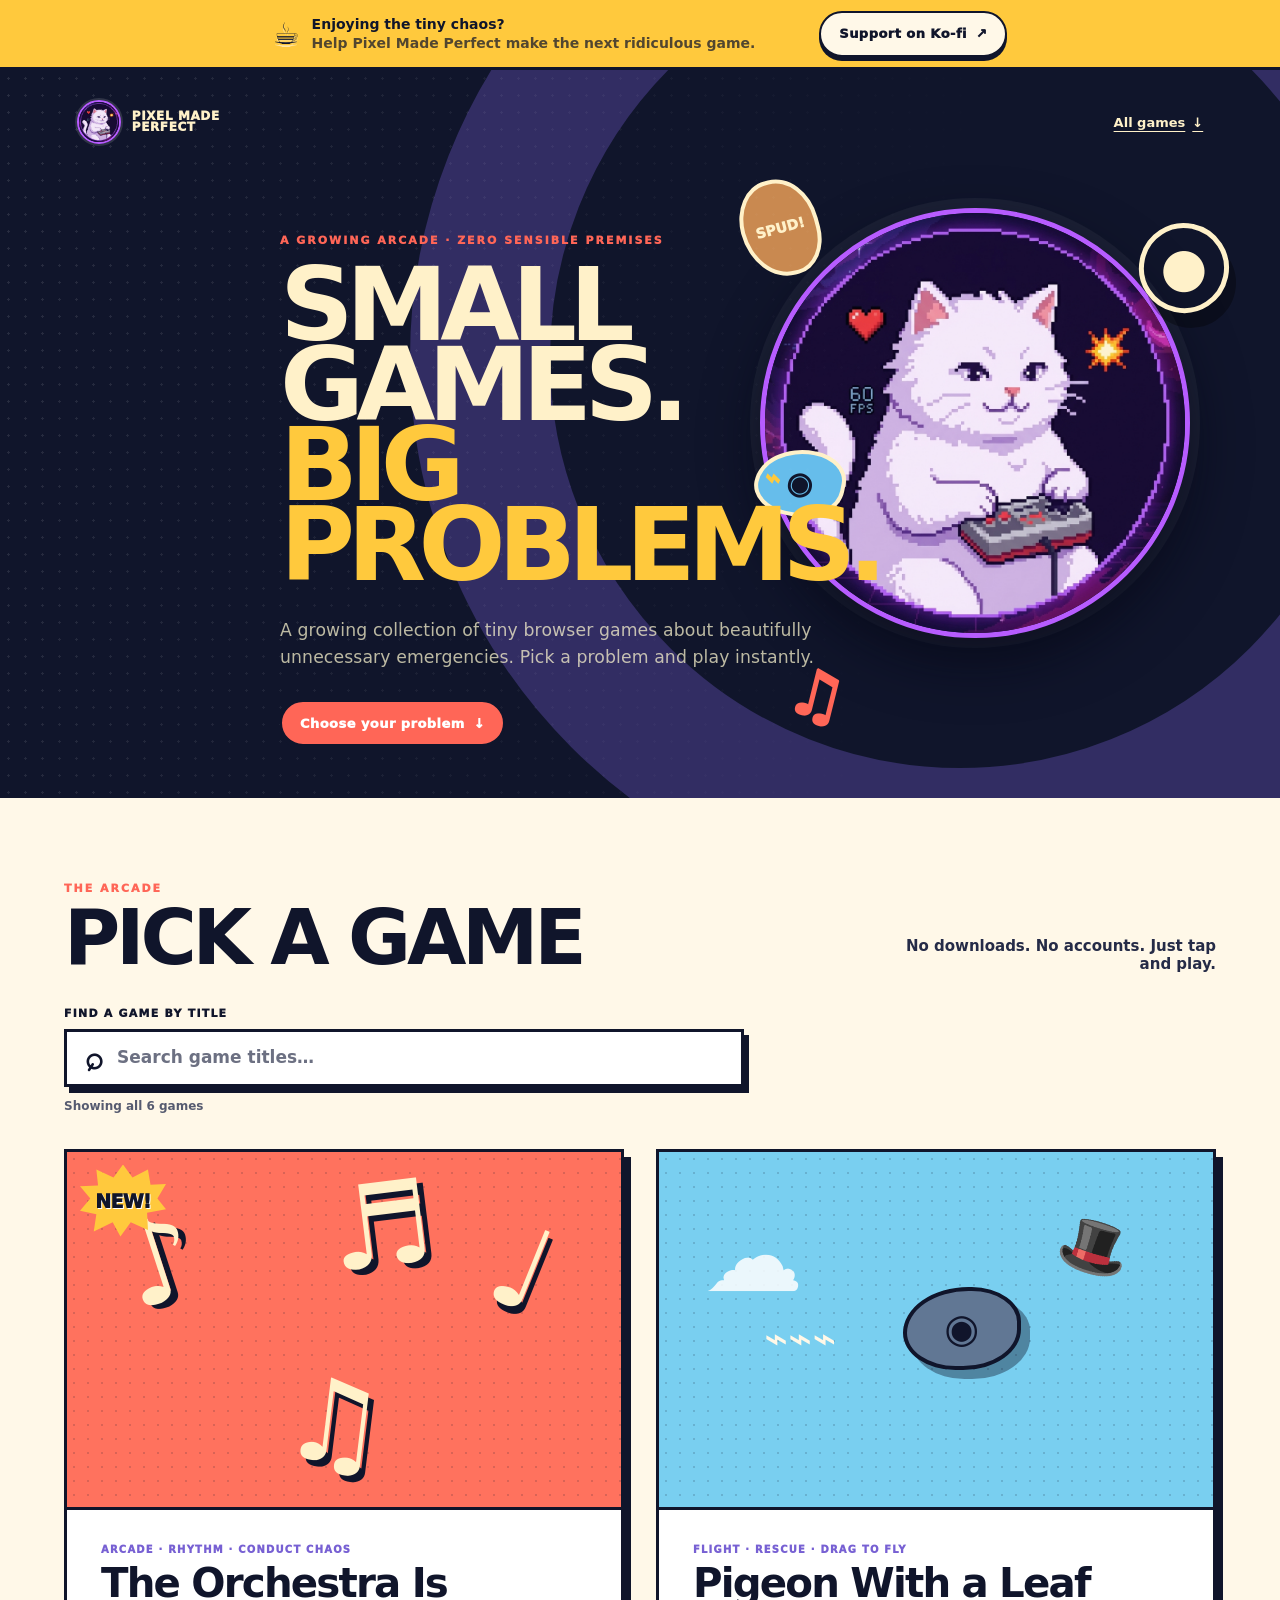
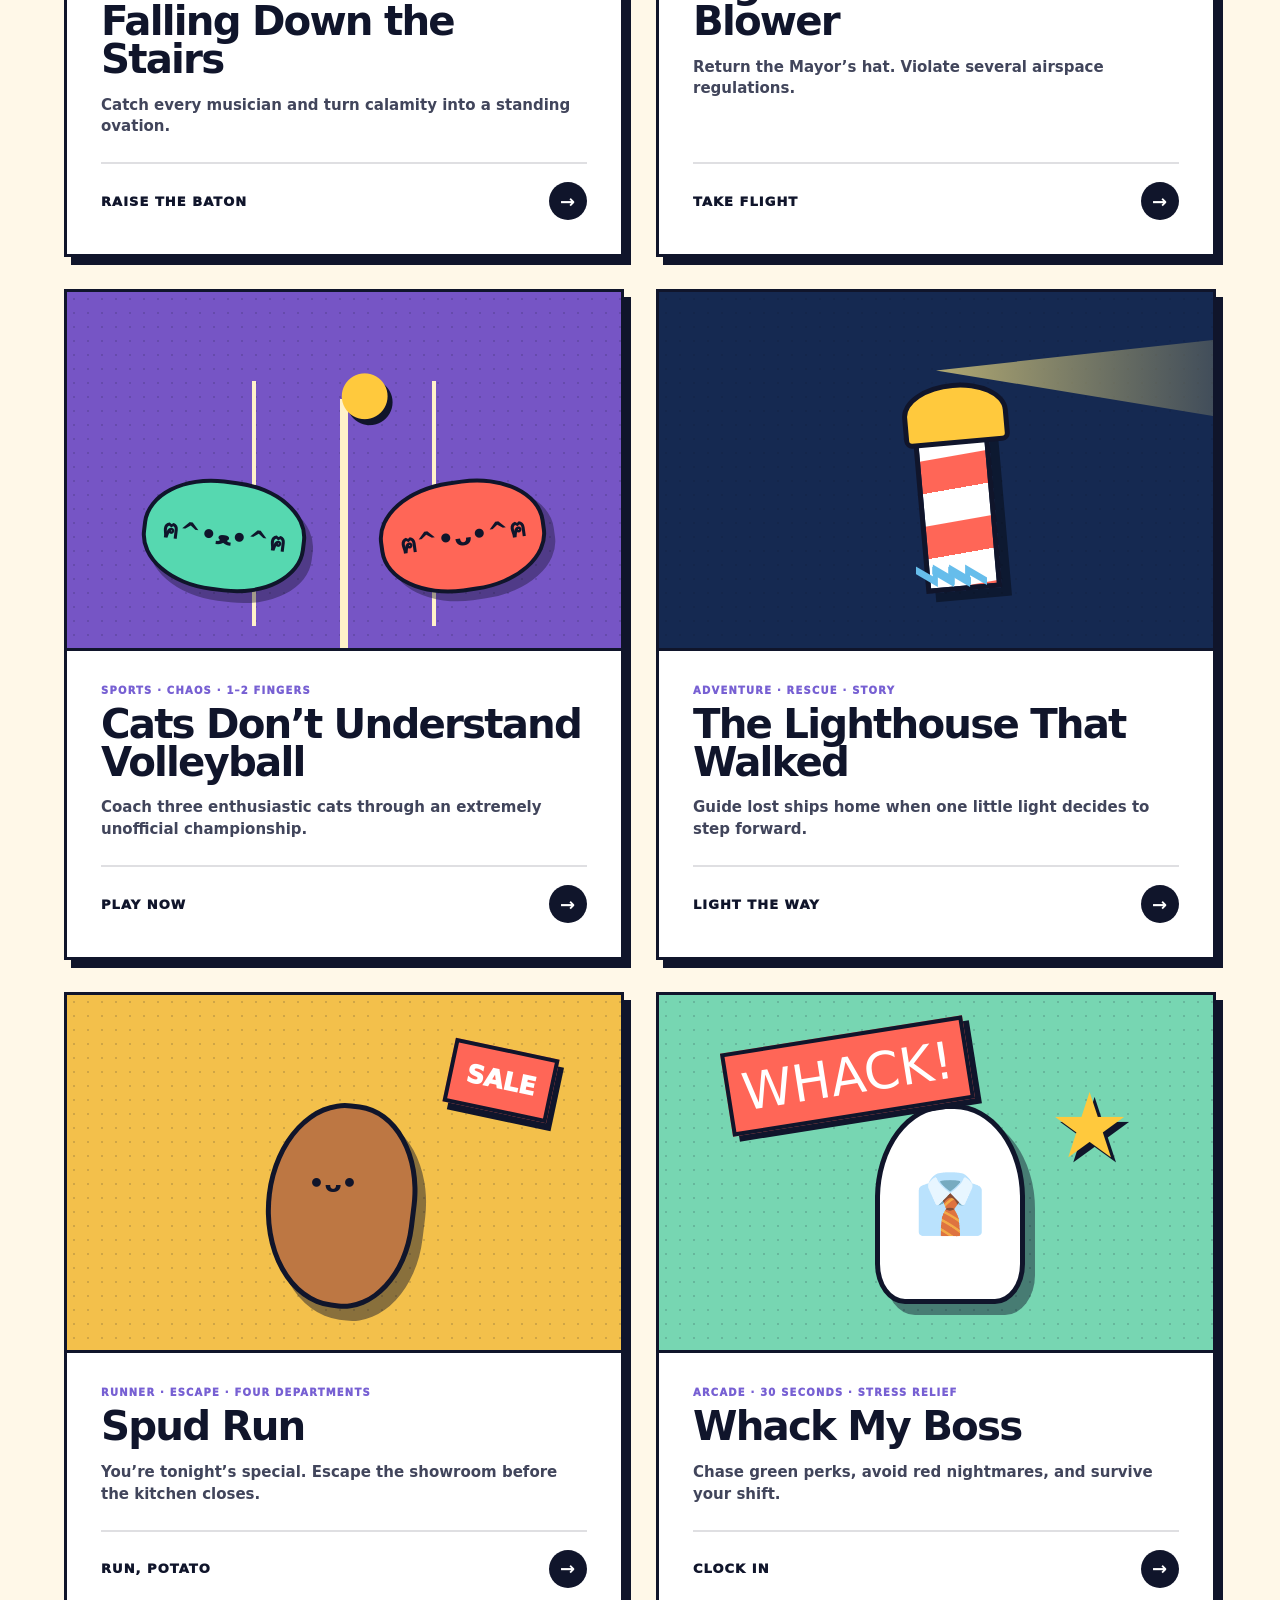
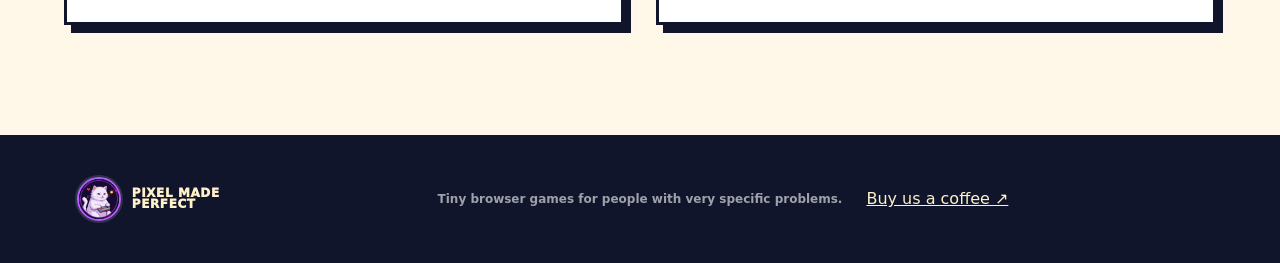
<file: index.html>
<!doctype html>
<html lang="en">
<head>
  <meta charset="utf-8">
  <meta name="viewport" content="width=device-width, initial-scale=1, viewport-fit=cover">
  <meta name="theme-color" content="#10152b">
  <meta name="description" content="A shelf of tiny, strange, fully playable browser games by Pixel Made Perfect.">
  <title>Pixel Made Perfect — Tiny Games, Big Problems</title>
  <link rel="stylesheet" href="styles.css?v=20260831">
</head>
<body>
  <a class="skip-link" href="#games">Skip to the games</a>

  <aside class="support-bar" aria-label="Support Pixel Made Perfect">
    <div class="support-copy">
      <span class="coffee" aria-hidden="true">☕</span>
      <p><strong>Enjoying the tiny chaos?</strong><span>Help Pixel Made Perfect make the next ridiculous game.</span></p>
    </div>
    <a class="kofi-button" href="https://ko-fi.com/pixelmadeperfect" target="_blank" rel="noopener noreferrer">
      Support on Ko‑fi <span aria-hidden="true">↗</span>
    </a>
  </aside>

  <header class="hero">
    <nav aria-label="Primary navigation">
      <a class="brand" href="./" aria-label="Pixel Made Perfect home">
        <img src="assets/pixel-made-perfect-logo.jpeg" width="48" height="48" alt="">
        <span>PIXEL MADE<br>PERFECT</span>
      </a>
      <a class="nav-link" href="#games">All games <span aria-hidden="true">↓</span></a>
    </nav>

    <div class="hero-copy">
      <p class="eyebrow">A GROWING ARCADE · ZERO SENSIBLE PREMISES</p>
      <h1>Small games.<br><em>Big problems.</em></h1>
      <p class="intro">A growing collection of tiny browser games about beautifully unnecessary emergencies. Pick a problem and play instantly.</p>
      <a class="hero-cta" href="#games">Choose your problem <span aria-hidden="true">↓</span></a>
    </div>

    <img class="hero-logo" src="assets/pixel-made-perfect-logo.jpeg" width="1024" height="1024" alt="Pixel Made Perfect’s white pixel-art cat holding a game controller">

    <div class="hero-chaos" aria-hidden="true">
      <span class="hero-ball">●</span>
      <span class="hero-potato">SPUD!</span>
      <span class="hero-pigeon">◉<i>⌁</i></span>
      <span class="hero-cat">ฅ^•ﻌ•^ฅ</span>
      <span class="hero-note">♫</span>
    </div>
  </header>

  <main id="games">
    <div class="section-heading">
      <div>
        <p class="eyebrow">THE ARCADE</p>
        <h2>Pick a game</h2>
      </div>
      <p>No downloads. No accounts. Just tap and play.</p>
    </div>

    <div class="game-search" role="search">
      <label for="gameSearch">Find a game by title</label>
      <div class="search-field">
        <span aria-hidden="true">⌕</span>
        <input id="gameSearch" type="search" placeholder="Search game titles…" autocomplete="off" spellcheck="false">
        <button id="clearSearch" type="button" aria-label="Clear game search" hidden>×</button>
      </div>
      <p id="searchStatus" class="search-status" aria-live="polite">Showing all 6 games</p>
    </div>

    <section class="game-grid" aria-label="Available games">
      <article class="game-card card-orchestra">
        <a class="game-link" href="the-orchestra-is-falling-down-the-stairs/" aria-label="Play The Orchestra Is Falling Down the Stairs — newest game">
          <div class="game-art">
            <div class="orchestra-scene" aria-hidden="true"><span>♪</span><b>♩</b><i>♫</i><em>♬</em></div>
          </div>
          <div class="game-copy">
            <p class="game-type">ARCADE · RHYTHM · CONDUCT CHAOS</p>
            <h3>The Orchestra Is Falling Down the Stairs</h3>
            <p>Catch every musician and turn calamity into a standing ovation.</p>
            <span class="play">Raise the baton <b aria-hidden="true">→</b></span>
          </div>
        </a>
      </article>

      <article class="game-card card-pigeon">
        <a class="game-link" href="pigeon-with-a-leaf-blower/" aria-label="Play Pigeon With a Leaf Blower">
          <div class="game-art">
            <div class="pigeon-scene" aria-hidden="true"><i>☁</i><b>◉</b><em>⌁⌁⌁</em><span>🎩</span></div>
          </div>
          <div class="game-copy">
            <p class="game-type">FLIGHT · RESCUE · DRAG TO FLY</p>
            <h3>Pigeon With a Leaf Blower</h3>
            <p>Return the Mayor’s hat. Violate several airspace regulations.</p>
            <span class="play">Take flight <b aria-hidden="true">→</b></span>
          </div>
        </a>
      </article>

      <article class="game-card card-cats">
        <a class="game-link" href="cats-dont-understand-volleyball/" aria-label="Play Cats Don’t Understand Volleyball">
          <div class="game-art">
            <div class="cats-scene" aria-hidden="true"><b>ฅ^•ﻌ•^ฅ</b><i></i><em>●</em><b>ฅ^•ᴗ•^ฅ</b></div>
          </div>
          <div class="game-copy">
            <p class="game-type">SPORTS · CHAOS · 1–2 FINGERS</p>
            <h3>Cats Don’t Understand Volleyball</h3>
            <p>Coach three enthusiastic cats through an extremely unofficial championship.</p>
            <span class="play">Play now <b aria-hidden="true">→</b></span>
          </div>
        </a>
      </article>

      <article class="game-card card-lighthouse">
        <a class="game-link" href="the-lighthouse-that-walked/" aria-label="Play The Lighthouse That Walked">
          <div class="game-art">
            <div class="lighthouse-scene" aria-hidden="true"><i></i><b></b><span>⌁⌁⌁</span></div>
          </div>
          <div class="game-copy">
            <p class="game-type">ADVENTURE · RESCUE · STORY</p>
            <h3>The Lighthouse That Walked</h3>
            <p>Guide lost ships home when one little light decides to step forward.</p>
            <span class="play">Light the way <b aria-hidden="true">→</b></span>
          </div>
        </a>
      </article>

      <article class="game-card card-spud">
        <a class="game-link" href="spud-run/" aria-label="Play Spud Run">
          <div class="game-art">
            <div class="spud-scene" aria-hidden="true"><i></i><b>•ᴗ•</b><span>SALE</span></div>
          </div>
          <div class="game-copy">
            <p class="game-type">RUNNER · ESCAPE · FOUR DEPARTMENTS</p>
            <h3>Spud Run</h3>
            <p>You’re tonight’s special. Escape the showroom before the kitchen closes.</p>
            <span class="play">Run, potato <b aria-hidden="true">→</b></span>
          </div>
        </a>
      </article>

      <article class="game-card card-boss">
        <a class="game-link" href="whack-my-boss/" aria-label="Play Whack My Boss">
          <div class="game-art">
            <div class="boss-scene" aria-hidden="true"><span>WHACK!</span><b>👔</b><i>★</i></div>
          </div>
          <div class="game-copy">
            <p class="game-type">ARCADE · 30 SECONDS · STRESS RELIEF</p>
            <h3>Whack My Boss</h3>
            <p>Chase green perks, avoid red nightmares, and survive your shift.</p>
            <span class="play">Clock in <b aria-hidden="true">→</b></span>
          </div>
        </a>
      </article>
    </section>
    <div id="noResults" class="no-results" hidden>
      <span aria-hidden="true">?</span>
      <h3>No game found</h3>
      <p>That particular emergency hasn’t happened yet.</p>
      <button id="resetSearch" type="button">Show all games</button>
    </div>
  </main>

  <footer>
    <a class="brand footer-brand" href="./"><img src="assets/pixel-made-perfect-logo.jpeg" width="44" height="44" alt=""><span>PIXEL MADE<br>PERFECT</span></a>
    <p>Tiny browser games for people with very specific problems.</p>
    <a href="https://ko-fi.com/pixelmadeperfect" target="_blank" rel="noopener noreferrer">Buy us a coffee ↗</a>
  </footer>
  <script src="search.js?v=20260831"></script>
</body>
</html>
</file>
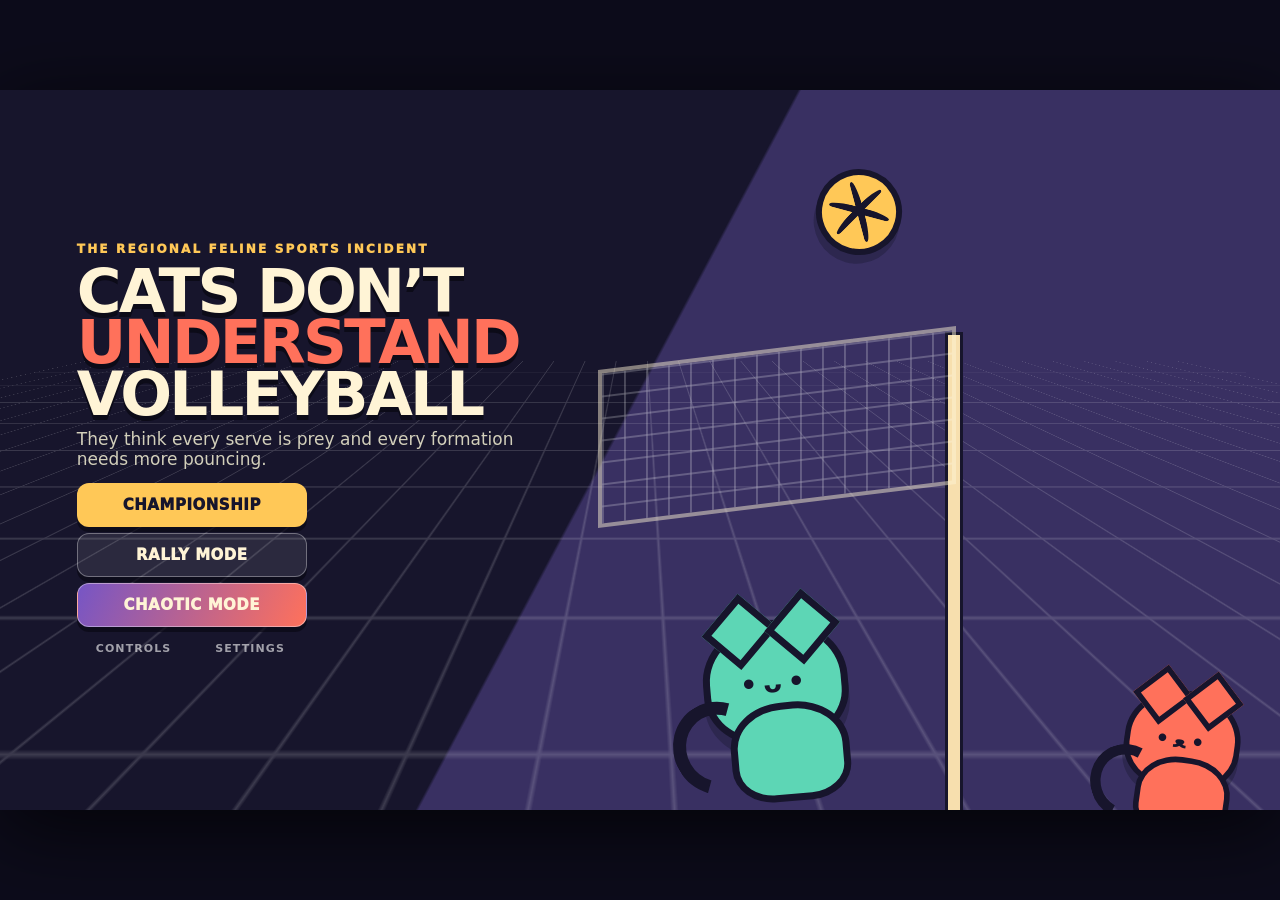
<file: cats-dont-understand-volleyball/index.html>
<!doctype html>
<html lang="en">
<head>
  <meta charset="utf-8">
  <meta name="viewport" content="width=device-width, initial-scale=1, minimum-scale=1, maximum-scale=1, user-scalable=no, viewport-fit=cover">
  <meta name="theme-color" content="#17152c">
  <meta name="description" content="Coach three enthusiastic cats through a tiny, extremely unofficial volleyball championship.">
  <link rel="icon" href="data:image/svg+xml,<svg xmlns=%22http://www.w3.org/2000/svg%22 viewBox=%220 0 100 100%22><text y=%22.9em%22 font-size=%2290%22>🐈</text></svg>">
  <title>Cats Don’t Understand Volleyball</title>
  <link rel="stylesheet" href="styles.css?v=20260828s">
</head>
<body>
  <main id="gameShell" class="game-shell" aria-label="Cats Don't Understand Volleyball game">
    <canvas id="game" width="960" height="540" aria-label="Cat volleyball court"></canvas>

    <section id="hud" class="hud hidden" aria-live="polite">
      <div class="scoreboard">
        <div><small>CATS</small><strong id="catScore">0</strong></div>
        <span><b id="setLabel">SET 1</b><i id="rallyLabel">RALLY 0</i></span>
        <div><small id="rivalName">PIGEONS</small><strong id="rivalScore">0</strong></div>
      </div>
      <div id="spikeMeter" class="zoomies-wrap">
        <span><i id="powerState">MEOW SPIKE</i> · <b id="activeCatName">MISO</b> SELECTED</span>
        <div class="zoomies-track"><i id="zoomiesFill"></i></div>
      </div>
      <div class="hud-buttons">
        <button id="switchButton" class="icon-button switch-button" aria-label="Switch controlled cat">↻<small>CAT</small></button>
        <button id="muteButton" class="icon-button" aria-label="Mute audio">♪</button>
        <button id="pauseButton" class="icon-button" aria-label="Pause game">Ⅱ</button>
      </div>
    </section>

    <div id="chaosRules" class="chaos-rules hidden" aria-live="polite"></div>

    <div id="callout" class="callout" aria-live="assertive"></div>
    <div id="matchMoment" class="match-moment" aria-live="assertive" aria-hidden="true">
      <small id="momentEyebrow">LINEUP CHANGE</small>
      <strong id="momentTitle">LUNA JOINS!</strong>
      <span id="momentText">She believes the net is a curtain.</span>
    </div>
    <div id="hint" class="hint hidden">FOLLOW THE LANDING PAW · POUNCE TO JUMP · POUNCE AGAIN TO SMASH</div>
    <div id="opponentCheat" class="opponent-cheat hidden" aria-live="assertive">
      <span id="cheatIcon">!</span>
      <div><b id="cheatTitle">RIVALS ARE CHEATING</b><small id="cheatText">Suspicious snack incoming</small></div>
    </div>
    <section id="titleOverlay" class="overlay title-overlay">
      <div class="title-art" aria-hidden="true">
        <div class="ball-art"><i></i><i></i><i></i></div>
        <div class="cat-art cat-a"><i class="ear"></i><i class="ear"></i><b>•ᴗ•</b></div>
        <div class="cat-art cat-b"><i class="ear"></i><i class="ear"></i><b>•ﻌ•</b></div>
        <div class="net-art"></div>
      </div>
      <div class="title-copy">
        <p class="eyebrow">THE REGIONAL FELINE SPORTS INCIDENT</p>
        <h1>CATS DON’T<br><em>UNDERSTAND</em><br>VOLLEYBALL</h1>
        <p class="tagline">They think every serve is prey and every formation needs more pouncing.</p>
        <div class="mode-buttons">
          <button id="startButton" class="primary-button">CHAMPIONSHIP</button>
          <button id="endlessButton" class="secondary-button">RALLY MODE</button>
          <button id="chaosButton" class="chaos-button">CHAOTIC MODE</button>
        </div>
        <div class="title-tools">
          <button id="controlsButton" class="text-button">CONTROLS</button>
          <button id="settingsButton" class="text-button">SETTINGS</button>
        </div>
      </div>
    </section>

    <section id="chaosSetupOverlay" class="overlay hidden" role="dialog" aria-modal="true" aria-labelledby="chaosSetupTitle">
      <div class="panel chaos-setup-panel">
        <p class="eyebrow">CHOOSE YOUR BAD DECISION</p>
        <h2 id="chaosSetupTitle">How Many Balls?</h2>
        <p>Every option still includes rotating cat rules. More balls means less time for anyone to pretend this is volleyball.</p>
        <div class="ball-choices" role="group" aria-label="Number of balls in Chaotic Mode">
          <button type="button" data-chaos-balls="1" aria-pressed="false">
            <span class="ball-preview">●</span><strong>1 BALL</strong><small>CALMISH</small>
          </button>
          <button type="button" data-chaos-balls="2" aria-pressed="true">
            <span class="ball-preview">● ●</span><strong>2 BALLS</strong><small>RECOMMENDED</small>
          </button>
          <button type="button" data-chaos-balls="3" aria-pressed="false">
            <span class="ball-preview">● ● ●</span><strong>3 BALLS</strong><small>FERAL</small>
          </button>
        </div>
        <div class="button-row">
          <button id="startChaosButton" class="chaos-button">RELEASE THE BALLS</button>
          <button id="cancelChaosButton" class="secondary-button">BACK</button>
        </div>
      </div>
    </section>

    <section id="briefOverlay" class="overlay hidden" role="dialog" aria-modal="true">
      <div class="panel brief-panel">
        <p id="briefEyebrow" class="eyebrow">SET ONE</p>
        <h2 id="briefTitle">BALL IS PREY</h2>
        <div id="briefMascot" class="brief-mascot">ฅ^•ﻌ•^ฅ</div>
        <p id="briefText">Use the joystick to move Miso directly, then press POUNCE to jump at the ball.</p>
        <div class="rule-card"><span id="briefRuleIcon">●</span><p id="briefRule">First to 3 points. The ball may touch your side once.</p></div>
        <button id="briefButton" class="primary-button">I BELIEVE IN MISO</button>
      </div>
    </section>

    <section id="pauseOverlay" class="overlay hidden" role="dialog" aria-modal="true">
      <div class="panel modal-panel">
        <p class="eyebrow">OFFICIAL CAT NAP</p>
        <h2>Game Paused</h2>
        <button id="resumeButton" class="primary-button">BACK TO THE COURT</button>
        <label class="range-label" for="volumeSlider">Volume <output id="volumeOutput">80%</output></label>
        <input id="volumeSlider" type="range" min="0" max="100" value="80">
        <label class="toggle"><span>Gentle camera motion</span><input id="motionToggle" type="checkbox"></label>
        <button id="restartButton" class="secondary-button">RESTART SET</button>
        <button id="quitButton" class="text-button">RETURN TO TITLE</button>
      </div>
    </section>

    <section id="resultsOverlay" class="overlay hidden" role="dialog" aria-modal="true">
      <div class="panel results-panel">
        <p id="resultsEyebrow" class="eyebrow">MATCH COMPLETE</p>
        <h2 id="resultsTitle">Miso Has Learned Nothing</h2>
        <p id="resultsText">But the ball crossed the net, and the judges are technically required to count it.</p>
        <div class="stats">
          <div><strong id="statRally">0</strong><span>best rally</span></div>
          <div><strong id="statPerfect">0</strong><span>perfect contacts</span></div>
          <div><strong id="statCombos">0</strong><span>accidental plays</span></div>
          <div><strong id="statSmashes">0</strong><span>smashes</span></div>
          <div><strong id="statBlocks">0</strong><span>blocks</span></div>
          <div><strong id="statStyle">C</strong><span>coach grade</span></div>
        </div>
        <p id="resultsNote" class="results-note">Miso remains convinced the ball is prey.</p>
        <div class="button-row">
          <button id="resultsButton" class="primary-button">CONTINUE</button>
          <button id="resultsTitleButton" class="secondary-button">BACK TO TITLE</button>
        </div>
      </div>
    </section>

    <section id="finalOverlay" class="overlay final-overlay hidden" role="dialog" aria-modal="true">
      <div class="confetti" aria-hidden="true"></div>
      <div class="panel final-panel">
        <p class="eyebrow">CHAMPIONS, SOMEHOW</p>
        <h2>THEY INVENTED<br><em>CATLEYBALL</em></h2>
        <div class="trophy-cats" aria-hidden="true"><span>ฅ^•ﻌ•^ฅ</span><b>🏆</b><span>ฅ^•ﻌ•^ฅ</span></div>
        <p>The trophy is warm, enclosed, and exactly cat-sized. The team immediately falls asleep inside it.</p>
        <div class="stats final-stats">
          <div><strong id="finalRally">0</strong><span>best rally</span></div>
          <div><strong id="finalGrade">A</strong><span>final grade</span></div>
          <div><strong id="finalTime">0:00</strong><span>coach time</span></div>
        </div>
        <div class="button-row">
          <button id="finalTitleButton" class="primary-button">BACK TO TITLE</button>
        </div>
      </div>
    </section>

    <section id="settingsOverlay" class="overlay hidden" role="dialog" aria-modal="true">
      <div class="panel modal-panel">
        <p class="eyebrow">CLUBHOUSE</p>
        <h2>Settings</h2>
        <label class="range-label" for="titleVolumeSlider">Volume <output id="titleVolumeOutput">80%</output></label>
        <input id="titleVolumeSlider" type="range" min="0" max="100" value="80">
        <label class="toggle"><span>Gentle camera motion</span><input id="titleMotionToggle" type="checkbox"></label>
        <button id="closeSettingsButton" class="primary-button">DONE</button>
      </div>
    </section>

    <section id="controlsOverlay" class="overlay hidden" role="dialog" aria-modal="true" aria-labelledby="controlsTitle">
      <div class="panel controls-panel">
        <p class="eyebrow">THE COACH’S CLIPBOARD</p>
        <h2 id="controlsTitle">How to Herd the Team</h2>
        <div class="controls-grid">
          <article>
            <h3>Touch Controls</h3>
            <ul>
              <li><b>Move:</b> drag the joystick left or right.</li>
              <li><b>Pounce:</b> press POUNCE while moving—the controls support two fingers.</li>
              <li><b>Smash:</b> press POUNCE again while airborne and close to a high ball.</li>
              <li><b>Block:</b> press POUNCE at the net as an opponent’s shot arrives.</li>
              <li><b>Switch:</b> tap a teammate or the <b>↻ CAT</b> button.</li>
            </ul>
          </article>
          <article>
            <h3>Desktop Controls</h3>
            <ul>
              <li><b>Move:</b> hold <kbd>A</kbd>/<kbd>D</kbd> or <kbd>←</kbd>/<kbd>→</kbd>. Mouse dragging also works.</li>
              <li><b>Pounce / Smash:</b> <kbd>Space</kbd>, <kbd>W</kbd>, <kbd>↑</kbd>, or left-click the court.</li>
              <li><b>Switch:</b> <kbd>Q</kbd>, <kbd>Tab</kbd>, click a teammate, or use <b>↻ CAT</b>.</li>
              <li><b>Pause:</b> <kbd>Esc</kbd> or the pause button.</li>
            </ul>
          </article>
        </div>
        <div class="controls-cues">
          <b>READ THE COURT</b>
          <span>The landing paw predicts the ball. Clean hits, blocks, and accidental setups build MEOW SPIKE; mistakes drain it. At 100%, ULTRA locks in until your next smash. Stronger rivals may throw suspicious food—watch the warning banner.</span>
        </div>
        <button id="closeControlsButton" class="primary-button">GOT IT, PROBABLY</button>
      </div>
    </section>

    <section id="confirmOverlay" class="overlay hidden" role="dialog" aria-modal="true">
      <div class="panel modal-panel">
        <p class="eyebrow">ABANDON THIS SET?</p>
        <h2>Return to title?</h2>
        <p>Your completed sets stay saved. The current set will restart.</p>
        <div class="button-row">
          <button id="confirmQuitButton" class="danger-button">YES, LEAVE</button>
          <button id="cancelQuitButton" class="secondary-button">KEEP PLAYING</button>
        </div>
      </div>
    </section>

  </main>
  <section id="touchControls" class="touch-controls hidden" aria-label="Touch controls">
    <div id="moveStick" class="touch-stick" role="group" aria-label="Movement joystick">
      <span aria-hidden="true">◀</span>
      <div id="moveKnob" class="touch-knob" aria-hidden="true"></div>
      <span aria-hidden="true">▶</span>
    </div>
    <button id="touchPounceButton" class="touch-pounce" type="button" aria-label="Pounce, smash, or block">
      <span aria-hidden="true">↑</span><b>POUNCE</b><small>SMASH · BLOCK</small>
    </button>
  </section>
  <section id="rotateOverlay" class="rotate-overlay" aria-live="polite">
    <div class="rotate-cat">ฅ↻ﻌ↻ฅ</div>
    <h2>Rotate the court</h2>
    <p>Cats only misunderstand volleyball in landscape.</p>
  </section>
  <script src="game.js?v=20260828s"></script>
</body>
</html>
</file>
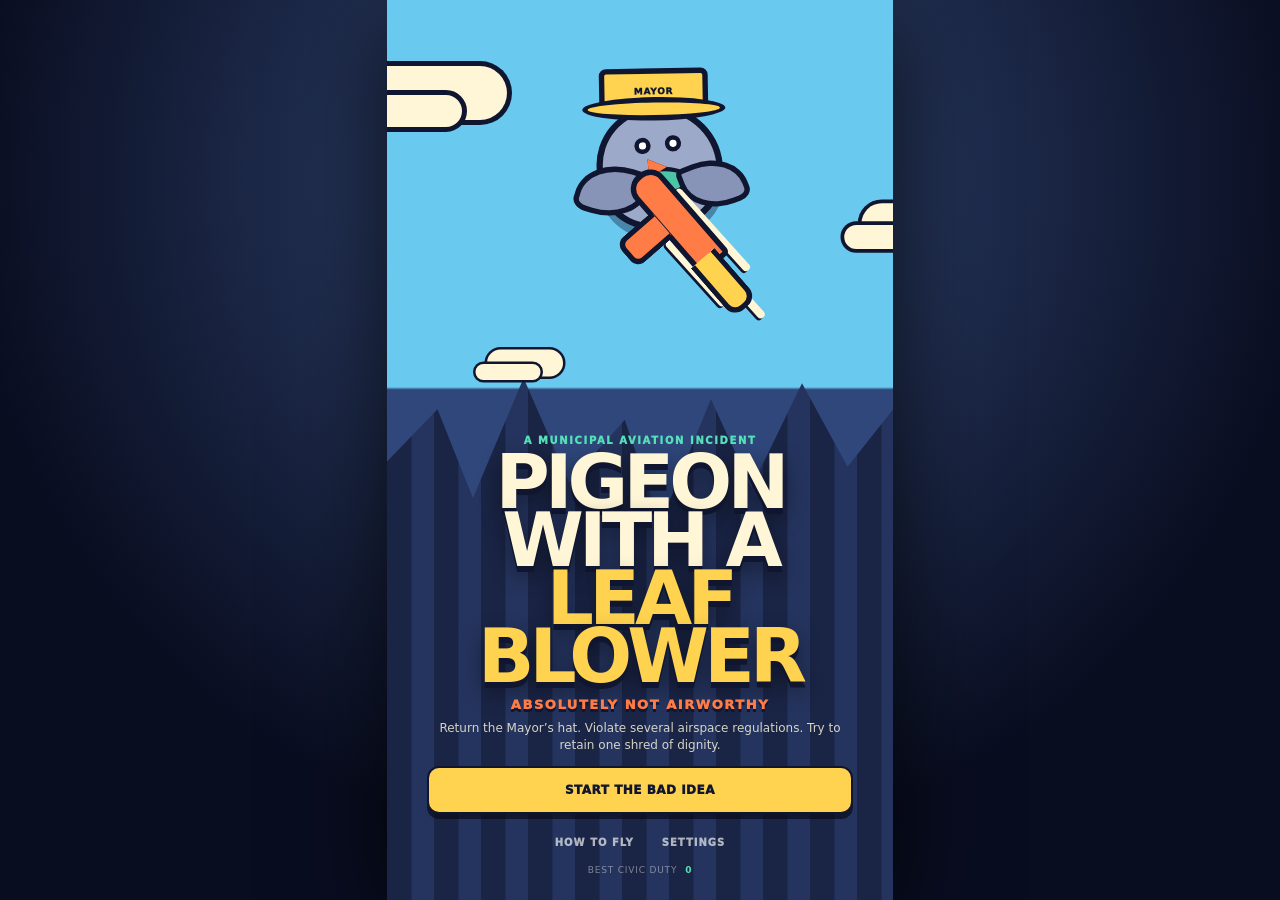
<file: pigeon-with-a-leaf-blower/index.html>
<!doctype html>
<html lang="en">
<head>
  <meta charset="utf-8">
  <meta name="viewport" content="width=device-width, initial-scale=1, maximum-scale=1, user-scalable=no, viewport-fit=cover">
  <meta name="theme-color" content="#10162f">
  <meta name="description" content="A tiny game about a pigeon whose aviation license is a leaf blower.">
  <title>Pigeon With a Leaf Blower: Absolutely Not Airworthy</title>
  <link rel="stylesheet" href="styles.css?v=20260829e">
</head>
<body>
  <main id="gameShell" class="game-shell" aria-label="Pigeon With a Leaf Blower game">
    <canvas id="game" width="540" height="960" aria-label="Vertical flying arcade game"></canvas>

    <section id="hud" class="hud hidden" aria-live="polite">
      <div class="altitude"><small>ALTITUDE</small><strong><span id="altitudeValue">0</span>m</strong></div>
      <div class="mission"><small id="districtLabel">LAUNDRY DISTRICT</small><b id="objectiveLabel">RECLAIM THE MAYOR'S HAT</b></div>
      <div class="hud-actions">
        <button id="muteButton" class="icon-button" aria-label="Mute sound">♪</button>
        <button id="pauseButton" class="icon-button" aria-label="Pause game">Ⅱ</button>
      </div>
      <div class="meter battery-meter"><span>LEAF JUICE</span><i><b id="batteryFill"></b></i></div>
      <div class="meter dignity-meter"><span>DIGNITY</span><i><b id="healthFill"></b></i></div>
      <div id="combo" class="combo hidden"><small>CIVIC DUTY</small><strong>x<span id="comboValue">2</span></strong></div>
    </section>

    <div id="toast" class="toast" aria-live="assertive"></div>
    <div id="pointerHint" class="pointer-hint hidden">DRAG THE WAY YOU WANT TO FLY</div>

    <section id="titleOverlay" class="overlay title-overlay">
      <div class="title-clouds" aria-hidden="true"><i></i><i></i><i></i></div>
      <div class="title-hero" aria-hidden="true">
        <div class="gust-lines"><i></i><i></i><i></i></div>
        <div class="blower-art"><span></span></div>
        <div class="pigeon-art"><i></i><b>•</b><b>•</b><em>▲</em></div>
        <div class="mayor-hat">MAYOR</div>
      </div>
      <div class="title-copy">
        <p class="eyebrow">A MUNICIPAL AVIATION INCIDENT</p>
        <h1>PIGEON<br>WITH A<br><em>LEAF BLOWER</em></h1>
        <p class="subtitle">ABSOLUTELY NOT AIRWORTHY</p>
        <p class="tagline">Return the Mayor’s hat. Violate several airspace regulations. Try to retain one shred of dignity.</p>
        <button id="startButton" class="primary-button">START THE BAD IDEA</button>
        <button id="continueButton" class="secondary-button hidden">CONTINUE FROM <span id="continueAltitude">0</span>m</button>
        <div class="title-tools">
          <button id="howButton" class="text-button">HOW TO FLY</button>
          <button id="settingsButton" class="text-button">SETTINGS</button>
        </div>
        <div class="best-line"><span>BEST CIVIC DUTY</span><b id="bestScore">0</b></div>
      </div>
    </section>

    <section id="briefOverlay" class="overlay hidden" role="dialog" aria-modal="true">
      <div class="panel brief-panel">
        <p class="eyebrow">OFFICIAL MISSION BRIEF</p>
        <div class="brief-icon">🧢</div>
        <h2>THE MAYOR’S HAT<br>IS ON YOUR HEAD</h2>
        <p>City Hall is 1,500 metres up. Nobody checked that measurement. Fly there anyway.</p>
        <div class="instruction-card">
          <div><span>☝</span><p><b>DRAG</b> the way you want to fly.</p></div>
          <div><span>⌁</span><p>Your blower points backward and <b>shoves obstacles away.</b></p></div>
          <div><span>⚡</span><p>Release to refill <b>Leaf Juice.</b></p></div>
        </div>
        <p class="tiny-note">Keyboard: WASD or arrow keys · Release movement to recharge</p>
        <button id="briefButton" class="primary-button">UNDERSTOOD NOTHING</button>
      </div>
    </section>

    <section id="howOverlay" class="overlay hidden" role="dialog" aria-modal="true">
      <div class="panel">
        <p class="eyebrow">EXTREMELY REAL PILOT SCHOOL</p>
        <h2>Point. Blast. Regret.</h2>
        <div class="how-grid">
          <article><span>1</span><h3>DRAG TO FLY</h3><p>Drag in any direction. The pigeon accelerates that way; the blower fires behind you.</p></article>
          <article><span>2</span><h3>WEAPONISED WIND</h3><p>Push red hazards away. Blast harmless junk for points and a growing combo.</p></article>
          <article><span>3</span><h3>PULSE THE THROTTLE</h3><p>Leaf Juice refills whenever you stop blasting. Short controlled bursts beat panic.</p></article>
        </div>
        <p class="tiny-note">Desktop: WASD / arrows · P pauses · M mutes</p>
        <button id="closeHowButton" class="primary-button">LET ME FLY</button>
      </div>
    </section>

    <section id="pauseOverlay" class="overlay hidden" role="dialog" aria-modal="true">
      <div class="panel pause-panel">
        <p class="eyebrow">UNSCHEDULED POWER NAP</p>
        <h2>Paused Mid-Regret</h2>
        <button id="resumeButton" class="primary-button">RESUME INCIDENT</button>
        <label class="range-label" for="volumeSlider">Volume <output id="volumeOutput">75%</output></label>
        <input id="volumeSlider" type="range" min="0" max="100" value="75">
        <label class="toggle"><span>Gentle camera motion</span><input id="motionToggle" type="checkbox"></label>
        <button id="restartButton" class="secondary-button">RESTART CHECKPOINT</button>
        <button id="quitButton" class="text-button">RETURN TO TITLE</button>
      </div>
    </section>

    <section id="crashOverlay" class="overlay hidden" role="dialog" aria-modal="true">
      <div class="panel crash-panel">
        <p class="eyebrow">AVIATION REPORT FILED</p>
        <div class="crash-stamp">MOSTLY<br>FEATHERS</div>
        <h2 id="crashTitle">Gravity Has Submitted Feedback</h2>
        <p id="crashText">The hat survived. Your professional reputation did not.</p>
        <div class="stats">
          <div><strong id="crashAltitude">0m</strong><span>altitude</span></div>
          <div><strong id="crashScore">0</strong><span>civic duty</span></div>
          <div><strong id="crashDeflects">0</strong><span>things yelled at</span></div>
        </div>
        <button id="retryButton" class="primary-button">RETRY CHECKPOINT</button>
        <button id="crashTitleButton" class="secondary-button">BACK TO TITLE</button>
      </div>
    </section>

    <section id="finalOverlay" class="overlay final-overlay hidden" role="dialog" aria-modal="true">
      <div class="panel final-panel">
        <p class="eyebrow">CITY HALL INCIDENT RESOLVED</p>
        <div class="final-hat">MAYOR</div>
        <h2>THE HAT IS HOME.<br><em>THE PIGEON IS PROMOTED.</em></h2>
        <p>The Mayor awards you the Golden Breadcrumb for “services to wind, hats, and deeply questionable aviation.”</p>
        <div class="stats">
          <div><strong id="finalScore">0</strong><span>civic duty</span></div>
          <div><strong id="finalDeflects">0</strong><span>junk blasted</span></div>
          <div><strong id="finalTime">0:00</strong><span>flight time</span></div>
        </div>
        <p id="rankLine" class="rank-line">RANK: LICENSE-ADJACENT</p>
        <button id="replayButton" class="primary-button">FLY THE BAD IDEA AGAIN</button>
        <button id="finalTitleButton" class="secondary-button">BACK TO TITLE</button>
      </div>
    </section>

    <section id="settingsOverlay" class="overlay hidden" role="dialog" aria-modal="true">
      <div class="panel pause-panel">
        <p class="eyebrow">HANGAR SETTINGS</p>
        <h2>Fine-Tune the Nonsense</h2>
        <label class="range-label" for="titleVolumeSlider">Volume <output id="titleVolumeOutput">75%</output></label>
        <input id="titleVolumeSlider" type="range" min="0" max="100" value="75">
        <label class="toggle"><span>Gentle camera motion</span><input id="titleMotionToggle" type="checkbox"></label>
        <button id="closeSettingsButton" class="primary-button">DONE</button>
      </div>
    </section>

    <div id="rotateOverlay" class="rotate-overlay hidden">
      <div class="phone-icon">↻</div>
      <h2>ROTATE TO PORTRAIT</h2>
      <p>The pigeon requires a suspiciously tall runway.</p>
    </div>
  </main>
  <script src="game.js?v=20260829d"></script>
</body>
</html>
</file>
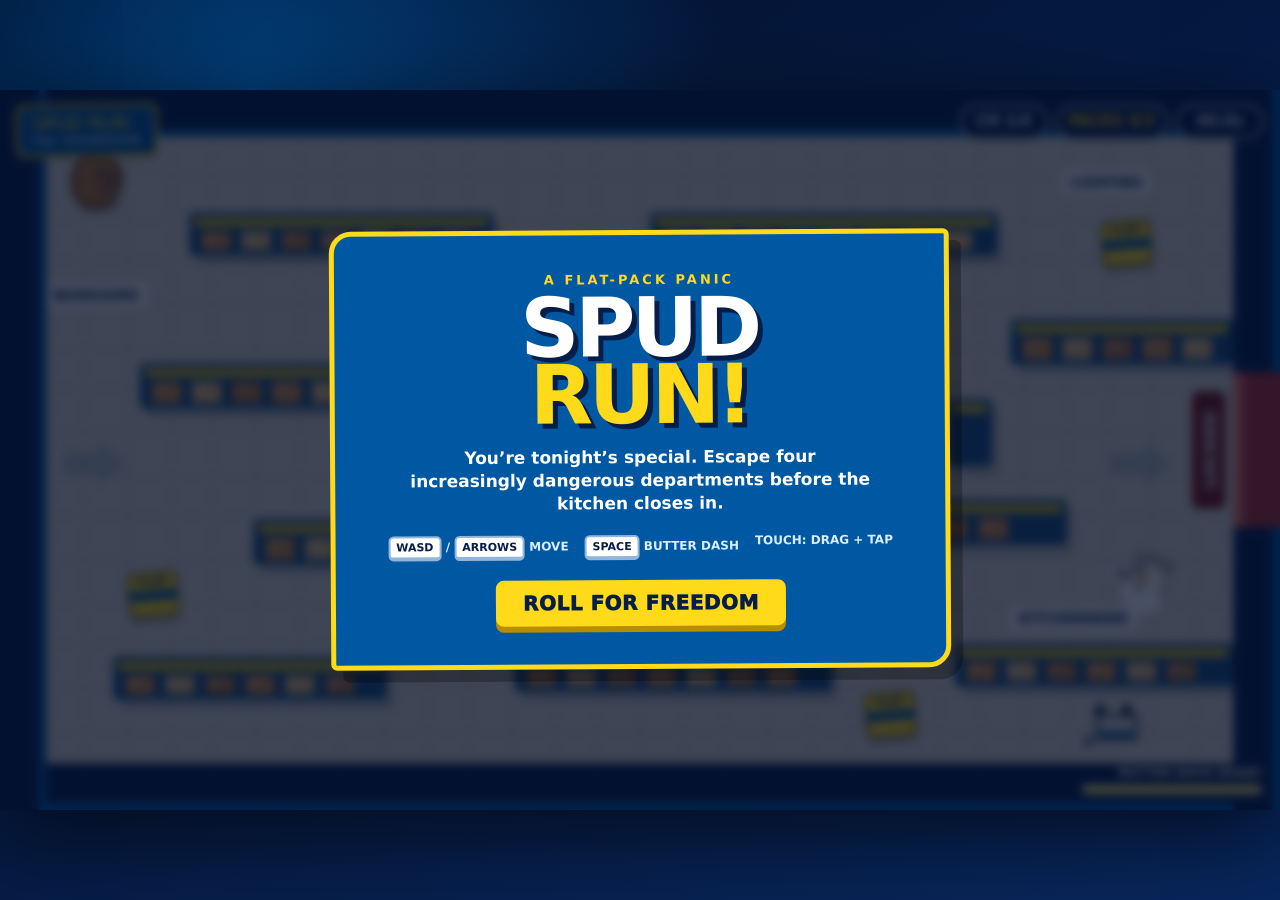
<file: spud-run/index.html>
<!doctype html>
<html lang="en">
<head>
  <meta charset="utf-8">
  <meta name="viewport" content="width=device-width, initial-scale=1, viewport-fit=cover">
  <meta name="theme-color" content="#071d49">
  <title>Spud Run — Escape the Showroom</title>
  <style>
    :root {
      --blue: #0058a3;
      --navy: #071d49;
      --yellow: #ffda1a;
      --cream: #fff7d6;
      --orange: #f07818;
      --ink: #06132c;
    }

    * { box-sizing: border-box; }

    html, body {
      width: 100%;
      height: 100%;
      margin: 0;
      overflow: hidden;
      background: var(--navy);
      color: white;
      font-family: "Arial Black", Impact, system-ui, sans-serif;
      touch-action: none;
      user-select: none;
    }

    body {
      display: grid;
      place-items: center;
      min-height: -webkit-fill-available;
      background:
        radial-gradient(circle at 20% 10%, rgba(0, 88, 163, .6), transparent 36%),
        linear-gradient(150deg, #03102b 0%, #08265c 100%);
    }

    .game-shell {
      position: relative;
      width: min(100vw, calc(100vh * 16 / 9));
      height: min(100vh, calc(100vw * 9 / 16));
      aspect-ratio: 16 / 9;
      overflow: hidden;
      background: #d9d3c4;
      box-shadow: 0 24px 80px rgba(0,0,0,.6);
    }

    canvas {
      display: block;
      width: 100%;
      height: 100%;
      cursor: crosshair;
    }

    .topbar {
      position: absolute;
      top: 14px;
      left: 16px;
      right: 16px;
      display: flex;
      justify-content: space-between;
      align-items: flex-start;
      pointer-events: none;
      filter: drop-shadow(0 3px 0 rgba(0,0,0,.25));
    }

    .brand {
      padding: 7px 13px 8px;
      border: 3px solid var(--yellow);
      border-radius: 8px;
      background: var(--blue);
      color: var(--yellow);
      font-size: clamp(12px, 2vw, 20px);
      line-height: .9;
      letter-spacing: -1px;
      transform: rotate(-1deg);
    }

    .brand small {
      display: block;
      margin-top: 5px;
      color: white;
      font: 700 clamp(6px, .8vw, 9px)/1 system-ui, sans-serif;
      letter-spacing: 2px;
    }

    .hud {
      display: flex;
      gap: 8px;
      align-items: center;
      font: 900 clamp(9px, 1.45vw, 15px)/1 system-ui, sans-serif;
    }

    .pill {
      min-width: 88px;
      padding: 8px 11px;
      border: 2px solid rgba(255,255,255,.8);
      border-radius: 999px;
      background: rgba(7,29,73,.92);
      text-align: center;
    }

    .pill.parts { color: var(--yellow); }
    .pill.time.danger { color: #ff785e; animation: pulse .55s infinite alternate; }
    @keyframes pulse { to { transform: scale(1.07); } }

    .dash-meter {
      position: absolute;
      right: 18px;
      bottom: 16px;
      width: clamp(110px, 18vw, 180px);
      pointer-events: none;
      font: 900 clamp(8px, 1.2vw, 12px)/1 system-ui, sans-serif;
      text-align: right;
      text-shadow: 0 2px 0 #000;
    }

    .meter-track {
      height: 9px;
      margin-top: 6px;
      overflow: hidden;
      border: 2px solid white;
      border-radius: 99px;
      background: #10224a;
    }

    .meter-fill {
      width: 100%;
      height: 100%;
      background: var(--yellow);
      transform-origin: left;
    }

    .overlay {
      position: absolute;
      inset: 0;
      display: grid;
      place-items: center;
      padding: 24px;
      background: rgba(3, 14, 41, .73);
      backdrop-filter: blur(5px);
      transition: opacity .2s ease;
      overflow-y: auto;
      -webkit-overflow-scrolling: touch;
    }

    .overlay.hidden { opacity: 0; pointer-events: none; }

    .card {
      width: min(620px, 92%);
      padding: clamp(22px, 4vw, 38px);
      border: 5px solid var(--yellow);
      border-radius: 22px 6px 22px 6px;
      background: var(--blue);
      box-shadow: 12px 12px 0 rgba(0,0,0,.28);
      text-align: center;
      transform: rotate(-.35deg);
    }

    .eyebrow {
      margin: 0 0 8px;
      color: var(--yellow);
      font: 900 clamp(10px, 1.3vw, 13px)/1 system-ui, sans-serif;
      letter-spacing: 3px;
      text-transform: uppercase;
    }

    h1 {
      margin: 0;
      color: white;
      font-size: clamp(38px, 8vw, 82px);
      line-height: .82;
      letter-spacing: -4px;
      text-transform: uppercase;
      text-shadow: 5px 5px 0 var(--navy);
    }

    h1 span { color: var(--yellow); }

    .tagline {
      max-width: 470px;
      margin: 18px auto 20px;
      font: 700 clamp(12px, 1.8vw, 17px)/1.35 system-ui, sans-serif;
    }

    .howto {
      display: flex;
      justify-content: center;
      gap: 8px 16px;
      flex-wrap: wrap;
      margin: 0 0 20px;
      color: #dbeeff;
      font: 700 clamp(9px, 1.35vw, 12px)/1 system-ui, sans-serif;
    }

    kbd {
      display: inline-block;
      min-width: 24px;
      padding: 4px 6px;
      border: 2px solid #92b6d9;
      border-bottom-width: 4px;
      border-radius: 5px;
      background: #fff;
      color: var(--navy);
      font: 900 11px/1 system-ui, sans-serif;
    }

    button {
      appearance: none;
      padding: 13px 27px;
      border: 0;
      border-radius: 8px;
      background: var(--yellow);
      color: var(--navy);
      box-shadow: 0 6px 0 #b98d00;
      font: 1000 clamp(14px, 2.1vw, 20px)/1 system-ui, sans-serif;
      letter-spacing: .5px;
      cursor: pointer;
      transform: translateY(0);
    }

    button:hover { filter: brightness(1.08); }
    button:active { transform: translateY(5px); box-shadow: 0 1px 0 #b98d00; }

    .result-title { font-size: clamp(34px, 7vw, 68px); }
    .result-copy { margin-bottom: 6px; }
    .scoreline { margin: 7px 0 22px; color: var(--yellow); font-size: clamp(14px, 2vw, 20px); }

    .touch-controls {
      position: absolute;
      left: 16px;
      bottom: 14px;
      display: none;
      width: 112px;
      height: 112px;
      border: 2px solid rgba(255,255,255,.24);
      border-radius: 50%;
      background: rgba(7,29,73,.26);
      pointer-events: none;
    }

    .stick {
      position: absolute;
      left: 36px;
      top: 36px;
      width: 40px;
      height: 40px;
      border: 2px solid rgba(255,255,255,.8);
      border-radius: 50%;
      background: rgba(255,218,26,.8);
    }

    .rotate-note {
      display: none;
      position: fixed;
      inset: 0;
      z-index: 50;
      place-items: center;
      padding: 30px;
      background: var(--navy);
      color: var(--yellow);
      text-align: center;
      font-size: 22px;
    }

    @supports (height: 100dvh) {
      html, body { height: 100dvh; }
      .game-shell {
        width: min(100vw, calc(100dvh * 16 / 9));
        height: min(100dvh, calc(100vw * 9 / 16));
      }
    }

    /* On phones the HUD owns a real row; it never covers the canvas. */
    @media (pointer: coarse) and (orientation: landscape) {
      .game-shell {
        width: min(
          calc(100vw - env(safe-area-inset-left, 0px) - env(safe-area-inset-right, 0px)),
          calc((100dvh - 34px) * 16 / 9)
        );
        height: auto;
        aspect-ratio: auto;
        display: grid;
        grid-template-rows: 34px auto;
      }

      canvas {
        grid-row: 2;
        width: 100%;
        height: auto;
        min-height: 0;
      }

      .topbar {
        position: relative;
        z-index: 5;
        grid-row: 1;
        top: auto;
        left: auto;
        right: auto;
        width: 100%;
        height: 34px;
        align-items: center;
        padding: 0 10px;
        border-bottom: 2px solid var(--yellow);
        background: var(--navy);
        filter: none;
        box-shadow: none;
      }

      .brand {
        padding: 0;
        border: 0;
        background: transparent;
        font-size: 11px;
        line-height: 1;
        transform: none;
        white-space: nowrap;
      }

      .brand small { display: none; }
      .hud { gap: 5px; font-size: 9px; }
      .pill {
        min-width: 58px;
        padding: 4px 7px;
        border-width: 1px;
        background: var(--blue);
      }

      .overlay { top: 34px; }
    }

    /* Safari's bars can leave less than 360px of usable landscape height. */
    @media (pointer: coarse) and (orientation: landscape) and (max-height: 450px) {
      .overlay {
        padding:
          max(6px, env(safe-area-inset-top))
          max(10px, env(safe-area-inset-right))
          max(8px, env(safe-area-inset-bottom))
          max(10px, env(safe-area-inset-left));
      }

      .card {
        width: min(560px, 88%);
        max-height: 100%;
        padding: 10px 18px 12px;
        border-width: 3px;
        border-radius: 14px 5px 14px 5px;
        box-shadow: 6px 6px 0 rgba(0,0,0,.28);
        overflow-y: auto;
      }

      .eyebrow { margin-bottom: 4px; font-size: 8px; letter-spacing: 2px; }
      h1 { font-size: clamp(34px, 13vh, 48px); line-height: .78; letter-spacing: -2px; text-shadow: 3px 3px 0 var(--navy); }
      .tagline { max-width: 510px; margin: 7px auto 8px; font-size: clamp(9px, 3.2vh, 12px); line-height: 1.18; }
      .howto { gap: 4px 10px; margin-bottom: 8px; font-size: 8px; }
      kbd { min-width: 19px; padding: 2px 4px; border-width: 1px; border-bottom-width: 2px; font-size: 8px; }
      button { padding: 8px 20px; box-shadow: 0 4px 0 #b98d00; font-size: 13px; }
      .result-title { font-size: clamp(30px, 12vh, 44px); }
      .scoreline { margin: 4px 0 8px; font-size: 12px; }
    }

    @media (pointer: coarse) and (orientation: landscape) and (max-height: 320px) {
      .card { padding-top: 7px; padding-bottom: 9px; }
      .howto { display: none; }
      .tagline { margin: 4px auto 6px; }
      button { padding-top: 7px; padding-bottom: 7px; }
    }

    @media (pointer: coarse) { .touch-controls { display: block; } }
    @media (orientation: portrait) and (max-width: 700px) { .rotate-note { display: grid; } }
  </style>
</head>
<body>
  <main class="game-shell" aria-label="Spud Run game">
    <canvas id="game" width="960" height="540" aria-label="Top-down escape game"></canvas>

    <div class="topbar" aria-hidden="true">
      <div class="brand">SPUD RUN<small>SHOWROOM ESCAPE</small></div>
      <div class="hud">
        <div class="pill" id="chapterHud">CH 1/4</div>
        <div class="pill parts" id="partsHud">PACKS 0/3</div>
        <div class="pill time" id="timeHud">60.0s</div>
      </div>
    </div>

    <div class="dash-meter" aria-hidden="true">
      BUTTER DASH <span id="dashLabel">READY</span>
      <div class="meter-track"><div class="meter-fill" id="dashFill"></div></div>
    </div>

    <div class="touch-controls" id="touchPad" aria-hidden="true"><div class="stick" id="stick"></div></div>

    <section class="overlay" id="startOverlay">
      <div class="card">
        <p class="eyebrow">A flat-pack panic</p>
        <h1>SPUD<br><span>RUN!</span></h1>
        <p class="tagline">You’re tonight’s special. Escape four increasingly dangerous departments before the kitchen closes in.</p>
        <div class="howto">
          <span><kbd>WASD</kbd> / <kbd>ARROWS</kbd> MOVE</span>
          <span><kbd>SPACE</kbd> BUTTER DASH</span>
          <span>TOUCH: DRAG + TAP</span>
        </div>
        <button id="startBtn">ROLL FOR FREEDOM</button>
      </div>
    </section>

    <section class="overlay hidden" id="endOverlay">
      <div class="card">
        <p class="eyebrow" id="resultEyebrow">Kitchen status</p>
        <h1 class="result-title" id="resultTitle">ESCAPED!</h1>
        <p class="tagline result-copy" id="resultCopy"></p>
        <p class="scoreline" id="scoreLine"></p>
        <button id="retryBtn">RUN IT AGAIN</button>
      </div>
    </section>
  </main>
  <div class="rotate-note">ROTATE YOUR PHONE<br>THE EXIT IS SIDEWAYS ↻</div>

  <script>
  (() => {
    'use strict';

    const canvas = document.querySelector('#game');
    const ctx = canvas.getContext('2d');
    if (!ctx) return;
    ctx.imageSmoothingEnabled = false;

    const W = canvas.width;
    const H = canvas.height;
    const startOverlay = document.querySelector('#startOverlay');
    const endOverlay = document.querySelector('#endOverlay');
    const chapterHud = document.querySelector('#chapterHud');
    const partsHud = document.querySelector('#partsHud');
    const timeHud = document.querySelector('#timeHud');
    const dashFill = document.querySelector('#dashFill');
    const dashLabel = document.querySelector('#dashLabel');
    const resultTitle = document.querySelector('#resultTitle');
    const resultCopy = document.querySelector('#resultCopy');
    const resultEyebrow = document.querySelector('#resultEyebrow');
    const scoreLine = document.querySelector('#scoreLine');
    const touchPad = document.querySelector('#touchPad');
    const stick = document.querySelector('#stick');
    const gameShell = document.querySelector('.game-shell');
    const brandSubtitle = document.querySelector('.brand small');

    const STATE = { IDLE: 'IDLE', PLAYING: 'PLAYING', GAMEOVER: 'GAMEOVER' };
    let state = STATE.IDLE;
    let last = performance.now();
    let audio = null;
    let gameTime = 60;
    let parts = 0;
    let score = 0;
    let totalScore = 0;
    let chapterIndex = 0;
    let chapterIntro = 0;
    let resultAction = 'retry';
    let shake = 0;
    let flash = 0;
    let exitOpen = false;
    let nearExitMessage = false;

    const keys = new Set();
    const input = { x: 0, y: 0 };
    const pointer = { active: false, id: null, startX: 0, startY: 0, x: 0, y: 0 };

    const baseWalls = [
      { x: 0, y: 0, w: 960, h: 35 }, { x: 0, y: 505, w: 960, h: 35 },
      { x: 0, y: 0, w: 35, h: 540 }, { x: 925, y: 0, w: 35, h: 212 },
      { x: 925, y: 328, w: 35, h: 212 },
      { x: 142, y: 92, w: 228, h: 32, shelf: true },
      { x: 488, y: 92, w: 260, h: 32, shelf: true },
      { x: 105, y: 205, w: 210, h: 34, shelf: true },
      { x: 408, y: 198, w: 270, h: 34, shelf: true },
      { x: 758, y: 172, w: 167, h: 34, shelf: true },
      { x: 190, y: 322, w: 260, h: 34, shelf: true },
      { x: 545, y: 307, w: 255, h: 34, shelf: true },
      { x: 85, y: 425, w: 205, h: 32, shelf: true },
      { x: 386, y: 419, w: 238, h: 32, shelf: true },
      { x: 716, y: 415, w: 209, h: 32, shelf: true },
      { x: 350, y: 124, w: 34, h: 46, shelf: true },
      { x: 710, y: 232, w: 34, h: 50, shelf: true },
      { x: 480, y: 341, w: 34, h: 48, shelf: true }
    ];

    const exit = { x: 925, y: 212, w: 35, h: 116 };
    const chapters = [
      {
        name: 'The Showroom', kicker: 'Chapter 1 · Closing time', time: 60,
        intro: 'Learn the lanes. The cooks are only warming up.',
        extraWalls: [],
        packs: [{x:845,y:115},{x:115,y:375},{x:668,y:472}],
        enemies: [{x:860,y:370,speed:72},{x:520,y:265,speed:68}],
        carts: [{x:325,y:278,vx:95,vy:0},{x:835,y:476,vx:-86,vy:0}],
        labels: [{x:72,y:155,t:'BEDROOMS'},{x:830,y:70,t:'LIGHTING'},{x:430,y:290,t:'YOU ARE LOST'},{x:805,y:397,t:'KITCHENWARE'}],
        colors: ['#ddd8ca','#cbc4b3','#174f81']
      },
      {
        name: 'Market Hall', kicker: 'Chapter 2 · Shortcut denied', time: 56,
        intro: 'Four packs. Faster carts. Absolutely no shortcuts.',
        extraWalls: [{x:315,y:244,w:34,h:63,shelf:true},{x:800,y:342,w:34,h:52,shelf:true}],
        packs: [{x:90,y:278},{x:420,y:156},{x:850,y:260},{x:680,y:380}],
        enemies: [{x:865,y:365,speed:82},{x:530,y:270,speed:78},{x:155,y:478,speed:75}],
        carts: [{x:330,y:278,vx:120,vy:0},{x:830,y:476,vx:-112,vy:0},{x:825,y:245,vx:0,vy:105}],
        labels: [{x:77,y:155,t:'RUGS'},{x:835,y:70,t:'LAMPS'},{x:430,y:290,t:'NO SHORTCUTS'},{x:810,y:397,t:'PLANTS'}],
        colors: ['#d9e0d3','#c4cdbd','#28634c']
      },
      {
        name: 'The Warehouse', kicker: 'Chapter 3 · Aisle 404', time: 52,
        intro: 'The aisles are busy, the staff are quick, and the exit is far away.',
        extraWalls: [{x:35,y:270,w:120,h:30,shelf:true},{x:800,y:342,w:34,h:52,shelf:true}],
        packs: [{x:112,y:152},{x:845,y:142},{x:350,y:278},{x:500,y:378},{x:680,y:472}],
        enemies: [{x:860,y:370,speed:90},{x:520,y:265,speed:86},{x:150,y:478,speed:83},{x:820,y:70,speed:80}],
        carts: [{x:325,y:278,vx:138,vy:0},{x:835,y:476,vx:-126,vy:0},{x:390,y:160,vx:0,vy:118}],
        labels: [{x:78,y:155,t:'AISLE 12'},{x:830,y:70,t:'BULK STOCK'},{x:430,y:290,t:'PICKING ZONE'},{x:810,y:397,t:'LOADING'}],
        colors: ['#d4d8dc','#bfc5cb','#354f68']
      },
      {
        name: 'Kitchen Gauntlet', kicker: 'Final chapter · Dinner rush', time: 48,
        intro: 'Six packs. Five cooks. One last roll for freedom.',
        extraWalls: [{x:150,y:240,w:28,h:70,shelf:true},{x:315,y:244,w:34,h:63,shelf:true},{x:675,y:342,w:34,h:52,shelf:true}],
        packs: [{x:82,y:278},{x:110,y:150},{x:430,y:158},{x:845,y:140},{x:750,y:378},{x:675,y:474}],
        enemies: [{x:860,y:370,speed:98},{x:520,y:265,speed:94},{x:150,y:478,speed:90},{x:815,y:70,speed:88},{x:340,y:385,speed:86}],
        carts: [{x:325,y:278,vx:152,vy:0},{x:835,y:476,vx:-140,vy:0},{x:390,y:160,vx:0,vy:132},{x:690,y:270,vx:0,vy:-125}],
        labels: [{x:80,y:155,t:'FRYERS'},{x:830,y:70,t:'OVENS'},{x:430,y:290,t:'DINNER RUSH'},{x:810,y:397,t:'GRAVY'}],
        colors: ['#e4d4c8','#d2bfb1','#853d35']
      }
    ];
    let walls = [...baseWalls];
    let packs = [];
    let enemies = [];
    let carts = [];
    let crumbs = [];
    let particles = [];
    let floaters = [];

    const player = {
      x: 72, y: 68, r: 17, vx: 0, vy: 0, angle: 0,
      dash: 0, dashCooldown: 0, invuln: 0, squash: 0
    };

    const palettes = {
      blue: '#0058a3', navy: '#071d49', yellow: '#ffda1a',
      floor: '#ddd8ca', grid: '#cbc4b3', shelf: '#174f81',
      potato: '#bb742d', potatoLight: '#e5a34e', chef: '#f5f1df'
    };

    const clamp = (v, min, max) => Math.max(min, Math.min(max, v));
    const lerp = (a, b, t) => a + (b - a) * t;
    const dist = (a, b) => Math.hypot(a.x - b.x, a.y - b.y);
    const rnd = (min, max) => min + Math.random() * (max - min);

    const initAudio = () => {
      try {
        if (!audio) audio = new (window.AudioContext || window.webkitAudioContext)();
        if (audio.state === 'suspended') audio.resume();
      } catch (_) { audio = null; }
    };

    const tone = (freq, duration = .1, type = 'square', volume = .055, slide = 0) => {
      if (!audio) return;
      try {
        const now = audio.currentTime;
        const osc = audio.createOscillator();
        const gain = audio.createGain();
        osc.type = type;
        osc.frequency.setValueAtTime(freq, now);
        osc.frequency.exponentialRampToValueAtTime(Math.max(30, freq + slide), now + duration);
        gain.gain.setValueAtTime(volume, now);
        gain.gain.exponentialRampToValueAtTime(.0001, now + duration);
        osc.connect(gain).connect(audio.destination);
        osc.start(now);
        osc.stop(now + duration);
      } catch (_) { /* Audio must never block gameplay. */ }
    };

    const noise = (duration = .12, volume = .04) => {
      if (!audio) return;
      try {
        const size = Math.floor(audio.sampleRate * duration);
        const buffer = audio.createBuffer(1, size, audio.sampleRate);
        const data = buffer.getChannelData(0);
        for (let i = 0; i < size; i++) data[i] = (Math.random() * 2 - 1) * (1 - i / size);
        const src = audio.createBufferSource();
        const gain = audio.createGain();
        src.buffer = buffer;
        gain.gain.value = volume;
        src.connect(gain).connect(audio.destination);
        src.start();
      } catch (_) { /* no-op */ }
    };

    const sfx = {
      collect: () => { tone(440, .08, 'square', .05, 200); setTimeout(() => tone(720, .12, 'square', .04, 180), 70); },
      dash: () => { noise(.1, .05); tone(180, .13, 'sawtooth', .035, 360); },
      hit: () => { noise(.18, .08); tone(130, .22, 'sawtooth', .06, -70); },
      win: () => [0, 100, 200, 310].forEach((t, i) => setTimeout(() => tone([330, 440, 554, 880][i], .22, 'square', .05, 50), t)),
      lose: () => { tone(220, .25, 'sawtooth', .06, -80); setTimeout(() => tone(130, .45, 'square', .05, -60), 210); },
      locked: () => tone(110, .11, 'square', .045, -15)
    };

    const circleRect = (x, y, r, rect) => {
      const cx = clamp(x, rect.x, rect.x + rect.w);
      const cy = clamp(y, rect.y, rect.y + rect.h);
      return (x - cx) ** 2 + (y - cy) ** 2 < r ** 2;
    };

    const solidAt = (x, y, r) => walls.some(w => circleRect(x, y, r, w));

    const moveCircle = (entity, dx, dy) => {
      entity.x += dx;
      for (const wall of walls) {
        if (!circleRect(entity.x, entity.y, entity.r, wall)) continue;
        if (dx > 0) entity.x = wall.x - entity.r;
        else if (dx < 0) entity.x = wall.x + wall.w + entity.r;
      }
      entity.y += dy;
      for (const wall of walls) {
        if (!circleRect(entity.x, entity.y, entity.r, wall)) continue;
        if (dy > 0) entity.y = wall.y - entity.r;
        else if (dy < 0) entity.y = wall.y + wall.h + entity.r;
      }
    };

    const safeDirection = (enemy, tx, ty) => {
      const angle = Math.atan2(ty - enemy.y, tx - enemy.x);
      const options = [angle, angle + .55, angle - .55, angle + 1.15, angle - 1.15, angle + Math.PI];
      for (const a of options) {
        const px = enemy.x + Math.cos(a) * 24;
        const py = enemy.y + Math.sin(a) * 24;
        if (!solidAt(px, py, enemy.r + 2)) return { x: Math.cos(a), y: Math.sin(a) };
      }
      return { x: 0, y: 0 };
    };

    const addFloater = (x, y, text, color = '#fff') => floaters.push({ x, y, text, color, life: 1 });

    const burst = (x, y, color, count = 12, speed = 110) => {
      for (let i = 0; i < count; i++) {
        const a = Math.random() * Math.PI * 2;
        particles.push({ x, y, vx: Math.cos(a) * rnd(25, speed), vy: Math.sin(a) * rnd(25, speed), life: rnd(.35, .8), color, size: rnd(2, 6) });
      }
    };

    const loadChapter = () => {
      const chapter = chapters[chapterIndex];
      gameTime = chapter.time;
      parts = 0;
      shake = 0;
      flash = 0;
      exitOpen = false;
      nearExitMessage = false;
      chapterIntro = 2.7;
      walls = [...baseWalls, ...chapter.extraWalls];
      packs = chapter.packs.map((p, i) => ({ ...p, id: i, got: false, bob: i * 2.1 }));
      enemies = chapter.enemies.map(e => ({ ...e, r: 17, stun: 0, think: 0, dir: {x:0,y:0}, kind: 'chef' }));
      carts = chapter.carts.map(c => ({ ...c, r: 15, angle: Math.atan2(c.vy, c.vx), kind: 'cart' }));
      crumbs = [];
      particles = [];
      floaters = [];
      [palettes.floor, palettes.grid, palettes.shelf] = chapter.colors;
      brandSubtitle.textContent = chapter.name.toUpperCase();
      Object.assign(player, { x: 72, y: 68, vx: 0, vy: 0, angle: 0, dash: 0, dashCooldown: 0, invuln: 0, squash: 0 });
      updateHud();
    };

    const playChapter = () => {
      initAudio();
      loadChapter();
      state = STATE.PLAYING;
      startOverlay.classList.add('hidden');
      endOverlay.classList.add('hidden');
      last = performance.now();
      tone(260, .08, 'square', .04, 100);
    };

    const startRun = () => {
      chapterIndex = 0;
      totalScore = 0;
      score = 0;
      playChapter();
    };

    const handleResultAction = () => {
      if (resultAction === 'next') chapterIndex++;
      else if (resultAction === 'new') { chapterIndex = 0; totalScore = 0; score = 0; }
      playChapter();
    };

    const endGame = (won, reason = '') => {
      if (state !== STATE.PLAYING) return;
      state = STATE.GAMEOVER;
      const chapter = chapters[chapterIndex];
      const isFinal = chapterIndex === chapters.length - 1;
      const chapterScore = won ? Math.round(gameTime * 100 + chapter.packs.length * 1000) : 0;
      if (won) { score = chapterScore; totalScore += chapterScore; }
      if (won && !isFinal) {
        resultAction = 'next';
        resultEyebrow.textContent = `${chapter.name} cleared`;
        resultTitle.innerHTML = `CHAPTER ${chapterIndex + 1}<br><span>CLEAR!</span>`;
        resultCopy.textContent = `Next: ${chapters[chapterIndex + 1].name}. ${chapters[chapterIndex + 1].intro}`;
        scoreLine.textContent = `+${chapterScore.toLocaleString()} · RUN SCORE ${totalScore.toLocaleString()}`;
        document.querySelector('#retryBtn').textContent = 'NEXT CHAPTER →';
        sfx.collect();
      } else if (won) {
        resultAction = 'new';
        resultEyebrow.textContent = 'All four chapters cleared';
        resultTitle.innerHTML = 'SPUD<br><span>FREE!</span>';
        resultCopy.textContent = 'You conquered the entire store and escaped with your dignity and most of your skin.';
        scoreLine.textContent = `FINAL RUN SCORE · ${totalScore.toLocaleString()}`;
        document.querySelector('#retryBtn').textContent = 'START A NEW RUN';
        sfx.win();
      } else {
        resultAction = 'retry';
        resultEyebrow.textContent = `${chapter.name} · attempt failed`;
        resultTitle.innerHTML = 'DINNER<br><span>WINS.</span>';
        resultCopy.textContent = reason || 'You got caught between the cookware and the gravy aisle.';
        scoreLine.textContent = `PACKS ${parts}/${chapter.packs.length} · RUN SCORE ${totalScore.toLocaleString()}`;
        document.querySelector('#retryBtn').textContent = 'RETRY CHAPTER';
        sfx.lose();
      }
      endOverlay.classList.remove('hidden');
    };

    const dash = () => {
      if (state !== STATE.PLAYING || player.dashCooldown > 0) return;
      const mag = Math.hypot(input.x, input.y);
      if (mag < .1) {
        input.x = Math.cos(player.angle);
        input.y = Math.sin(player.angle);
      }
      player.dash = .24;
      player.dashCooldown = 2.15;
      player.invuln = .32;
      player.squash = 1;
      burst(player.x, player.y, '#ffda1a', 10, 90);
      sfx.dash();
    };

    const caught = (source) => {
      if (player.invuln > 0) {
        source.stun = 1.25;
        const a = Math.atan2(source.y - player.y, source.x - player.x);
        moveCircle(source, Math.cos(a) * 45, Math.sin(a) * 45);
        burst(source.x, source.y, '#fff7d6', 15, 150);
        addFloater(source.x, source.y - 22, 'NOT TODAY!', '#ffda1a');
        shake = 7;
        return;
      }
      shake = 12;
      flash = 1;
      sfx.hit();
      endGame(false, source.kind === 'cart' ? 'A runaway cart delivered you straight to kitchenware.' : 'A cook caught you. Mash happens.');
    };

    const updateInput = () => {
      let x = 0, y = 0;
      if (keys.has('ArrowLeft') || keys.has('KeyA')) x--;
      if (keys.has('ArrowRight') || keys.has('KeyD')) x++;
      if (keys.has('ArrowUp') || keys.has('KeyW')) y--;
      if (keys.has('ArrowDown') || keys.has('KeyS')) y++;
      if (pointer.active) {
        x += clamp((pointer.x - pointer.startX) / 38, -1, 1);
        y += clamp((pointer.y - pointer.startY) / 38, -1, 1);
      }
      const mag = Math.hypot(x, y);
      input.x = mag > 1 ? x / mag : x;
      input.y = mag > 1 ? y / mag : y;
    };

    const updateHud = () => {
      const chapter = chapters[chapterIndex];
      chapterHud.textContent = `CH ${chapterIndex + 1}/${chapters.length}`;
      partsHud.textContent = `PACKS ${parts}/${chapter.packs.length}`;
      timeHud.textContent = `${Math.max(0, gameTime).toFixed(1)}s`;
      timeHud.classList.toggle('danger', gameTime < 12 && state === STATE.PLAYING);
      const ready = clamp(1 - player.dashCooldown / 2.15, 0, 1);
      dashFill.style.transform = `scaleX(${ready})`;
      dashLabel.textContent = ready >= 1 ? 'READY' : `${Math.ceil(player.dashCooldown * 10) / 10}s`;
    };

    const update = (dt) => {
      if (state !== STATE.PLAYING) return;
      const chapter = chapters[chapterIndex];
      gameTime -= dt;
      chapterIntro = Math.max(0, chapterIntro - dt);
      if (gameTime <= 0) { endGame(false, 'Closing time. The cafeteria finally caught up.'); return; }
      updateInput();

      player.dash = Math.max(0, player.dash - dt);
      player.dashCooldown = Math.max(0, player.dashCooldown - dt);
      player.invuln = Math.max(0, player.invuln - dt);
      player.squash = Math.max(0, player.squash - dt * 4);
      const speed = player.dash > 0 ? 380 : 178;
      const accel = player.dash > 0 ? .95 : .22;
      player.vx = lerp(player.vx, input.x * speed, accel);
      player.vy = lerp(player.vy, input.y * speed, accel);
      if (Math.hypot(input.x, input.y) < .05) {
        player.vx *= Math.pow(.0006, dt);
        player.vy *= Math.pow(.0006, dt);
      } else player.angle = Math.atan2(input.y, input.x);
      moveCircle(player, player.vx * dt, player.vy * dt);

      if (Math.hypot(player.vx, player.vy) > 40 && Math.random() < dt * 8) {
        crumbs.push({ x: player.x - Math.cos(player.angle) * 12, y: player.y - Math.sin(player.angle) * 12, life: 1.2, size: rnd(1, 3) });
      }

      packs.forEach(pack => {
        pack.bob += dt * 3;
        if (!pack.got && dist(player, pack) < player.r + 19) {
          pack.got = true;
          parts++;
          gameTime = Math.min(chapter.time + 6, gameTime + 4);
          addFloater(pack.x, pack.y - 25, '+4 SEC', '#ffda1a');
          burst(pack.x, pack.y, '#ffda1a', 20, 150);
          sfx.collect();
          if (parts === chapter.packs.length) {
            exitOpen = true;
            addFloater(840, 280, 'EXIT OPEN!', '#72e08a');
            tone(660, .28, 'square', .05, 300);
          }
        }
      });

      enemies.forEach((enemy, idx) => {
        enemy.stun = Math.max(0, enemy.stun - dt);
        enemy.think -= dt;
        if (enemy.think <= 0) {
          const target = idx === 0 || parts > 0 ? player : { x: 520, y: 265 };
          enemy.dir = safeDirection(enemy, target.x, target.y);
          enemy.think = rnd(.12, .26);
        }
        if (enemy.stun <= 0) {
          const rage = 1 + (chapter.time - gameTime) / 150 + parts * .055 + chapterIndex * .025;
          moveCircle(enemy, enemy.dir.x * enemy.speed * rage * dt, enemy.dir.y * enemy.speed * rage * dt);
        }
        if (dist(player, enemy) < player.r + enemy.r + 2) caught(enemy);
      });

      carts.forEach(cart => {
        const oldX = cart.x, oldY = cart.y;
        moveCircle(cart, cart.vx * dt, cart.vy * dt);
        if (Math.abs(cart.x - oldX) < Math.abs(cart.vx * dt) * .4) cart.vx *= -1;
        if (Math.abs(cart.y - oldY) < Math.abs(cart.vy * dt) * .4) cart.vy *= -1;
        cart.angle = Math.atan2(cart.vy, cart.vx);
        if (dist(player, cart) < player.r + cart.r + 3) caught({ ...cart, kind: 'cart', stun: 0 });
      });

      if (circleRect(player.x, player.y, player.r, exit)) {
        if (exitOpen) endGame(true);
        else if (!nearExitMessage) {
          nearExitMessage = true;
          addFloater(860, 280, `NEED ${chapter.packs.length} PACKS!`, '#ff785e');
          sfx.locked();
          setTimeout(() => { nearExitMessage = false; }, 1200);
        }
      }

      crumbs.forEach(c => c.life -= dt);
      crumbs = crumbs.filter(c => c.life > 0);
      particles.forEach(p => { p.x += p.vx * dt; p.y += p.vy * dt; p.vx *= .95; p.vy *= .95; p.life -= dt; });
      particles = particles.filter(p => p.life > 0);
      floaters.forEach(f => { f.y -= 28 * dt; f.life -= dt; });
      floaters = floaters.filter(f => f.life > 0);
      shake = Math.max(0, shake - dt * 20);
      flash = Math.max(0, flash - dt * 3);
      updateHud();
    };

    const roundedRect = (x, y, w, h, r) => {
      ctx.beginPath();
      ctx.roundRect(x, y, w, h, r);
    };

    const drawFloor = () => {
      ctx.fillStyle = palettes.floor;
      ctx.fillRect(0, 0, W, H);
      ctx.strokeStyle = palettes.grid;
      ctx.lineWidth = 1;
      for (let x = 0; x < W; x += 32) { ctx.beginPath(); ctx.moveTo(x, 0); ctx.lineTo(x, H); ctx.stroke(); }
      for (let y = 0; y < H; y += 32) { ctx.beginPath(); ctx.moveTo(0, y); ctx.lineTo(W, y); ctx.stroke(); }
      ctx.fillStyle = 'rgba(255,255,255,.18)';
      for (let i = 0; i < 90; i++) ctx.fillRect((i * 83) % W, (i * 47) % H, 3, 3);
    };

    const drawShelf = (w) => {
      ctx.fillStyle = 'rgba(7,29,73,.18)';
      roundedRect(w.x + 5, w.y + 7, w.w, w.h, 4); ctx.fill();
      ctx.fillStyle = palettes.shelf;
      roundedRect(w.x, w.y, w.w, w.h, 4); ctx.fill();
      ctx.fillStyle = '#f4cc16';
      ctx.fillRect(w.x + 4, w.y + 4, w.w - 8, 6);
      const boxes = Math.floor((w.w - 16) / 30);
      for (let i = 0; i < boxes; i++) {
        ctx.fillStyle = i % 3 === 0 ? '#d58b40' : i % 3 === 1 ? '#e4b870' : '#b87938';
        ctx.fillRect(w.x + 9 + i * 30, w.y + 14, 22, w.h - 18);
        ctx.fillStyle = 'rgba(255,255,255,.45)';
        ctx.fillRect(w.x + 12 + i * 30, w.y + 18, 8, 2);
      }
    };

    const drawWalls = () => {
      walls.forEach(w => {
        if (w.shelf) drawShelf(w);
        else {
          ctx.fillStyle = palettes.navy;
          ctx.fillRect(w.x, w.y, w.w, w.h);
          ctx.fillStyle = palettes.blue;
          if (w.w > w.h) ctx.fillRect(w.x, w.y + w.h - 6, w.w, 6);
          else ctx.fillRect(w.x + w.w - 6, w.y, 6, w.h);
        }
      });
    };

    const drawArrows = () => {
      ctx.save();
      ctx.globalAlpha = .16;
      ctx.fillStyle = palettes.blue;
      [[70,280],[340,275],[690,370],[855,280]].forEach(([x,y]) => {
        ctx.save(); ctx.translate(x,y);
        ctx.beginPath(); ctx.moveTo(-22,-8); ctx.lineTo(4,-8); ctx.lineTo(4,-17); ctx.lineTo(24,0); ctx.lineTo(4,17); ctx.lineTo(4,8); ctx.lineTo(-22,8); ctx.closePath(); ctx.fill();
        ctx.restore();
      });
      ctx.restore();
    };

    const drawExit = () => {
      ctx.fillStyle = exitOpen ? '#30b85a' : '#b52e2e';
      ctx.fillRect(exit.x, exit.y, exit.w, exit.h);
      ctx.fillStyle = exitOpen ? '#72e08a' : '#f26b57';
      ctx.fillRect(exit.x, exit.y, 8, exit.h);
      ctx.save();
      ctx.translate(911, 270); ctx.rotate(-Math.PI / 2);
      ctx.fillStyle = exitOpen ? '#0a6424' : '#7d1414';
      roundedRect(-44, -17, 88, 25, 5); ctx.fill();
      ctx.fillStyle = '#fff'; ctx.font = '900 13px system-ui'; ctx.textAlign = 'center'; ctx.fillText(exitOpen ? 'EXIT →' : 'LOCKED', 0, 1);
      ctx.restore();
      if (exitOpen) {
        ctx.strokeStyle = `rgba(114,224,138,${.35 + Math.sin(performance.now()/120)*.2})`;
        ctx.lineWidth = 6;
        ctx.strokeRect(exit.x - 7, exit.y - 7, exit.w + 14, exit.h + 14);
      }
    };

    const drawPack = (p) => {
      if (p.got) return;
      const bob = Math.sin(p.bob) * 4;
      ctx.save(); ctx.translate(p.x, p.y + bob); ctx.rotate(-.08);
      ctx.fillStyle = 'rgba(0,0,0,.18)'; ctx.fillRect(-17, 15, 36, 7);
      ctx.fillStyle = '#ffda1a'; roundedRect(-18, -16, 36, 32, 4); ctx.fill();
      ctx.strokeStyle = '#8f6900'; ctx.lineWidth = 2; ctx.stroke();
      ctx.fillStyle = palettes.blue; ctx.fillRect(-18, -3, 36, 7);
      ctx.fillStyle = palettes.navy; ctx.font = '900 8px system-ui'; ctx.textAlign = 'center'; ctx.fillText('FLAT', 0, -7);
      ctx.restore();
    };

    const drawPotato = () => {
      ctx.save();
      ctx.translate(player.x, player.y);
      ctx.rotate(player.angle + Math.sin(performance.now() / 75) * Math.min(1, Math.hypot(player.vx, player.vy) / 300) * .16);
      const stretch = player.dash > 0 ? 1.32 : 1 + player.squash * .2;
      const squish = player.dash > 0 ? .76 : 1 - player.squash * .16;
      ctx.scale(stretch, squish);
      if (player.dash > 0) {
        ctx.fillStyle = 'rgba(255,218,26,.35)';
        ctx.beginPath(); ctx.ellipse(-28, 0, 25, 12, 0, 0, Math.PI * 2); ctx.fill();
      }
      ctx.fillStyle = 'rgba(0,0,0,.2)'; ctx.beginPath(); ctx.ellipse(2, 17, 17, 7, 0, 0, Math.PI*2); ctx.fill();
      ctx.fillStyle = player.invuln > 0 && Math.floor(performance.now()/60)%2 ? '#ffda1a' : palettes.potato;
      ctx.beginPath();
      ctx.moveTo(-16,-8); ctx.bezierCurveTo(-12,-20,7,-22,16,-11); ctx.bezierCurveTo(23,-1,16,17,3,20); ctx.bezierCurveTo(-12,22,-21,9,-16,-8); ctx.fill();
      ctx.strokeStyle = '#794018'; ctx.lineWidth = 3; ctx.stroke();
      ctx.fillStyle = palettes.potatoLight;
      [[-8,-10],[7,-13],[11,7],[-8,10]].forEach(([x,y]) => { ctx.beginPath(); ctx.ellipse(x,y,2.5,1.7,.3,0,Math.PI*2); ctx.fill(); });
      ctx.fillStyle = '#071d49';
      ctx.beginPath(); ctx.arc(4,-5,2.3,0,Math.PI*2); ctx.arc(12,-3,2.3,0,Math.PI*2); ctx.fill();
      ctx.strokeStyle = '#071d49'; ctx.lineWidth = 2; ctx.beginPath(); ctx.arc(8,1,5,0.2,2.6); ctx.stroke();
      ctx.restore();
    };

    const drawChef = (e) => {
      ctx.save(); ctx.translate(e.x, e.y);
      const a = Math.atan2(player.y - e.y, player.x - e.x); ctx.rotate(a);
      if (e.stun > 0) ctx.rotate(Math.sin(performance.now() / 35) * .25);
      ctx.fillStyle = 'rgba(0,0,0,.2)'; ctx.beginPath(); ctx.ellipse(0,17,17,6,0,0,Math.PI*2); ctx.fill();
      ctx.fillStyle = palettes.chef; ctx.beginPath(); ctx.arc(0,2,14,0,Math.PI*2); ctx.fill();
      ctx.strokeStyle = '#9ba7b2'; ctx.lineWidth = 2; ctx.stroke();
      ctx.fillStyle = '#fff';
      ctx.beginPath(); ctx.arc(-8,-12,8,0,Math.PI*2); ctx.arc(0,-16,9,0,Math.PI*2); ctx.arc(9,-11,8,0,Math.PI*2); ctx.fill();
      ctx.fillStyle = '#d46136'; ctx.beginPath(); ctx.arc(5,1,2.5,0,Math.PI*2); ctx.fill();
      ctx.strokeStyle = '#42291d'; ctx.lineWidth = 2; ctx.beginPath(); ctx.moveTo(3,-5); ctx.lineTo(7,-7); ctx.moveTo(3,7); ctx.quadraticCurveTo(8,10,12,6); ctx.stroke();
      ctx.fillStyle = '#8c99a2'; ctx.fillRect(12,-2,18,4); ctx.fillStyle = '#e6ebee'; ctx.beginPath(); ctx.moveTo(25,-8); ctx.lineTo(34,-3); ctx.lineTo(25,6); ctx.closePath(); ctx.fill();
      ctx.restore();
    };

    const drawCart = (c) => {
      ctx.save(); ctx.translate(c.x,c.y); ctx.rotate(c.angle);
      ctx.strokeStyle = '#526879'; ctx.lineWidth = 3; ctx.strokeRect(-17,-11,29,18);
      ctx.beginPath(); ctx.moveTo(12,-9); ctx.lineTo(20,-15); ctx.lineTo(20,-8); ctx.stroke();
      ctx.fillStyle = palettes.blue; ctx.fillRect(-15,-9,25,4);
      ctx.fillStyle = '#1d2c35';
      ctx.beginPath(); ctx.arc(-10,11,4,0,Math.PI*2); ctx.arc(10,11,4,0,Math.PI*2); ctx.fill();
      ctx.restore();
    };

    const drawMinimapLabels = () => {
      ctx.save();
      ctx.font = '900 10px system-ui'; ctx.textAlign = 'center';
      const labels = chapters[chapterIndex].labels;
      labels.forEach(l => {
        const width = ctx.measureText(l.t).width + 14;
        ctx.fillStyle = 'rgba(255,255,255,.72)'; roundedRect(l.x-width/2,l.y-11,width,20,3); ctx.fill();
        ctx.fillStyle = palettes.navy; ctx.fillText(l.t,l.x,l.y+3);
      });
      ctx.restore();
    };

    const drawChapterBanner = () => {
      if (chapterIntro <= 0 || state !== STATE.PLAYING) return;
      const chapter = chapters[chapterIndex];
      const alpha = clamp(Math.min(chapterIntro, 2.7 - chapterIntro) * 2.5, 0, 1);
      ctx.save();
      ctx.globalAlpha = alpha;
      ctx.fillStyle = 'rgba(7,29,73,.92)';
      roundedRect(278, 226, 404, 88, 10); ctx.fill();
      ctx.strokeStyle = palettes.yellow; ctx.lineWidth = 4; ctx.stroke();
      ctx.textAlign = 'center';
      ctx.fillStyle = palettes.yellow; ctx.font = '900 12px system-ui';
      ctx.fillText(chapter.kicker.toUpperCase(), 480, 251);
      ctx.fillStyle = '#fff'; ctx.font = '1000 29px system-ui';
      ctx.fillText(chapter.name.toUpperCase(), 480, 282);
      ctx.fillStyle = '#dbeeff'; ctx.font = '700 11px system-ui';
      ctx.fillText(chapter.intro, 480, 302);
      ctx.restore();
    };

    const render = () => {
      ctx.save();
      const sx = shake > 0 ? rnd(-shake, shake) : 0;
      const sy = shake > 0 ? rnd(-shake, shake) : 0;
      ctx.translate(sx, sy);
      drawFloor();
      drawArrows();
      drawMinimapLabels();
      drawExit();
      drawWalls();

      crumbs.forEach(c => { ctx.globalAlpha = c.life / 1.2; ctx.fillStyle = '#8d5727'; ctx.fillRect(c.x, c.y, c.size, c.size); });
      ctx.globalAlpha = 1;
      packs.forEach(drawPack);
      carts.forEach(drawCart);
      enemies.forEach(drawChef);
      drawPotato();

      particles.forEach(p => { ctx.globalAlpha = clamp(p.life * 2, 0, 1); ctx.fillStyle = p.color; ctx.fillRect(p.x, p.y, p.size, p.size); });
      ctx.globalAlpha = 1;
      floaters.forEach(f => {
        ctx.globalAlpha = clamp(f.life * 2, 0, 1);
        ctx.font = '1000 16px system-ui'; ctx.textAlign = 'center';
        ctx.strokeStyle = palettes.navy; ctx.lineWidth = 5; ctx.strokeText(f.text, f.x, f.y);
        ctx.fillStyle = f.color; ctx.fillText(f.text, f.x, f.y);
      });
      ctx.globalAlpha = 1;
      ctx.restore();

      drawChapterBanner();

      if (flash > 0) { ctx.fillStyle = `rgba(255,60,40,${flash * .35})`; ctx.fillRect(0,0,W,H); }
    };

    const frame = (now) => {
      const dt = Math.min(.034, (now - last) / 1000 || 0);
      last = now;
      update(dt);
      render();
      requestAnimationFrame(frame);
    };

    const localPoint = (event) => {
      const rect = canvas.getBoundingClientRect();
      return { x: (event.clientX - rect.left) * W / rect.width, y: (event.clientY - rect.top) * H / rect.height };
    };

    window.addEventListener('keydown', event => {
      if (['ArrowUp','ArrowDown','ArrowLeft','ArrowRight','Space'].includes(event.code)) event.preventDefault();
      keys.add(event.code);
      initAudio();
      if (event.code === 'Space' && !event.repeat) dash();
      if ((event.code === 'Enter' || event.code === 'Space') && state === STATE.IDLE) startRun();
      else if ((event.code === 'Enter' || event.code === 'Space') && state === STATE.GAMEOVER) handleResultAction();
    });
    window.addEventListener('keyup', event => keys.delete(event.code));
    window.addEventListener('blur', () => keys.clear());

    canvas.addEventListener('pointerdown', event => {
      if (state !== STATE.PLAYING) return;
      initAudio();
      const p = localPoint(event);
      if (p.x > W * .68) { dash(); return; }
      pointer.active = true; pointer.id = event.pointerId;
      pointer.startX = p.x; pointer.startY = p.y; pointer.x = p.x; pointer.y = p.y;
      const shellRect = gameShell.getBoundingClientRect();
      const canvasRect = canvas.getBoundingClientRect();
      const padSize = 112;
      const edgeGap = 8;
      const canvasTop = canvasRect.top - shellRect.top;
      const padLeft = clamp(
        event.clientX - shellRect.left - padSize / 2,
        edgeGap,
        shellRect.width - padSize - edgeGap
      );
      const padTop = clamp(
        event.clientY - shellRect.top - padSize / 2,
        canvasTop + edgeGap,
        shellRect.height - padSize - edgeGap
      );
      touchPad.style.left = `${padLeft}px`;
      touchPad.style.top = `${padTop}px`;
      touchPad.style.bottom = 'auto';
      try { canvas.setPointerCapture(event.pointerId); } catch (_) { /* no-op */ }
    });
    canvas.addEventListener('pointermove', event => {
      if (!pointer.active || pointer.id !== event.pointerId) return;
      const p = localPoint(event); pointer.x = p.x; pointer.y = p.y;
      const dx = clamp((p.x - pointer.startX) * canvas.clientWidth / W, -34, 34);
      const dy = clamp((p.y - pointer.startY) * canvas.clientHeight / H, -34, 34);
      stick.style.transform = `translate(${dx}px, ${dy}px)`;
    });
    const releasePointer = event => {
      if (pointer.id !== event.pointerId) return;
      pointer.active = false; pointer.id = null; stick.style.transform = 'translate(0,0)';
    };
    canvas.addEventListener('pointerup', releasePointer);
    canvas.addEventListener('pointercancel', releasePointer);

    document.querySelector('#startBtn').addEventListener('click', startRun);
    document.querySelector('#retryBtn').addEventListener('click', handleResultAction);

    loadChapter();
    requestAnimationFrame(frame);
  })();
  </script>
</body>
</html>
</file>
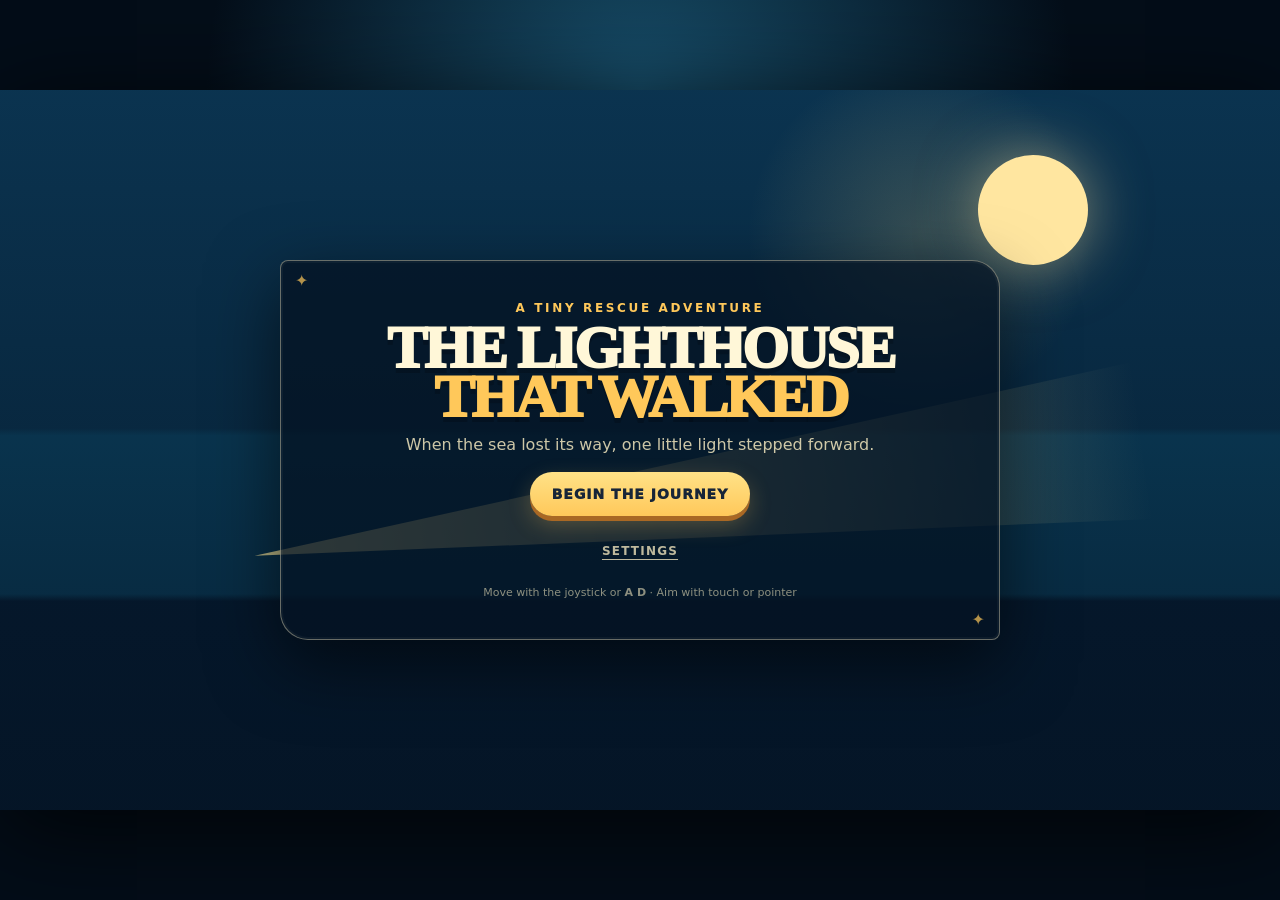
<file: the-lighthouse-that-walked/index.html>
<!doctype html>
<html lang="en">
<head>
  <meta charset="utf-8">
  <meta name="viewport" content="width=device-width, initial-scale=1, viewport-fit=cover, maximum-scale=1">
  <meta name="theme-color" content="#081f38">
  <meta name="description" content="Guide lost ships home in a tiny, complete lighthouse adventure.">
  <title>The Lighthouse That Walked</title>
  <link rel="stylesheet" href="styles.css?v=15">
</head>
<body>
  <main class="game-shell" id="gameShell" aria-label="The Lighthouse That Walked game">
    <canvas id="game" width="960" height="540" aria-label="Game world"></canvas>

    <section class="hud hidden" id="hud" aria-live="polite">
      <div class="act-badge">
        <span id="actNumber">ACT I</span>
        <strong id="actName">FIRST LIGHT</strong>
      </div>
      <div class="objective-card">
        <span id="objectiveText">Guide the fishing boats home</span>
        <div class="progress-track"><i id="objectiveProgress"></i></div>
      </div>
      <div class="hud-actions">
        <button class="icon-button" id="muteButton" aria-label="Mute audio" title="Mute audio">♪</button>
        <button class="icon-button" id="pauseButton" aria-label="Pause game" title="Pause game">Ⅱ</button>
      </div>
    </section>

    <div class="toast" id="toast" aria-live="assertive"></div>

    <section class="overlay title-overlay" id="titleOverlay">
      <div class="title-sky" aria-hidden="true">
        <i class="title-moon"></i>
        <i class="title-beam"></i>
      </div>
      <div class="panel title-panel">
        <p class="eyebrow">A TINY RESCUE ADVENTURE</p>
        <h1>THE LIGHTHOUSE<br><em>THAT WALKED</em></h1>
        <p class="tagline">When the sea lost its way, one little light stepped forward.</p>
        <button class="primary-button" id="startButton">BEGIN THE JOURNEY</button>
        <button class="text-button" id="titleSettingsButton">SETTINGS</button>
        <p class="controls-hint">Move with the joystick or <b>A D</b> · Aim with touch or pointer</p>
      </div>
    </section>

    <section class="overlay hidden" id="saveOverlay" role="dialog" aria-modal="true" aria-labelledby="saveTitle">
      <div class="panel modal-panel">
        <p class="eyebrow">A LIGHT IS STILL BURNING</p>
        <h2 id="saveTitle">Welcome back, Keeper</h2>
        <p id="saveSummary">Continue from Act II?</p>
        <div class="button-row">
          <button class="primary-button" id="continueButton">CONTINUE</button>
          <button class="secondary-button" id="startOverButton">START OVER</button>
        </div>
      </div>
    </section>

    <section class="overlay hidden" id="confirmOverlay" role="dialog" aria-modal="true" aria-labelledby="confirmTitle">
      <div class="panel modal-panel danger-panel">
        <p class="eyebrow">EXTINGUISH THE OLD LIGHT?</p>
        <h2 id="confirmTitle">Start a new journey?</h2>
        <p>Your saved progress will be cleared. Audio and accessibility settings will stay.</p>
        <div class="button-row">
          <button class="danger-button" id="confirmResetButton">YES, START OVER</button>
          <button class="secondary-button" id="cancelResetButton">KEEP MY SAVE</button>
        </div>
      </div>
    </section>

    <section class="overlay chapter-overlay hidden" id="chapterOverlay">
      <div class="chapter-card">
        <p id="chapterAct">ACT I</p>
        <h2 id="chapterTitle">FIRST LIGHT</h2>
        <div class="chapter-rule"></div>
        <button class="primary-button" id="chapterButton">CONTINUE</button>
      </div>
    </section>

    <aside class="act-dialogue hidden" id="actDialogue" aria-live="polite" aria-label="Act briefing">
      <div class="dialogue-portrait mara" id="dialoguePortrait" aria-hidden="true">
        <i class="portrait-head"></i>
        <i class="portrait-body"></i>
      </div>
      <div class="dialogue-speech">
        <strong id="dialogueSpeaker">MARA · HARBOR KEEPER</strong>
        <p id="dialogueText">The fishing fleet needs a safe route home.</p>
        <button class="primary-button" id="dialogueButton">LIGHT THE WAY</button>
      </div>
    </aside>

    <section class="overlay hidden" id="pauseOverlay" role="dialog" aria-modal="true" aria-labelledby="pauseTitle">
      <div class="panel modal-panel pause-panel">
        <p class="eyebrow">THE SEA IS WAITING</p>
        <h2 id="pauseTitle">Journey Paused</h2>
        <button class="primary-button" id="resumeButton">RETURN TO THE LIGHT</button>
        <div class="settings-grid">
          <label for="volumeSlider">Volume <output id="volumeOutput">100%</output></label>
          <input id="volumeSlider" type="range" min="0" max="100" value="100">
          <label class="toggle-row" for="motionToggle">
            <span>Gentle motion</span>
            <input id="motionToggle" type="checkbox">
          </label>
        </div>
        <button class="secondary-button" id="restartActButton">RESTART THIS ACT</button>
        <button class="text-button" id="quitButton">RETURN TO TITLE</button>
      </div>
    </section>

    <section class="overlay hidden" id="completeOverlay" role="dialog" aria-modal="true" aria-labelledby="completeTitle">
      <div class="panel complete-panel">
        <p class="eyebrow">DAWN FINDS EVERYONE HOME</p>
        <h2 id="completeTitle">The Sea Remembers</h2>
        <p>The little lighthouse walked where no lighthouse had walked before—and every light answered.</p>
        <div class="journey-stats">
          <div><strong id="boatsStat">0</strong><span>ships guided</span></div>
          <div><strong id="lightsStat">0</strong><span>lights united</span></div>
          <div><strong id="timeStat">0:00</strong><span>journey time</span></div>
        </div>
        <div class="button-row">
          <button class="primary-button" id="replayButton">WALK AGAIN</button>
          <button class="secondary-button" id="titleButton">TITLE</button>
        </div>
      </div>
    </section>

    <section class="settings-drawer hidden" id="settingsDrawer" role="dialog" aria-modal="true" aria-label="Settings">
      <div class="panel modal-panel">
        <h2>Settings</h2>
        <div class="settings-grid">
          <label for="titleVolumeSlider">Volume <output id="titleVolumeOutput">100%</output></label>
          <input id="titleVolumeSlider" type="range" min="0" max="100" value="100">
          <label class="toggle-row" for="titleMotionToggle">
            <span>Gentle motion</span>
            <input id="titleMotionToggle" type="checkbox">
          </label>
        </div>
        <button class="primary-button" id="closeSettingsButton">DONE</button>
      </div>
    </section>

    <section class="rotate-overlay" id="rotateOverlay">
      <div class="rotate-device" aria-hidden="true"><i></i></div>
      <h2>Turn Toward the Horizon</h2>
      <p>This journey is made for landscape play.</p>
    </section>
  </main>

  <section class="touch-controls hidden" id="touchControls" aria-label="Touch controls">
    <div class="movement-control" id="movementControl" role="application" aria-label="Drag the joystick to walk left or right">
      <span class="movement-stick" id="movementStick"></span>
      <small>MOVE</small>
    </div>
    <div class="beam-control" id="beamControl" role="application" aria-label="Drag to aim the lighthouse beam">
      <span class="beam-stick" id="beamStick"></span>
      <small>AIM</small>
    </div>
  </section>

  <script defer src="game.js?v=29"></script>
</body>
</html>
</file>
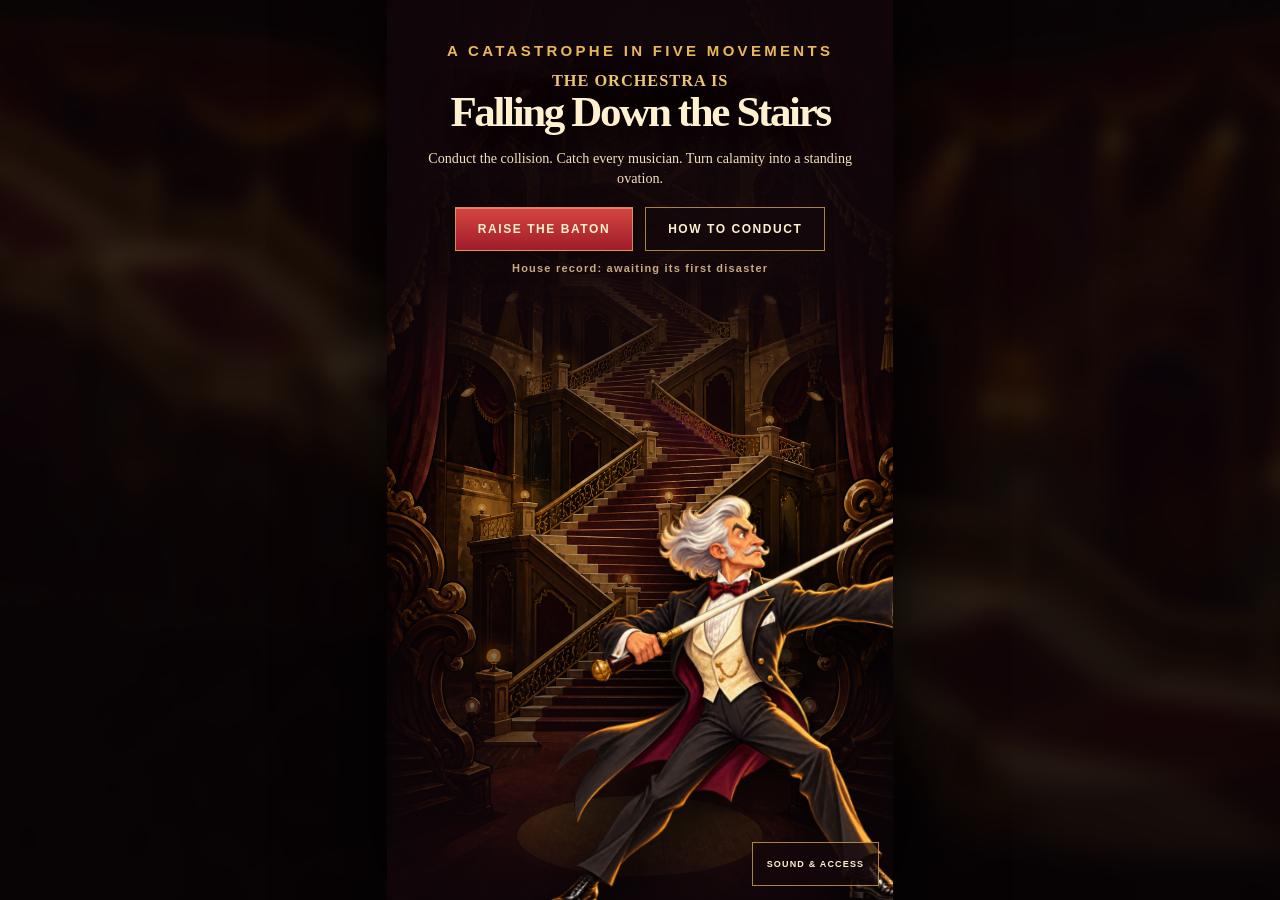
<file: the-orchestra-is-falling-down-the-stairs/index.html>
<!doctype html>
<html lang="en">
<head>
  <meta charset="utf-8">
  <meta name="viewport" content="width=device-width,initial-scale=1,viewport-fit=cover,user-scalable=no">
  <meta name="theme-color" content="#160b10">
  <title>The Orchestra Is Falling Down the Stairs</title>
  <link rel="stylesheet" href="styles.css">
</head>
<body>
  <main id="game-shell" aria-label="The Orchestra Is Falling Down the Stairs">
    <canvas id="game" width="720" height="1280" aria-label="Game playfield"></canvas>

    <section id="hud" class="hud hidden" aria-live="polite">
      <div class="hud-card movement"><span>MOVEMENT</span><strong id="hud-movement">I · ALLEGRO</strong></div>
      <div class="hud-card score"><span>SCORE</span><strong id="hud-score">000000</strong></div>
      <div class="hud-card ovation"><span>OVATION</span><div id="ovation-pips" aria-label="Three ovation points"><i></i><i></i><i></i></div></div>
      <div class="movement-progress" aria-label="Movement progress">
        <div><span id="progress-stage">MOVEMENT 1 OF 5</span><strong id="progress-next">NEXT: MOVEMENT II · 0:42</strong></div>
        <i><b id="progress-fill"></b></i>
      </div>
      <div id="combo" class="combo">CADENZA ×<b>1</b></div>
      <button id="pause-button" class="icon-button" aria-label="Pause game">Ⅱ</button>
    </section>

    <section id="title-screen" class="screen title-screen active">
      <div class="title-copy">
        <p class="eyebrow">A CATASTROPHE IN FIVE MOVEMENTS</p>
        <h1><span>The Orchestra Is</span> Falling Down the Stairs</h1>
        <p class="dek">Conduct the collision. Catch every musician. Turn calamity into a standing ovation.</p>
        <div class="actions">
          <button id="start-button" class="primary">RAISE THE BATON</button>
          <button id="how-button" class="secondary">HOW TO CONDUCT</button>
        </div>
        <p id="best-line" class="record">House record: —</p>
      </div>
      <div class="conductor-portrait" aria-hidden="true"><img src="assets/conductor.png" alt=""></div>
      <button id="title-settings" class="corner-button">SOUND &amp; ACCESS</button>
    </section>

    <section id="how-screen" class="screen modal-screen" aria-labelledby="how-title">
      <div class="panel how-panel">
        <p class="eyebrow">ONE BATON. MANY PROBLEMS.</p>
        <h2 id="how-title">Conduct the collision</h2>
        <div class="lesson">
          <div class="gesture-demo"><i class="demo-anchor"></i><i class="demo-baton"></i><i class="demo-note">♪</i></div>
          <div>
            <p><strong>Drag anywhere</strong> to aim the conductor’s baton.</p>
            <p>Meet falling musicians with the glowing length. A fast upward sweep launches them higher; angled catches send them sideways.</p>
            <p>Strike on the gold pulse for a <strong>Perfect Beat</strong>. Lose three players and the concert collapses.</p>
            <p>Survive the visible countdown to reach the next of <strong>five movements</strong>. Each cleared movement becomes a safe checkpoint.</p>
          </div>
        </div>
        <button id="how-play" class="primary">I UNDERSTAND MUSIC</button>
        <button id="how-back" class="text-button">Back</button>
      </div>
    </section>

    <section id="continue-screen" class="screen modal-screen" aria-labelledby="continue-title">
      <div class="panel compact-panel">
        <p class="eyebrow">THE HOUSE REMEMBERS</p>
        <h2 id="continue-title">Resume the performance?</h2>
        <p id="continue-summary"></p>
        <button id="continue-button" class="primary">CONTINUE</button>
        <button id="new-button" class="secondary danger">START THIS CONCERT OVER</button>
      </div>
    </section>

    <section id="movement-screen" class="screen modal-screen noninteractive" aria-live="assertive">
      <div class="movement-card">
        <p id="movement-kicker">MOVEMENT I</p>
        <h2 id="movement-title">Allegro con Gravity</h2>
        <p id="movement-brief">The strings have lost their footing.</p>
      </div>
    </section>

    <section id="pause-screen" class="screen modal-screen" aria-labelledby="pause-title">
      <div class="panel compact-panel">
        <p class="eyebrow">INTERMISSION</p>
        <h2 id="pause-title">The stairs wait for no one.</h2>
        <button id="resume-button" class="primary">RESUME</button>
        <button id="restart-button" class="secondary danger">RESTART MOVEMENT</button>
        <button id="pause-settings" class="secondary">SOUND &amp; ACCESS</button>
        <button id="quit-button" class="text-button">Return to title</button>
      </div>
    </section>

    <section id="results-screen" class="screen modal-screen" aria-labelledby="results-title">
      <div class="panel results-panel">
        <p id="results-kicker" class="eyebrow">THE CURTAIN FALLS</p>
        <h2 id="results-title">A dignified catastrophe.</h2>
        <div class="result-grid">
          <div><span>SCORE</span><strong id="result-score">0</strong></div>
          <div><span>BEST CADENZA</span><strong id="result-combo">×1</strong></div>
          <div><span>PERFECT BEATS</span><strong id="result-perfect">0</strong></div>
          <div><span>RANK</span><strong id="result-rank">C</strong></div>
        </div>
        <p id="result-copy"></p>
        <button id="retry-button" class="primary">ENCORE</button>
        <button id="result-title-button" class="secondary">RETURN TO FOYER</button>
      </div>
    </section>

    <section id="settings-screen" class="screen modal-screen" aria-labelledby="settings-title">
      <div class="panel settings-panel">
        <p class="eyebrow">HOUSE CONTROLS</p>
        <h2 id="settings-title">Sound &amp; access</h2>
        <label class="setting"><span>Master volume</span><input id="volume" type="range" min="0" max="1" step="0.05" value="0.8"></label>
        <label class="setting switch"><span>Mute all sound</span><input id="mute" type="checkbox"><i></i></label>
        <label class="setting switch"><span>Reduced motion</span><input id="reduced-motion" type="checkbox"><i></i></label>
        <button id="settings-close" class="primary">DONE</button>
      </div>
    </section>

  </main>
  <script src="game.js"></script>
</body>
</html>
</file>
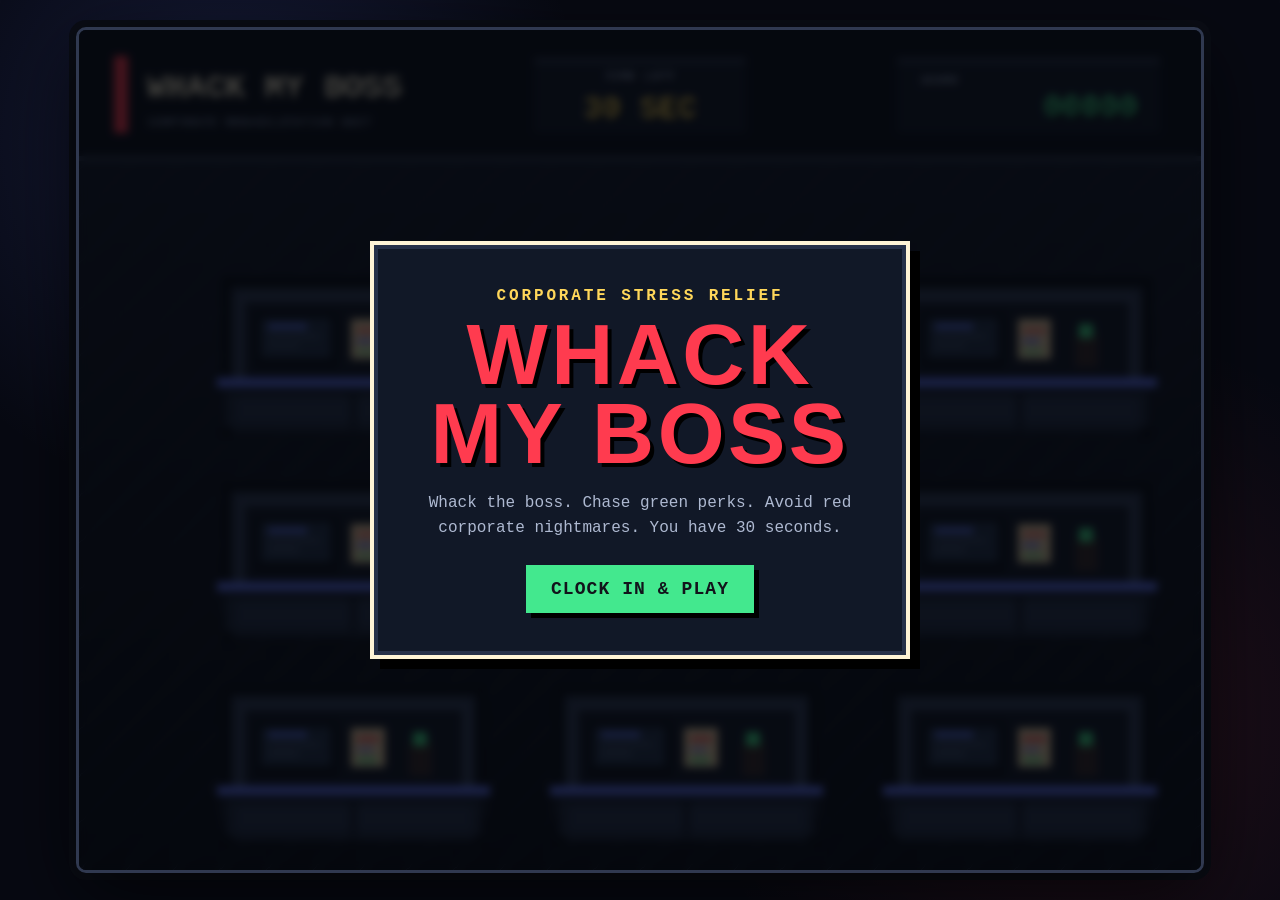
<file: whack-my-boss/index.html>
<!DOCTYPE html>
<html lang="en">
<head>
  <meta charset="UTF-8">
  <meta name="viewport" content="width=device-width, initial-scale=1.0, viewport-fit=cover">
  <title>Whack My Boss</title>
  <style>
    :root {
      --ink: #070912;
      --panel: #101522;
      --cream: #fff4d6;
      --red: #ff3b4f;
      --green: #43e88e;
      --yellow: #ffd75a;
      --blue: #6377ff;
    }

    * { box-sizing: border-box; }

    html, body {
      width: 100%;
      height: 100%;
      margin: 0;
      overflow: hidden;
      background: var(--ink);
      color: var(--cream);
      font-family: "Courier New", Courier, monospace;
    }

    body {
      display: grid;
      place-items: center;
      padding: 12px;
      background:
        radial-gradient(circle at 18% 16%, rgba(99, 119, 255, .17), transparent 28%),
        radial-gradient(circle at 85% 80%, rgba(255, 59, 79, .11), transparent 30%),
        #070912;
    }

    .game-shell {
      position: relative;
      width: min(96vw, calc(94vh * 4 / 3));
      aspect-ratio: 4 / 3;
      max-height: 94vh;
      border: 3px solid #303950;
      border-radius: 10px;
      overflow: hidden;
      background: #0c101a;
      box-shadow: 0 24px 80px #000a, 0 0 0 7px #0a0d15;
      cursor: none;
      user-select: none;
      touch-action: none;
    }

    canvas {
      display: block;
      width: 100%;
      height: 100%;
      image-rendering: pixelated;
    }

    .overlay {
      position: absolute;
      inset: 0;
      display: grid;
      place-items: center;
      padding: 24px;
      background: rgba(5, 7, 13, .75);
      backdrop-filter: blur(4px);
      transition: opacity .18s ease;
    }

    .overlay.hidden {
      opacity: 0;
      pointer-events: none;
    }

    .overlay:not(.hidden) { cursor: default; }

    .overlay:not(.hidden) button { cursor: pointer; }

    .card {
      position: relative;
      width: min(540px, 90%);
      padding: clamp(24px, 5vw, 42px);
      text-align: center;
      background: #111827;
      border: 4px solid var(--cream);
      box-shadow: 10px 10px 0 #000, inset 0 0 0 4px #273149;
    }

    .eyebrow {
      margin: 0 0 10px;
      color: var(--yellow);
      font-weight: 900;
      letter-spacing: .18em;
      font-size: clamp(12px, 1.8vw, 16px);
    }

    h1, h2 {
      margin: 0;
      font-family: Impact, Haettenschweiler, "Arial Narrow Bold", sans-serif;
      letter-spacing: .04em;
      text-transform: uppercase;
      line-height: .92;
      text-shadow: 4px 4px 0 #000;
    }

    h1 { font-size: clamp(44px, 9vw, 86px); color: var(--red); }
    h2 { font-size: clamp(42px, 7vw, 72px); color: var(--yellow); }

    .subtitle {
      max-width: 430px;
      margin: 18px auto 24px;
      color: #aeb9d1;
      font-size: clamp(12px, 2vw, 16px);
      line-height: 1.55;
    }

    button {
      min-width: 210px;
      padding: 15px 25px;
      border: 0;
      color: #12131b;
      background: var(--green);
      box-shadow: 5px 5px 0 #000;
      font: 900 18px/1 "Courier New", monospace;
      letter-spacing: .06em;
      text-transform: uppercase;
      cursor: none;
      transition: transform .08s, box-shadow .08s, filter .15s;
    }

    button:hover { filter: brightness(1.12); }
    button:active { transform: translate(4px, 4px); box-shadow: 1px 1px 0 #000; }

    .stats {
      display: grid;
      grid-template-columns: 1fr 1fr;
      gap: 10px;
      margin: 22px 0 10px;
    }

    .stat {
      padding: 12px 8px;
      background: #090d16;
      border: 2px solid #303950;
      color: #9ba9c6;
      font-size: 12px;
      letter-spacing: .08em;
    }

    .stat strong {
      display: block;
      margin-top: 4px;
      color: var(--cream);
      font-size: clamp(21px, 4vw, 30px);
    }

    .rank {
      margin: 14px 0 22px;
      color: var(--green);
      font-size: clamp(15px, 2.8vw, 21px);
      font-weight: 900;
    }

    .new-high {
      display: inline-block;
      margin-top: 10px;
      padding: 7px 10px;
      color: #151515;
      background: var(--yellow);
      font-weight: 900;
      animation: pulse .7s steps(2, end) infinite;
    }

    .hidden-line { display: none; }

    @keyframes pulse { 50% { transform: scale(1.06) rotate(-1deg); } }

    @media (max-height: 620px) {
      body { padding: 4px; }
      .game-shell { max-height: 98vh; }
      .card { padding: 18px 26px; }
      .subtitle { margin: 10px auto 14px; }
      .stats { margin-top: 12px; }
      .rank { margin: 8px 0 14px; }
    }
  </style>
</head>
<body>
  <main class="game-shell" id="gameShell" aria-label="Whack My Boss game">
    <canvas id="game" width="960" height="720"></canvas>

    <section class="overlay" id="startOverlay">
      <div class="card">
        <p class="eyebrow">CORPORATE STRESS RELIEF</p>
        <h1>WHACK<br>MY BOSS</h1>
        <p class="subtitle">Whack the boss. Chase green perks. Avoid red corporate nightmares. You have 30 seconds.</p>
        <button id="startButton" type="button">Clock In &amp; Play</button>
      </div>
    </section>

    <section class="overlay hidden" id="endOverlay">
      <div class="card">
        <p class="eyebrow">SHIFT COMPLETE</p>
        <h2>TIME'S UP!</h2>
        <div class="stats">
          <div class="stat">FINAL SCORE<strong id="finalScore">0</strong></div>
          <div class="stat">ALL-TIME HIGH<strong id="highScore">0</strong></div>
        </div>
        <div class="new-high hidden-line" id="newHigh">NEW HIGH SCORE!</div>
        <p class="rank" id="rankText">Unpaid Intern 🧹</p>
        <button id="playAgainButton" type="button">Play Again</button>
      </div>
    </section>
  </main>

  <script>
    (() => {
      'use strict';

      const canvas = document.getElementById('game');
      const ctx = canvas.getContext('2d');
      const shell = document.getElementById('gameShell');
      const startOverlay = document.getElementById('startOverlay');
      const endOverlay = document.getElementById('endOverlay');
      const startButton = document.getElementById('startButton');
      const playAgainButton = document.getElementById('playAgainButton');
      const finalScoreEl = document.getElementById('finalScore');
      const highScoreEl = document.getElementById('highScore');
      const newHighEl = document.getElementById('newHigh');
      const rankTextEl = document.getElementById('rankText');
      ctx.imageSmoothingEnabled = false;

      const W = canvas.width;
      const H = canvas.height;
      const GAME_TIME = 30;
      const BOSS_UP_TIME = 1000;
      const STATE = Object.freeze({ IDLE: 'IDLE', PLAYING: 'PLAYING', GAMEOVER: 'GAMEOVER' });

      const redLines = [
        'OVERTIME TONIGHT!',
        'PER MY PREVIOUS EMAIL...',
        'QUICK SYNC AT 5PM?',
        'NO VACATION THIS MONTH!'
      ];
      const greenLines = [
        'VACATION APPROVED!',
        'BONUS FOR EVERYONE!',
        'LOG OFF EARLY TODAY!',
        'SALARY RAISE APPROVED!'
      ];

      const cubicles = Array.from({ length: 9 }, (_, i) => ({
        x: 130 + (i % 3) * 285,
        y: 220 + Math.floor(i / 3) * 175,
        w: 210,
        h: 112
      }));

      let state = STATE.IDLE;
      let score = 0;
      let timeLeft = GAME_TIME;
      let gameStartedAt = 0;
      let nextSpawnAt = 0;
      let boss = null;
      let particles = [];
      let floaters = [];
      let shakeUntil = 0;
      let lastFrame = performance.now();
      let audioCtx = null;
      let mouse = { x: W * .72, y: H * .12, visible: false, downUntil: 0 };

      const getHighScore = () => {
        try { return Number.parseInt(localStorage.getItem('whackMyBossHighScore') || '0', 10) || 0; }
        catch (_) { return 0; }
      };

      const saveHighScore = value => {
        try { localStorage.setItem('whackMyBossHighScore', String(value)); }
        catch (_) { /* Private browsing/storage denial should not block gameplay. */ }
      };

      const ensureAudio = () => {
        try {
          const AudioCtor = window.AudioContext || window.webkitAudioContext;
          if (!AudioCtor) return;
          if (!audioCtx) audioCtx = new AudioCtor();
          if (audioCtx.state === 'suspended') audioCtx.resume();
        } catch (_) { audioCtx = null; }
      };

      const tone = (frequency, duration, type = 'square', volume = .06, slide = 0) => {
        if (!audioCtx) return;
        const now = audioCtx.currentTime;
        const oscillator = audioCtx.createOscillator();
        const gain = audioCtx.createGain();
        oscillator.type = type;
        oscillator.frequency.setValueAtTime(frequency, now);
        oscillator.frequency.linearRampToValueAtTime(Math.max(30, frequency + slide), now + duration);
        gain.gain.setValueAtTime(volume, now);
        gain.gain.exponentialRampToValueAtTime(.001, now + duration);
        oscillator.connect(gain).connect(audioCtx.destination);
        oscillator.start(now);
        oscillator.stop(now + duration);
      };

      const playHitSound = type => {
        tone(type === 'green' ? 520 : type === 'red' ? 110 : 210, .09, 'square', .07, type === 'green' ? 180 : -50);
        setTimeout(() => tone(type === 'green' ? 780 : type === 'red' ? 70 : 145, .11, 'square', .045, 0), 55);
      };

      const getPointer = event => {
        const rect = canvas.getBoundingClientRect();
        const source = event.touches?.[0] || event.changedTouches?.[0] || event;
        return {
          x: (source.clientX - rect.left) * (W / rect.width),
          y: (source.clientY - rect.top) * (H / rect.height)
        };
      };

      const spawnBoss = now => {
        const roll = Math.random();
        const type = roll < .6 ? 'normal' : roll < .8 ? 'red' : 'green';
        const cell = cubicles[Math.floor(Math.random() * cubicles.length)];
        const lines = type === 'red' ? redLines : greenLines;
        boss = {
          cell,
          type,
          text: type === 'normal' ? '' : lines[Math.floor(Math.random() * lines.length)],
          spawnedAt: now,
          expiresAt: now + BOSS_UP_TIME,
          hit: false
        };
        nextSpawnAt = now + 1000 + Math.random() * 200;
      };

      const bossProgress = (now, currentBoss = boss) => {
        if (!currentBoss) return 0;
        const age = now - currentBoss.spawnedAt;
        const remaining = currentBoss.expiresAt - now;
        return Math.max(0, Math.min(1, Math.min(age / 120, remaining / 130)));
      };

      const bossHitbox = now => {
        if (!boss) return null;
        const p = bossProgress(now);
        const cx = boss.cell.x + boss.cell.w / 2;
        const bottom = boss.cell.y + 59;
        return { x: cx - 49, y: bottom - 103 * p, w: 98, h: 103 * p };
      };

      const addBurst = (x, y, color) => {
        for (let i = 0; i < 14; i++) {
          const angle = Math.PI * 2 * i / 14 + Math.random() * .2;
          const speed = 100 + Math.random() * 220;
          particles.push({ x, y, vx: Math.cos(angle) * speed, vy: Math.sin(angle) * speed, life: .52, max: .52, color });
        }
      };

      const whack = (x, y, now) => {
        if (state !== STATE.PLAYING || !boss || boss.hit) return;
        const hitbox = bossHitbox(now);
        if (!hitbox || x < hitbox.x || x > hitbox.x + hitbox.w || y < hitbox.y || y > hitbox.y + hitbox.h) return;

        boss.hit = true;
        const data = boss.type === 'green'
          ? { amount: 300, text: '+300 BONUS!', color: '#43e88e' }
          : boss.type === 'red'
            ? { amount: -200, text: '-200 PENALTY!', color: '#ff3b4f' }
            : { amount: 100, text: '+100', color: '#fff4d6' };

        score += data.amount;
        floaters.push({ x, y: y - 10, text: data.text, color: data.color, life: .82, max: .82 });
        addBurst(x, y, data.color);
        playHitSound(boss.type);
        if (boss.type === 'red') shakeUntil = now + 200;
        boss.expiresAt = Math.min(boss.expiresAt, now + 90);
      };

      const startGame = () => {
        ensureAudio();
        state = STATE.PLAYING;
        score = 0;
        timeLeft = GAME_TIME;
        boss = null;
        particles = [];
        floaters = [];
        shakeUntil = 0;
        gameStartedAt = performance.now();
        nextSpawnAt = gameStartedAt + 420;
        startOverlay.classList.add('hidden');
        endOverlay.classList.add('hidden');
      };

      const finishGame = () => {
        if (state !== STATE.PLAYING) return;
        state = STATE.GAMEOVER;
        boss = null;
        timeLeft = 0;
        const oldHigh = getHighScore();
        const isNewHigh = score > oldHigh;
        const high = Math.max(score, oldHigh);
        if (isNewHigh) saveHighScore(score);
        finalScoreEl.textContent = score.toLocaleString();
        highScoreEl.textContent = high.toLocaleString();
        newHighEl.classList.toggle('hidden-line', !isNewHigh);
        rankTextEl.textContent = score > 2000
          ? 'CEO Destroyer 👑'
          : score >= 1000
            ? 'Employee of the Month ⭐️'
            : score >= 0
              ? 'Unpaid Intern 🧹'
              : 'Promoted to Customer 💀';
        endOverlay.classList.remove('hidden');
        tone(180, .18, 'sawtooth', .05, -100);
        setTimeout(() => tone(90, .34, 'square', .04, -30), 130);
      };

      const update = (now, dt) => {
        if (state === STATE.PLAYING) {
          timeLeft = Math.max(0, GAME_TIME - (now - gameStartedAt) / 1000);
          if (timeLeft <= 0) finishGame();
          else {
            if (boss && now >= boss.expiresAt) boss = null;
            if (!boss && now >= nextSpawnAt) spawnBoss(now);
          }
        }

        particles.forEach(p => {
          p.x += p.vx * dt;
          p.y += p.vy * dt;
          p.vy += 500 * dt;
          p.life -= dt;
        });
        particles = particles.filter(p => p.life > 0);

        floaters.forEach(f => { f.y -= 55 * dt; f.life -= dt; });
        floaters = floaters.filter(f => f.life > 0);
      };

      const rect = (x, y, w, h, color) => {
        ctx.fillStyle = color;
        ctx.fillRect(Math.round(x), Math.round(y), Math.round(w), Math.round(h));
      };

      const text = (value, x, y, size, color, align = 'left', weight = 900) => {
        ctx.save();
        ctx.font = `${weight} ${size}px "Courier New", monospace`;
        ctx.textAlign = align;
        ctx.textBaseline = 'middle';
        ctx.fillStyle = '#05070c';
        ctx.fillText(value, x + 3, y + 3);
        ctx.fillStyle = color;
        ctx.fillText(value, x, y);
        ctx.restore();
      };

      const drawBackground = () => {
        const gradient = ctx.createLinearGradient(0, 0, 0, H);
        gradient.addColorStop(0, '#151c2d');
        gradient.addColorStop(1, '#080b13');
        ctx.fillStyle = gradient;
        ctx.fillRect(0, 0, W, H);

        ctx.strokeStyle = '#20283a';
        ctx.lineWidth = 1;
        for (let x = -H; x < W; x += 40) {
          ctx.beginPath(); ctx.moveTo(x, H); ctx.lineTo(x + H, 0); ctx.stroke();
        }
        for (let x = 0; x < W + H; x += 40) {
          ctx.beginPath(); ctx.moveTo(x, 0); ctx.lineTo(x - H, H); ctx.stroke();
        }

        rect(0, 0, W, 112, '#090d17');
        rect(0, 108, W, 4, '#303950');
        rect(30, 22, 12, 66, '#ff3b4f');
        text('WHACK MY BOSS', 58, 50, 28, '#fff4d6');
        text('CORPORATE REHABILITATION UNIT', 59, 79, 11, '#6f7d9a', 'left', 700);

        rect(389, 24, 182, 64, '#111827');
        rect(389, 24, 182, 4, '#303950');
        text('TIME LEFT', 480, 40, 11, '#8e9bb7', 'center', 700);
        const danger = state === STATE.PLAYING && timeLeft <= 5;
        text(`${Math.ceil(timeLeft).toString().padStart(2, '0')} SEC`, 480, 68, 27, danger ? '#ff3b4f' : '#ffd75a', 'center');

        rect(700, 24, 225, 64, '#111827');
        rect(700, 24, 225, 4, '#303950');
        text('SCORE', 720, 43, 11, '#8e9bb7', 'left', 700);
        text(score.toLocaleString().padStart(5, '0'), 906, 67, 27, '#43e88e', 'right');
      };

      const drawCubicleBack = cell => {
        rect(cell.x - 8, cell.y - 8, cell.w + 16, cell.h, '#060910');
        rect(cell.x, cell.y, cell.w, cell.h, '#263047');
        rect(cell.x + 5, cell.y + 5, cell.w - 10, cell.h - 10, '#35415b');
        rect(cell.x + 12, cell.y + 13, cell.w - 24, cell.h - 24, '#121827');
        rect(cell.x + 20, cell.y + 22, 72, 48, '#0a0e18');
        rect(cell.x + 26, cell.y + 27, 60, 34, '#24334c');
        rect(cell.x + 32, cell.y + 32, 33, 4, '#6377ff');
        rect(cell.x + 32, cell.y + 41, 44, 3, '#465675');
        rect(cell.x + 32, cell.y + 49, 26, 3, '#465675');
        rect(cell.x + 103, cell.y + 28, 29, 34, '#f2d6a8');
        rect(cell.x + 108, cell.y + 36, 19, 3, '#ff3b4f');
        rect(cell.x + 108, cell.y + 45, 14, 3, '#6377ff');
        rect(cell.x + 108, cell.y + 54, 17, 3, '#43e88e');
        rect(cell.x + 152, cell.y + 41, 20, 28, '#382a29');
        rect(cell.x + 156, cell.y + 32, 12, 12, '#43e88e');
      };

      const drawBoss = (currentBoss, now) => {
        const p = bossProgress(now, currentBoss);
        if (p <= 0) return;
        const cell = currentBoss.cell;
        const cx = cell.x + cell.w / 2;
        const bottom = cell.y + 92;
        const rise = 106 * p;
        const y = bottom - rise;

        ctx.save();
        ctx.beginPath();
        ctx.rect(cell.x + 7, cell.y - 76, cell.w - 14, 168);
        ctx.clip();

        rect(cx - 43, y + 69, 86, 58, '#1d2436');
        rect(cx - 50, y + 79, 14, 49, '#222c43');
        rect(cx + 36, y + 79, 14, 49, '#222c43');
        rect(cx - 24, y + 71, 48, 32, '#fff4d6');
        rect(cx - 6, y + 75, 12, 38, '#ff3b4f');

        rect(cx - 39, y + 19, 78, 62, '#d99a71');
        rect(cx - 34, y + 8, 68, 21, '#432d31');
        rect(cx - 43, y + 26, 10, 29, '#b87558');
        rect(cx + 33, y + 26, 10, 29, '#b87558');
        rect(cx - 31, y + 31, 20, 8, '#fff4d6');
        rect(cx + 11, y + 31, 20, 8, '#fff4d6');
        rect(cx - 24, y + 33, 7, 7, '#111827');
        rect(cx + 17, y + 33, 7, 7, '#111827');
        rect(cx - 33, y + 26, 22, 4, '#432d31');
        rect(cx + 11, y + 26, 22, 4, '#432d31');
        rect(cx - 5, y + 40, 10, 13, '#b87558');
        rect(cx - 20, y + 61, 40, 7, currentBoss.hit ? '#fff4d6' : '#6e2732');
        if (currentBoss.hit) {
          text('X', cx - 21, y + 35, 14, '#ff3b4f', 'center');
          text('X', cx + 21, y + 35, 14, '#ff3b4f', 'center');
        }
        ctx.restore();

        if (currentBoss.type !== 'normal' && !currentBoss.hit && p > .65) {
          drawSpeechBubble(currentBoss, cx, y);
        }
      };

      const drawSpeechBubble = (currentBoss, cx, bossY) => {
        const bubbleColor = currentBoss.type === 'red' ? '#ff3b4f' : '#43e88e';
        const leftSide = currentBoss.cell.x > 500;
        const bw = 230;
        const bh = 58;
        const bx = leftSide ? cx - bw - 42 : cx + 42;
        const by = Math.max(121, bossY - 27);
        rect(bx + 5, by + 5, bw, bh, '#05070c');
        rect(bx, by, bw, bh, bubbleColor);
        rect(bx + 5, by + 5, bw - 10, bh - 10, '#111827');
        ctx.fillStyle = bubbleColor;
        ctx.beginPath();
        if (leftSide) {
          ctx.moveTo(bx + bw, by + 31); ctx.lineTo(bx + bw + 25, by + 43); ctx.lineTo(bx + bw, by + 48);
        } else {
          ctx.moveTo(bx, by + 31); ctx.lineTo(bx - 25, by + 43); ctx.lineTo(bx, by + 48);
        }
        ctx.fill();
        text(currentBoss.text, bx + bw / 2, by + bh / 2, 12, '#fff4d6', 'center', 900);
      };

      const drawCubicleFront = cell => {
        rect(cell.x - 12, cell.y + 78, cell.w + 24, 27, '#101522');
        rect(cell.x - 12, cell.y + 78, cell.w + 24, 8, '#6377ff');
        rect(cell.x - 4, cell.y + 90, cell.w + 8, 34, '#202a3f');
        rect(cell.x + 5, cell.y + 96, cell.w - 10, 20, '#28344d');
        rect(cell.x + cell.w / 2 - 3, cell.y + 91, 6, 32, '#151c2d');
        rect(cell.x - 8, cell.y + 120, 10, 10, '#080b12');
        rect(cell.x + cell.w - 2, cell.y + 120, 10, 10, '#080b12');
      };

      const drawEffects = () => {
        particles.forEach(p => {
          ctx.globalAlpha = Math.max(0, p.life / p.max);
          rect(p.x - 4, p.y - 4, 8, 8, p.color);
        });
        ctx.globalAlpha = 1;
        floaters.forEach(f => {
          const alpha = Math.max(0, f.life / f.max);
          ctx.globalAlpha = alpha;
          text(f.text, f.x, f.y, 22, f.color, 'center');
        });
        ctx.globalAlpha = 1;
      };

      const drawHammer = now => {
        if (state !== STATE.PLAYING || !mouse.visible) return;
        const pressed = now < mouse.downUntil;
        ctx.save();
        ctx.translate(mouse.x, mouse.y);
        ctx.rotate(pressed ? .28 : -.16);
        rect(31, -2, 14, 58, '#783d24');
        rect(34, 3, 8, 47, '#b66b36');
        rect(5, -19, 65, 29, '#8d1727');
        rect(0, -15, 75, 21, '#ff3b4f');
        rect(8, -11, 55, 5, '#ff7885');
        rect(63, -10, 12, 12, '#b72234');
        rect(0, -13, 8, 17, '#d9273b');
        ctx.restore();
      };

      const render = now => {
        ctx.save();
        if (now < shakeUntil) ctx.translate((Math.random() - .5) * 14, (Math.random() - .5) * 14);
        drawBackground();
        cubicles.forEach(drawCubicleBack);
        if (boss) drawBoss(boss, now);
        cubicles.forEach(drawCubicleFront);
        drawEffects();
        ctx.restore();
        drawHammer(now);
      };

      const loop = now => {
        const dt = Math.min(.033, (now - lastFrame) / 1000);
        lastFrame = now;
        update(now, dt);
        render(now);
        requestAnimationFrame(loop);
      };

      const pointerMove = event => {
        mouse = { ...mouse, ...getPointer(event), visible: true };
      };

      const pointerDown = event => {
        ensureAudio();
        const point = getPointer(event);
        mouse = { ...mouse, ...point, visible: true, downUntil: performance.now() + 130 };
        whack(point.x, point.y, performance.now());
        if (event.cancelable) event.preventDefault();
      };

      try {
        shell.addEventListener('pointermove', pointerMove);
        shell.addEventListener('pointerdown', pointerDown);
        shell.addEventListener('pointerleave', () => { mouse.visible = false; });
        startButton.addEventListener('click', startGame);
        playAgainButton.addEventListener('click', startGame);
        window.addEventListener('keydown', event => {
          if ((event.code === 'Space' || event.code === 'Enter') && state !== STATE.PLAYING) startGame();
        });
      } catch (error) {
        console.error('Input initialization failed:', error);
      }

      requestAnimationFrame(loop);
    })();
  </script>
</body>
</html>
</file>
<file: styles.css>
:root {
  --ink: #10152b;
  --ink-soft: #252b47;
  --paper: #fff8e8;
  --cream: #fff1c9;
  --yellow: #ffc93d;
  --coral: #ff6657;
  --mint: #56d8b0;
  --blue: #66bdeb;
  --purple: #7760d3;
  --line: #10152b22;
  --safe-t: env(safe-area-inset-top, 0px);
  --safe-r: env(safe-area-inset-right, 0px);
  --safe-b: env(safe-area-inset-bottom, 0px);
  --safe-l: env(safe-area-inset-left, 0px);
}

* { box-sizing: border-box; }
html { scroll-behavior: smooth; -webkit-text-size-adjust: 100%; }
body {
  margin: 0;
  color: var(--ink);
  background: var(--paper);
  font-family: ui-rounded, "Arial Rounded MT Bold", "Trebuchet MS", system-ui, sans-serif;
  -webkit-tap-highlight-color: transparent;
}
a { color: inherit; }
.skip-link { position: fixed; z-index: 100; top: 8px; left: 8px; padding: 12px 16px; background: white; transform: translateY(-150%); }
.skip-link:focus { transform: none; }

.support-bar {
  min-height: 70px;
  padding: calc(10px + var(--safe-t)) max(24px, var(--safe-r)) 10px max(24px, var(--safe-l));
  display: flex;
  align-items: center;
  justify-content: center;
  gap: clamp(22px, 5vw, 76px);
  color: var(--ink);
  background: var(--yellow);
  border-bottom: 3px solid var(--ink);
}
.support-copy { display: flex; align-items: center; gap: 12px; }
.support-copy .coffee { font-size: 30px; filter: drop-shadow(0 3px 0 #fff8); }
.support-copy p { margin: 0; font-size: 14px; line-height: 1.2; }
.support-copy strong, .support-copy span { display: block; }
.support-copy p span { margin-top: 2px; font-weight: 600; opacity: .72; }
.kofi-button, .hero-cta {
  min-height: 46px;
  display: inline-flex;
  align-items: center;
  justify-content: center;
  gap: 9px;
  padding: 10px 18px;
  border: 2px solid var(--ink);
  border-radius: 999px;
  background: var(--paper);
  box-shadow: 0 4px 0 var(--ink);
  font-size: 13px;
  font-weight: 1000;
  letter-spacing: .035em;
  text-decoration: none;
  transition: transform .16s, box-shadow .16s, background .16s;
}
.kofi-button:hover, .hero-cta:hover { transform: translateY(-2px); box-shadow: 0 6px 0 var(--ink); }
.kofi-button:hover { background: white; }
.hero-cta:hover { background: #ff7c6e; }
.kofi-button:active, .hero-cta:active { transform: translateY(3px); box-shadow: 0 1px 0 var(--ink); }

.hero {
  position: relative;
  min-height: min(690px, calc(100svh - 70px));
  padding: 30px max(6vw, var(--safe-r)) 52px max(6vw, var(--safe-l));
  overflow: hidden;
  color: var(--cream);
  background: var(--ink);
  isolation: isolate;
}
.hero::before {
  content: "";
  position: absolute;
  z-index: -2;
  width: min(74vw, 820px);
  aspect-ratio: 1;
  right: -18vw;
  top: -36%;
  border: clamp(70px, 11vw, 150px) solid var(--purple);
  border-radius: 50%;
  opacity: .33;
}
.hero::after {
  content: "";
  position: absolute;
  z-index: -1;
  inset: 0;
  opacity: .1;
  background-image: radial-gradient(#fff 1.1px, transparent 1.1px);
  background-size: 17px 17px;
  mask-image: linear-gradient(100deg, black, transparent 72%);
}
nav { max-width: 1280px; margin: 0 auto; display: flex; align-items: center; justify-content: space-between; }
.brand { display: inline-flex; align-items: center; gap: 11px; font-size: 12px; font-weight: 1000; line-height: .9; letter-spacing: .05em; text-decoration: none; }
.brand img { width: 44px; height: 44px; border: 2px solid #b75cff; border-radius: 50%; object-fit: cover; box-shadow: 0 0 0 2px #ffffff22; }
.nav-link { min-height: 44px; display: inline-flex; align-items: center; gap: 7px; font-size: 13px; font-weight: 900; text-underline-offset: 4px; }
.hero-copy { width: min(720px, 63vw); max-width: 1280px; margin: clamp(58px, 10vh, 96px) auto 0; }
.eyebrow { margin: 0 0 18px; color: var(--coral); font-size: 11px; font-weight: 1000; letter-spacing: .18em; }
.hero h1 { margin: 0; font-size: clamp(56px, 8vw, 110px); line-height: .78; letter-spacing: -.075em; text-transform: uppercase; }
.hero h1 em { color: var(--yellow); font-style: normal; }
.intro {
  max-width: 540px;
  margin: 32px 0 28px;
  color: #fffad1b8;
  font-family: ui-sans-serif, system-ui, -apple-system, BlinkMacSystemFont, "Segoe UI", sans-serif;
  font-size: clamp(15px, 1.35vw, 18px);
  font-weight: 520;
  line-height: 1.62;
  letter-spacing: .006em;
}
.hero-cta { background: var(--coral); color: white; }
.hero-logo {
  position: absolute;
  z-index: -1;
  top: 19%;
  right: 7%;
  width: min(34vw, 430px);
  height: auto;
  border: 5px solid #b75cff;
  border-radius: 50%;
  box-shadow: 0 22px 55px #050614aa, 0 0 0 10px #ffffff0d;
  object-fit: cover;
}
.hero-chaos { position: absolute; z-index: -1; inset: 0; font-weight: 1000; }
.hero-chaos > * { position: absolute; display: grid; place-items: center; }
.hero-ball { top: 21%; right: 4%; width: clamp(60px, 7vw, 98px); aspect-ratio: 1; border-radius: 50%; border: 5px solid var(--cream); color: var(--cream); font-size: clamp(32px, 4vw, 55px); box-shadow: 10px 13px 0 #0005; transform: rotate(12deg); }
.hero-cat { display: none; }
.hero-pigeon { top: 52%; right: 34%; color: var(--ink); background: var(--blue); width: 90px; height: 68px; border-radius: 70% 45% 58% 46%; border: 4px solid var(--cream); font-size: 30px; transform: rotate(11deg); }
.hero-pigeon i { position: absolute; right: 76%; color: var(--yellow); font-size: 28px; white-space: nowrap; }
.hero-potato { top: 15%; right: 36%; width: 78px; height: 98px; border: 4px solid var(--cream); border-radius: 48% 52% 43% 57%; background: #c98950; font-size: 14px; transform: rotate(-15deg); }
.hero-note { right: 34%; bottom: 9%; color: var(--coral); font-size: clamp(44px, 5vw, 70px); transform: rotate(14deg); }

main { max-width: 1400px; margin: 0 auto; padding: 84px max(5vw, var(--safe-r)) 110px max(5vw, var(--safe-l)); }
.section-heading { margin-bottom: 34px; display: flex; align-items: end; justify-content: space-between; gap: 24px; }
.section-heading .eyebrow { margin-bottom: 8px; color: var(--coral); }
.section-heading h2 { margin: 0; font-size: clamp(42px, 6vw, 78px); line-height: .9; letter-spacing: -.055em; text-transform: uppercase; }
.section-heading > p { max-width: 320px; margin: 0; color: var(--ink-soft); font-size: 15px; font-weight: 800; text-align: right; }
.game-search { margin: 0 0 32px; }
.game-search > label { display: block; margin: 0 0 9px; font-size: 11px; font-weight: 1000; letter-spacing: .11em; text-transform: uppercase; }
.search-field {
  position: relative;
  max-width: 680px;
  min-height: 58px;
  display: flex;
  align-items: center;
  border: 3px solid var(--ink);
  background: white;
  box-shadow: 5px 6px 0 var(--ink);
}
.search-field > span { flex: 0 0 auto; margin-left: 17px; font-family: Georgia, serif; font-size: 32px; font-weight: 1000; line-height: 1; transform: rotate(-12deg); }
.search-field input {
  min-width: 0;
  min-height: 52px;
  flex: 1;
  padding: 10px 14px;
  border: 0;
  outline: 0;
  color: var(--ink);
  background: transparent;
  font: 750 17px/1.2 ui-sans-serif, system-ui, sans-serif;
}
.search-field input::placeholder { color: #6c7082; opacity: 1; }
.search-field:focus-within { outline: 4px solid var(--blue); outline-offset: 3px; }
.search-field input::-webkit-search-cancel-button { display: none; }
.search-field button {
  width: 44px;
  height: 44px;
  flex: 0 0 auto;
  margin-right: 7px;
  border: 0;
  border-radius: 50%;
  color: white;
  background: var(--ink);
  font: 800 27px/1 ui-sans-serif, system-ui, sans-serif;
  cursor: pointer;
}
.search-field button:hover { background: var(--purple); }
.search-field button:focus-visible, .no-results button:focus-visible { outline: 4px solid var(--blue); outline-offset: 3px; }
.search-status { min-height: 18px; margin: 12px 0 0; color: #565b70; font-size: 12px; font-weight: 800; }
.game-grid { display: grid; grid-template-columns: repeat(2, minmax(0, 1fr)); gap: clamp(18px, 2.5vw, 34px); }
.game-card { min-width: 0; }
.game-card[hidden] { display: none; }
.game-link { height: 100%; display: flex; flex-direction: column; border: 3px solid var(--ink); color: var(--ink); background: white; box-shadow: 7px 8px 0 var(--ink); text-decoration: none; overflow: hidden; transition: transform .18s, box-shadow .18s; }
.game-link:hover { transform: translate(-3px, -4px); box-shadow: 11px 13px 0 var(--ink); }
.game-link:active { transform: translate(3px, 4px); box-shadow: 4px 4px 0 var(--ink); }
.game-link:focus-visible, .kofi-button:focus-visible, .hero-cta:focus-visible, .nav-link:focus-visible { outline: 4px solid var(--blue); outline-offset: 4px; }
.game-art { position: relative; height: clamp(210px, 28vw, 380px); overflow: hidden; border-bottom: 3px solid var(--ink); }
.game-art::after { content: ""; position: absolute; inset: 0; opacity: .16; background-image: radial-gradient(var(--ink) 1px, transparent 1px); background-size: 14px 14px; }
.game-card:first-child .game-art::before {
  content: "NEW!";
  position: absolute;
  z-index: 3;
  top: 13px;
  left: 13px;
  width: 86px;
  height: 72px;
  display: grid;
  place-items: center;
  color: var(--ink);
  background: var(--yellow);
  filter: drop-shadow(4px 5px 0 var(--ink));
  clip-path: polygon(50% 0, 61% 18%, 79% 7%, 82% 28%, 100% 27%, 90% 47%, 100% 62%, 78% 67%, 79% 91%, 59% 80%, 47% 100%, 38% 80%, 16% 93%, 19% 69%, 0 64%, 12% 47%, 0 30%, 21% 29%, 19% 7%, 39% 18%);
  font-size: 19px;
  font-weight: 1000;
  letter-spacing: -.04em;
  text-shadow: 1px 1px 0 white;
  animation: new-badge-pop 1.8s cubic-bezier(.36,.07,.19,.97) infinite;
}
@keyframes new-badge-pop {
  0%, 76%, 100% { transform: rotate(-7deg) scale(1); }
  82% { transform: rotate(2deg) scale(1.14); }
  88% { transform: rotate(-9deg) scale(.96); }
  94% { transform: rotate(-5deg) scale(1.05); }
}
.game-copy { flex: 1; display: flex; flex-direction: column; padding: clamp(20px, 3vw, 34px); }
.game-type { margin: 0 0 10px; color: var(--purple); font-size: 10px; font-weight: 1000; letter-spacing: .12em; }
.game-copy h3 { max-width: 590px; margin: 0; font-size: clamp(25px, 3.15vw, 43px); line-height: .94; letter-spacing: -.045em; }
.game-copy > p:not(.game-type) { max-width: 560px; margin: 16px 0 25px; color: #41455b; font-size: 15px; font-weight: 650; line-height: 1.42; }
.play { margin-top: auto; display: flex; align-items: center; justify-content: space-between; padding-top: 18px; border-top: 2px solid var(--line); font-size: 13px; font-weight: 1000; text-transform: uppercase; letter-spacing: .08em; }
.play b { width: 38px; height: 38px; display: grid; place-items: center; border-radius: 50%; background: var(--ink); color: white; font-size: 18px; transition: transform .18s; }
.game-link:hover .play b { transform: translateX(4px); }
.no-results {
  min-height: 330px;
  padding: 62px 24px;
  border: 3px dashed var(--ink);
  text-align: center;
  background: #ffffff80;
}
.no-results > span { width: 72px; height: 72px; margin: 0 auto 18px; display: grid; place-items: center; border: 3px solid var(--ink); border-radius: 50%; color: white; background: var(--coral); box-shadow: 5px 6px 0 var(--ink); font-size: 40px; font-weight: 1000; transform: rotate(8deg); }
.no-results h3 { margin: 0; font-size: clamp(30px, 5vw, 52px); line-height: 1; letter-spacing: -.04em; text-transform: uppercase; }
.no-results p { margin: 12px 0 22px; color: #565b70; font-weight: 750; }
.no-results button { min-height: 46px; padding: 10px 18px; border: 2px solid var(--ink); border-radius: 999px; color: white; background: var(--purple); box-shadow: 0 4px 0 var(--ink); font: 1000 12px/1 ui-rounded, "Arial Rounded MT Bold", system-ui, sans-serif; letter-spacing: .07em; text-transform: uppercase; cursor: pointer; }

.card-cats .game-art { background: #7655c5; }.card-pigeon .game-art { background: #79cff0; }.card-lighthouse .game-art { background: #152951; }.card-orchestra .game-art { background: #ff725e; }.card-spud .game-art { background: #f3c04b; }.card-boss .game-art { background: #77d6b2; }
.cats-scene, .pigeon-scene, .lighthouse-scene, .orchestra-scene, .spud-scene, .boss-scene { position: absolute; z-index: 1; inset: 0; }
.cats-scene { display: flex; align-items: end; justify-content: space-around; padding: 10% 7%; }
.cats-scene b { position: relative; z-index: 2; padding: 32px 16px; border: 4px solid var(--ink); border-radius: 46%; background: var(--mint); font-size: clamp(15px, 2vw, 27px); transform: rotate(7deg); box-shadow: 8px 9px 0 #17152c66; }.cats-scene b:last-child { background: var(--coral); transform: rotate(-8deg); }
.cats-scene i { position: absolute; left: 50%; bottom: 0; width: 8px; height: 70%; background: var(--cream); transform: translateX(-50%); box-shadow: -90px -20px 0 -2px var(--cream), 90px -20px 0 -2px var(--cream); }.cats-scene em { position: absolute; top: 18%; left: 49%; font-style: normal; font-size: 60px; color: var(--yellow); text-shadow: 5px 6px 0 var(--ink); }
.pigeon-scene b { position: absolute; left: 44%; top: 38%; width: 118px; height: 83px; display: grid; place-items: center; border: 4px solid var(--ink); border-radius: 60% 45% 53% 48%; background: #617794; font-size: 40px; box-shadow: 9px 9px 0 #10152b66; }.pigeon-scene em { position: absolute; top: 46%; left: 19%; font-size: 40px; color: var(--paper); font-style: normal; }.pigeon-scene i { position: absolute; left: 8%; top: 13%; color: white; font-style: normal; font-size: 100px; opacity: .85; }.pigeon-scene span { position: absolute; right: 15%; top: 17%; font-size: 58px; transform: rotate(17deg); }
.lighthouse-scene span { position: absolute; inset: auto 0 8%; color: var(--blue); font-size: 80px; letter-spacing: -.4em; text-align: center; }.lighthouse-scene b { position: absolute; left: 47%; bottom: 16%; width: 76px; height: 170px; border: 5px solid var(--ink); background: repeating-linear-gradient(175deg, white 0 32px, var(--coral) 33px 65px); transform: rotate(-5deg); box-shadow: 9px 9px 0 #0006; }.lighthouse-scene b::before { content: ""; position: absolute; left: -14px; top: -43px; width: 96px; height: 52px; border: 5px solid var(--ink); border-radius: 50% 50% 8px 8px; background: var(--yellow); }.lighthouse-scene i { position: absolute; z-index: -1; left: 50%; top: 10%; width: 70%; height: 30%; background: linear-gradient(90deg, #ffe982aa, transparent); clip-path: polygon(0 40%, 100% 0, 100% 100%); }
.orchestra-scene > * { position: absolute; color: var(--cream); font-style: normal; font-size: clamp(58px, 9vw, 120px); text-shadow: 6px 6px 0 var(--ink); }.orchestra-scene span { left: 10%; top: 12%; transform: rotate(-18deg); }.orchestra-scene b { right: 13%; top: 14%; transform: rotate(22deg); }.orchestra-scene i { left: 39%; bottom: 5%; transform: rotate(7deg); }.orchestra-scene em { right: 34%; top: 2%; transform: rotate(-7deg); }
.spud-scene i { position: absolute; left: 36%; bottom: 12%; width: 150px; height: 205px; border: 5px solid var(--ink); border-radius: 50% 47% 45% 53%; background: #bd7743; box-shadow: 10px 11px 0 #10152b77; transform: rotate(7deg); }.spud-scene b { position: absolute; z-index: 2; left: calc(36% + 42px); bottom: 43%; font-size: 25px; }.spud-scene span { position: absolute; right: 12%; top: 15%; padding: 14px; border: 4px solid var(--ink); background: var(--coral); color: white; font-size: 25px; font-weight: 1000; transform: rotate(12deg); box-shadow: 6px 7px 0 var(--ink); }
.boss-scene b { position: absolute; left: 39%; bottom: 13%; display: grid; place-items: center; width: 150px; height: 200px; border: 5px solid var(--ink); border-radius: 47% 47% 20% 20%; background: white; font-size: 58px; box-shadow: 10px 11px 0 #10152b77; }.boss-scene span { position: absolute; z-index: 2; top: 11%; left: 12%; padding: 8px 12px; background: var(--coral); border: 4px solid var(--ink); color: white; font-size: clamp(26px, 4vw, 54px); transform: rotate(-9deg); box-shadow: 6px 6px 0 var(--ink); }.boss-scene i { position: absolute; right: 15%; top: 22%; color: var(--yellow); font-size: 90px; font-style: normal; text-shadow: 5px 5px 0 var(--ink); }

footer { padding: 42px max(6vw, var(--safe-r)) calc(42px + var(--safe-b)) max(6vw, var(--safe-l)); display: grid; grid-template-columns: 1fr auto 1fr; align-items: center; gap: 24px; color: var(--cream); background: var(--ink); }
.footer-brand { justify-self: start; }.footer-brand + p { margin: 0; color: #fff9; font-size: 12px; font-weight: 700; text-align: center; }.footer > a:last-child { justify-self: end; color: var(--yellow); font-size: 13px; font-weight: 1000; text-underline-offset: 4px; }

@media (max-width: 760px) {
  .support-bar { min-height: 84px; justify-content: space-between; gap: 12px; padding-inline: max(14px, var(--safe-r)) max(14px, var(--safe-l)); }
  .support-copy p span { display: none; }
  .support-copy .coffee { font-size: 24px; }
  .support-copy p { max-width: 160px; font-size: 12px; }
  .kofi-button { flex: 0 0 auto; min-height: 44px; padding: 9px 13px; font-size: 11px; }
  .hero { min-height: 680px; padding: 22px max(22px, var(--safe-r)) 50px max(22px, var(--safe-l)); }
  .hero-copy { width: 100%; margin-top: 86px; }
  .hero h1 { font-size: clamp(50px, 17vw, 82px); }
  .intro { max-width: 88%; font-size: 15px; }
  .hero-logo { z-index: -1; top: 68px; right: 22px; width: 72px; border-width: 3px; opacity: .88; }
  .hero-chaos { opacity: .46; }
  .hero-ball { display: none; }.hero-pigeon { display: none; }.hero-potato { top: 58%; right: 1%; }.hero-note { right: 27%; bottom: 2%; }
  main { padding: 64px max(18px, var(--safe-r)) 82px max(18px, var(--safe-l)); }
  .section-heading { align-items: start; flex-direction: column; }.section-heading > p { text-align: left; }
  .game-search { margin-bottom: 26px; }
  .search-field { max-width: none; min-height: 54px; }
  .search-field input { min-height: 48px; font-size: 16px; }
  .game-grid { grid-template-columns: 1fr; }
  .game-art { height: clamp(230px, 65vw, 340px); }
  .game-copy h3 { font-size: clamp(28px, 8.4vw, 39px); }
  footer { grid-template-columns: 1fr; text-align: center; }.footer-brand, .footer > a:last-child { justify-self: center; }.footer-brand + p { order: 3; }
}

@media (max-width: 760px) and (orientation: landscape) {
  .support-bar { min-height: 58px; padding-block: calc(5px + var(--safe-t)) 5px; }
  .hero { min-height: 520px; padding-top: 16px; }
  .hero-copy { width: 66%; margin: 44px 0 0; }
  .hero h1 { font-size: clamp(48px, 10vw, 76px); }
  .intro { margin-block: 18px; font-size: 13px; }
  .hero-logo { top: 23%; right: 5%; width: 25vw; }
  .hero-ball { display: grid; }
  .hero-chaos { opacity: .8; }
  .hero-pigeon { display: grid; right: 30%; }.hero-potato { top: 13%; right: 32%; }.hero-note { right: 31%; bottom: 8%; }
  .game-grid { grid-template-columns: repeat(2, minmax(0, 1fr)); }
  .game-art { height: 210px; }
}

@media (max-height: 500px) and (orientation: landscape) {
  .support-bar { min-height: 58px; padding-block: calc(5px + var(--safe-t)) 5px; }
  .support-copy p span { display: none; }
  .hero { min-height: 405px; padding-top: 15px; padding-bottom: 32px; }
  .hero-copy { width: 72%; margin: 34px 0 0 8%; }
  .hero h1 { font-size: clamp(54px, 8vw, 70px); }
  .intro { margin-block: 18px; font-size: 13px; }
  .hero-pigeon { display: none; }
  .hero-logo { top: 21%; right: 5%; width: min(27vw, 205px); }
  .hero-potato { top: 16%; right: 22%; transform: scale(.78) rotate(-15deg); }
  .hero-ball { top: 31%; right: 8%; transform: scale(.78) rotate(12deg); }
  .hero-cat { right: 3%; bottom: 4%; transform: scale(.78) rotate(-9deg); }
  .hero-note { right: 28%; bottom: 2%; transform: scale(.75) rotate(14deg); }
}

@media (prefers-reduced-motion: reduce) {
  html { scroll-behavior: auto; }
  *, *::before, *::after { transition-duration: .01ms !important; }
  .game-card:first-child .game-art::before { animation: none; transform: rotate(-7deg); }
}
</file>
<file: cats-dont-understand-volleyball/styles.css>
:root {
  --ink: #17152c;
  --ink-2: #272445;
  --cream: #fff4d6;
  --paper: #f7dfae;
  --coral: #ff715b;
  --yellow: #ffc857;
  --mint: #5dd6b5;
  --blue: #62b6e7;
  --purple: #7655c5;
  --glass: rgba(23, 21, 44, .91);
  --safe-t: env(safe-area-inset-top, 0px);
  --safe-r: env(safe-area-inset-right, 0px);
  --safe-b: env(safe-area-inset-bottom, 0px);
  --safe-l: env(safe-area-inset-left, 0px);
  --app-width: 100vw;
  --app-height: 100dvh;
  --app-left: 0px;
  --app-top: 0px;
  --app-center-x: 50vw;
  --app-center-y: 50dvh;
}

* { box-sizing: border-box; }
html {
  -webkit-text-size-adjust: 100%;
  text-size-adjust: 100%;
  touch-action: none;
}
html, body { width: 100%; height: 100%; margin: 0; overflow: hidden; overscroll-behavior: none; }
body {
  position: fixed;
  inset: 0;
  display: grid;
  place-items: center;
  background: #0d0c1b;
  color: var(--cream);
  font-family: ui-rounded, "Arial Rounded MT Bold", "Trebuchet MS", system-ui, sans-serif;
  user-select: none;
  -webkit-user-select: none;
  -webkit-tap-highlight-color: transparent;
  touch-action: none;
}
button, input { font: inherit; }
button { border: 0; color: inherit; cursor: pointer; touch-action: manipulation; }
.hidden { display: none !important; }

.game-shell {
  position: fixed;
  width: min(var(--app-width), calc(var(--app-height) * 16 / 9));
  height: min(var(--app-height), calc(var(--app-width) * 9 / 16));
  left: var(--app-center-x);
  top: var(--app-center-y);
  transform: translate(-50%, -50%);
  overflow: hidden;
  isolation: isolate;
  background: var(--ink);
  box-shadow: 0 18px 80px #000b;
  touch-action: none;
}
canvas { width: 100%; height: 100%; display: block; touch-action: none; }

.hud {
  position: absolute;
  z-index: 10;
  top: calc(10px + var(--safe-t));
  left: calc(12px + var(--safe-l));
  right: calc(12px + var(--safe-r));
  display: grid;
  grid-template-columns: 1fr minmax(150px, .55fr) 1fr;
  align-items: start;
  gap: 12px;
  pointer-events: none;
}
.scoreboard {
  justify-self: center;
  display: grid;
  grid-template-columns: 74px 110px 74px;
  background: var(--glass);
  border: 2px solid #fff3;
  border-radius: 12px;
  overflow: hidden;
  box-shadow: 0 5px 0 #0d0c1b66;
}
.scoreboard div { display: flex; flex-direction: column; align-items: center; justify-content: center; gap: 1px; padding: 4px; }
.scoreboard div:first-child { background: #5dd6b526; }
.scoreboard div:last-child { background: #ff715b21; }
.scoreboard small { font-size: 9px; font-weight: 900; letter-spacing: .08em; }
.scoreboard strong { font-size: clamp(17px, 2.25vw, 23px); line-height: 1; letter-spacing: -.04em; color: var(--yellow); }
.scoreboard > span { display: flex; flex-direction: column; align-items: center; justify-content: center; border-inline: 1px solid #fff2; }
.scoreboard b { font-size: 10px; letter-spacing: .14em; }
.scoreboard i { margin-top: 3px; font-size: 8px; font-style: normal; color: #fff9; }
.zoomies-wrap {
  grid-column: 1;
  grid-row: 1;
  align-self: start;
  max-width: 200px;
  margin-top: 5px;
  padding: 7px 10px;
  border-radius: 10px;
  background: var(--glass);
  border: 1px solid #fff3;
}
.zoomies-wrap > span { display: block; margin-bottom: 4px; color: var(--yellow); font-size: 9px; font-weight: 1000; letter-spacing: .15em; }
.zoomies-wrap > span i { color: inherit; font-style: normal; }
.zoomies-wrap > span b { color: var(--mint); }
.zoomies-track { height: 9px; border-radius: 99px; background: #0a0916; overflow: hidden; border: 1px solid #fff2; }
.zoomies-track i { display: block; width: 0; height: 100%; background: linear-gradient(90deg, var(--mint), var(--yellow), var(--coral)); transition: width .15s; box-shadow: 0 0 10px var(--yellow); }
.zoomies-wrap.drain { animation: spike-meter-drain .38s ease-out; }
.zoomies-wrap.drain .zoomies-track { border-color: var(--coral); box-shadow: 0 0 14px #ff715b99; }
.zoomies-wrap.drain .zoomies-track i { filter: saturate(1.7); }
@keyframes spike-meter-drain {
  0%, 100% { transform: translateX(0); }
  25% { transform: translateX(-4px) rotate(-.5deg); }
  50% { transform: translateX(3px) rotate(.4deg); }
  75% { transform: translateX(-2px); }
}
.hud-buttons { grid-column: 3; grid-row: 1; justify-self: end; display: flex; gap: 8px; pointer-events: auto; }
.icon-button { width: 44px; height: 44px; border: 1px solid #fff4; border-radius: 12px; background: var(--glass); font-weight: 1000; box-shadow: 0 4px 0 #0a0916aa; }
.switch-button { display: grid; place-items: center; padding: 2px; color: var(--mint); font-size: 20px; line-height: .7; }
.switch-button small { color: var(--cream); font-size: 7px; letter-spacing: .08em; }
.icon-button:active { transform: translateY(2px); box-shadow: 0 2px 0 #0a0916aa; }

.touch-controls { position: fixed; z-index: 50; left: var(--app-left); top: var(--app-top); display: none; width: var(--app-width); height: var(--app-height); pointer-events: none; }
.touch-stick, .touch-pounce { pointer-events: auto; touch-action: none; }
.touch-stick { position: absolute; left: var(--stick-x, 10px); top: var(--stick-y, calc(100% - 94px)); display: flex; width: 104px; height: 84px; align-items: center; justify-content: space-between; padding: 0 10px; border: 2px solid #fff5; border-radius: 42px; color: #fff9; background: #17152cba; box-shadow: 0 6px 0 #09081488; }
.touch-stick > span { font-size: 15px; font-weight: 1000; }
.touch-knob { position: absolute; left: 50%; top: 50%; width: 54px; height: 54px; transform: translate(-50%, -50%); border: 3px solid var(--ink); border-radius: 50%; background: linear-gradient(145deg, var(--mint), #8ce8d0); box-shadow: 0 5px 0 #090814aa, inset 0 2px 0 #fff8; will-change: transform; }
.touch-knob::after { content: "↔"; position: absolute; inset: 0; display: grid; place-items: center; color: var(--ink); font-size: 22px; font-weight: 1000; }
.touch-stick.active { border-color: var(--mint); background: #17152ce8; }
.touch-pounce { position: absolute; left: var(--pounce-x, calc(100% - 102px)); top: var(--pounce-y, calc(100% - 102px)); display: grid; width: 92px; height: 92px; place-items: center; align-content: center; padding: 5px; border: 3px solid var(--ink); border-radius: 50%; color: var(--ink); background: linear-gradient(145deg, var(--yellow), #ff9f58); box-shadow: 0 7px 0 #090814aa, inset 0 2px 0 #fff8; }
.touch-pounce span { height: 24px; font-size: 27px; line-height: 1; }
.touch-pounce b { font-size: 11px; letter-spacing: .04em; }
.touch-pounce small { margin-top: 2px; font-size: 6px; font-weight: 1000; letter-spacing: .06em; }
.touch-pounce.pressed { transform: translateY(4px) scale(.97); box-shadow: 0 3px 0 #090814aa, inset 0 2px 0 #fff8; filter: brightness(1.08); }

@media (any-pointer: coarse), (hover: none), (max-width: 900px) and (orientation: landscape) {
  .touch-controls:not(.hidden) { display: flex; }
  .hint { bottom: calc(100px + var(--safe-b)); }
  .chaos-rules { bottom: calc(104px + var(--safe-b)); }
}

.overlay, .rotate-overlay {
  position: absolute;
  z-index: 30;
  inset: 0;
  display: grid;
  place-items: center;
  padding: max(8px, var(--safe-t)) max(8px, var(--safe-r)) max(8px, var(--safe-b)) max(8px, var(--safe-l));
  background: rgba(15, 13, 31, .76);
  backdrop-filter: blur(6px);
}
.title-overlay { overflow: hidden; place-items: stretch; padding: 0; background: linear-gradient(118deg, #17152c 0 48%, #393062 48.2% 100%); }
.title-overlay::before { content: ""; position: absolute; inset: 0; opacity: .16; background-image: linear-gradient(#fff 1px, transparent 1px), linear-gradient(90deg, #fff 1px, transparent 1px); background-size: 36px 36px; transform: perspective(300px) rotateX(55deg) scale(1.5) translateY(25%); }
.title-copy { position: relative; z-index: 3; align-self: center; width: 53%; padding: 5% 0 4% calc(6% + var(--safe-l)); }
.eyebrow { margin: 0 0 9px; color: var(--yellow); font-size: clamp(8px, 1.25vw, 12px); font-weight: 1000; letter-spacing: .18em; text-transform: uppercase; }
h1, h2, p { margin-top: 0; }
h1 { margin-bottom: 10px; color: var(--cream); font-size: clamp(31px, 5.35vw, 61px); line-height: .84; letter-spacing: -.045em; text-shadow: 0 5px 0 #0c0b18; }
h1 em, h2 em { color: var(--coral); font-style: normal; }
.tagline { width: min(100%, 480px); margin-bottom: 14px; color: #fffbdcce; font-size: clamp(11px, 1.55vw, 17px); }
.title-art { position: absolute; z-index: 2; inset: 0 0 0 51%; }
.net-art { position: absolute; left: 47%; top: 34%; width: 12px; height: 66%; background: var(--paper); box-shadow: 0 0 0 3px #17152c; }
.net-art::before { content: ""; position: absolute; top: 13px; right: 4px; width: 350px; height: 150px; border: 4px solid var(--cream); background-image: linear-gradient(#fff7 2px, transparent 2px), linear-gradient(90deg, #fff7 2px, transparent 2px); background-size: 22px 22px; transform: skewY(-7deg); opacity: .48; }
.cat-art { position: absolute; display: grid; place-items: center; width: 145px; height: 125px; border: 7px solid var(--ink); border-radius: 48% 48% 42% 42%; box-shadow: 0 12px 0 #17152c55; }
.cat-art::before { content: ""; position: absolute; z-index: -2; left: -42px; bottom: -52px; width: 64px; height: 68px; border: 13px solid var(--ink); border-right-color: transparent; border-bottom-color: transparent; border-radius: 50%; transform: rotate(-25deg); }
.cat-art::after { content: ""; position: absolute; z-index: -1; left: 15px; bottom: -64px; width: 105px; height: 85px; border: 7px solid var(--ink); border-radius: 45% 45% 35% 35%; background: inherit; }
.cat-art b { color: var(--ink); font-size: 27px; letter-spacing: 6px; }
.cat-art .ear { position: absolute; top: -26px; width: 52px; height: 56px; background: inherit; border: 7px solid var(--ink); transform: rotate(45deg); z-index: -1; }
.cat-art .ear:first-child { left: 8px; }.cat-art .ear:nth-child(2) { right: 8px; }
.cat-a { left: 8%; bottom: 9%; background: var(--mint); transform: rotate(-5deg); }
.cat-b { right: 4%; bottom: 1%; background: var(--coral); transform: scale(.8) rotate(8deg); }
.ball-art { position: absolute; top: 11%; left: 26%; width: 86px; height: 86px; border-radius: 50%; border: 6px solid var(--ink); background: var(--yellow); transform: rotate(15deg); animation: titleBall 2.4s ease-in-out infinite; box-shadow: 0 9px 0 #17152c55; }
.ball-art i { position: absolute; inset: 6px 32px; border-left: 7px solid var(--ink); border-radius: 50%; transform: rotate(30deg); }
.ball-art i:nth-child(2) { transform: rotate(90deg); }.ball-art i:nth-child(3) { transform: rotate(150deg); }
@keyframes titleBall { 50% { transform: translateY(15px) rotate(45deg); } }

.panel { width: min(580px, 100%); max-height: 100%; padding: clamp(18px, 3.2vw, 34px); overflow: auto; overscroll-behavior: contain; touch-action: pan-y; -webkit-overflow-scrolling: touch; text-align: center; border: 2px solid #fff4; border-radius: 22px; background: var(--glass); box-shadow: 0 12px 0 #09081488, 0 24px 80px #0009; }
.panel h2 { margin-bottom: 10px; font-size: clamp(27px, 4.2vw, 48px); line-height: .95; letter-spacing: -.03em; }
.panel p:not(.eyebrow) { color: #fffbd4c7; font-size: clamp(11px, 1.5vw, 16px); line-height: 1.4; }
.primary-button, .secondary-button, .danger-button, .chaos-button { min-width: 180px; min-height: 44px; padding: 11px 20px; border-radius: 12px; font-size: clamp(11px, 1.35vw, 15px); font-weight: 1000; letter-spacing: .035em; box-shadow: 0 5px 0 #090814aa; transition: transform .12s, filter .12s; }
.primary-button { color: var(--ink); background: var(--yellow); }
.secondary-button { color: var(--cream); background: #ffffff16; border: 1px solid #fff5; }
.danger-button { background: var(--coral); color: var(--ink); }
.chaos-button { color: var(--cream); background: linear-gradient(115deg, var(--purple), var(--coral)); border: 1px solid #fff6; }
.text-button { min-height: 44px; padding: 10px 18px; color: #fff9; background: transparent; font-size: 11px; font-weight: 900; letter-spacing: .1em; }
.primary-button:active, .secondary-button:active, .danger-button:active, .chaos-button:active { transform: translateY(3px); box-shadow: 0 2px 0 #090814aa; }
.primary-button:hover, .secondary-button:hover { filter: brightness(1.08); }
.mode-buttons { display: flex; flex-direction: column; align-items: stretch; width: min(230px, 100%); gap: 6px; }
.mode-buttons button { width: 100%; }
.title-tools { display: flex; width: min(230px, 100%); justify-content: center; gap: 3px; }
.title-tools .text-button { flex: 1; min-width: 0; padding-inline: 8px; }
.brief-panel { width: min(650px, 100%); }
.brief-mascot { margin: 6px auto 12px; color: var(--mint); font-size: clamp(28px, 5vw, 62px); }
.rule-card { display: flex; align-items: center; gap: 14px; width: min(100%, 440px); margin: 15px auto 19px; padding: 10px 14px; text-align: left; border-radius: 12px; background: #fff1; }
.rule-card > span { flex: 0 0 auto; display: grid; place-items: center; width: 36px; height: 36px; border-radius: 50%; color: var(--ink); background: var(--coral); font-weight: 1000; }
.rule-card p { margin: 0; }
.modal-panel { width: min(460px, 100%); }
.modal-panel > button { display: block; margin: 9px auto 0; }
.chaos-setup-panel { width: min(720px, 100%); background: linear-gradient(145deg, #211b3deb, #3f2852eb); }
.chaos-setup-panel > p:not(.eyebrow) { width: min(560px, 100%); margin-inline: auto; }
.ball-choices { display: grid; grid-template-columns: repeat(3, 1fr); gap: 9px; margin: 16px 0; }
.ball-choices button { min-height: 112px; padding: 12px 8px; border: 2px solid #fff3; border-radius: 15px; color: var(--cream); background: #ffffff0c; box-shadow: 0 5px 0 #09081466; }
.ball-choices button[aria-pressed="true"] { border-color: var(--yellow); background: linear-gradient(145deg, #8b55c966, #ff715b4d); box-shadow: 0 5px 0 #09081488, 0 0 20px #ffc85744; transform: translateY(-2px); }
.ball-choices span, .ball-choices strong, .ball-choices small { display: block; }
.ball-choices .ball-preview { min-height: 30px; color: var(--yellow); font-size: clamp(15px, 2.6vw, 27px); letter-spacing: .04em; text-shadow: 0 3px 0 var(--ink); }
.ball-choices strong { margin: 5px 0 3px; font-size: clamp(12px, 1.7vw, 18px); }
.ball-choices small { color: #fff9; font-size: clamp(7px, .9vw, 9px); font-weight: 1000; letter-spacing: .14em; }
.ball-choices button[aria-pressed="true"] small { color: var(--yellow); }
.controls-panel { display: flex; flex-direction: column; width: min(760px, 100%); overflow: hidden; }
.controls-grid { display: grid; grid-template-columns: 1fr 1fr; flex: 1 1 auto; min-height: 0; gap: 10px; margin: 13px 0 10px; overflow: auto; overscroll-behavior: contain; touch-action: pan-y; text-align: left; }
.controls-grid article { padding: 12px 15px; border: 1px solid #fff3; border-radius: 13px; background: #ffffff0b; }
.controls-grid h3 { margin: 0 0 7px; color: var(--yellow); font-size: clamp(13px, 1.7vw, 18px); }
.controls-grid ul { margin: 0; padding-left: 18px; color: #fffbd4c7; font-size: clamp(9px, 1.2vw, 12px); line-height: 1.35; }
.controls-grid li + li { margin-top: 5px; }
kbd { display: inline-grid; min-width: 20px; min-height: 20px; place-items: center; padding: 1px 5px; border: 1px solid #fff5; border-radius: 5px; color: var(--cream); background: #090814aa; box-shadow: 0 2px 0 #090814; font-size: .9em; font-weight: 1000; }
.controls-cues { display: flex; gap: 10px; align-items: center; margin-bottom: 12px; padding: 9px 12px; text-align: left; border-radius: 11px; background: #5dd6b516; }
.controls-cues b { flex: 0 0 auto; color: var(--mint); font-size: 9px; letter-spacing: .11em; }
.controls-cues span { color: #fffbd4c7; font-size: clamp(9px, 1.1vw, 11px); line-height: 1.3; }
.controls-cues em { color: var(--yellow); font-style: normal; font-weight: 1000; }
.range-label { display: flex; justify-content: space-between; margin: 16px auto 7px; max-width: 330px; font-size: 12px; font-weight: 900; }
input[type="range"] { width: min(100%, 330px); accent-color: var(--yellow); }
.toggle { display: flex; align-items: center; justify-content: space-between; width: min(100%, 330px); margin: 15px auto; font-size: 12px; font-weight: 900; }
.toggle input { width: 24px; height: 24px; accent-color: var(--mint); }
.stats { display: grid; grid-template-columns: repeat(3, 1fr); gap: 8px; margin: 15px 0 10px; }
.stats div { padding: 12px 7px; border: 1px solid #fff3; border-radius: 12px; background: #ffffff0a; }
.stats strong { display: block; color: var(--yellow); font-size: clamp(22px, 3.8vw, 40px); }
.stats span { display: block; margin-top: 3px; color: #fff9; font-size: 9px; font-weight: 900; letter-spacing: .08em; text-transform: uppercase; }
.results-note { margin-bottom: 14px; color: var(--mint) !important; font-size: clamp(9px, 1.2vw, 12px) !important; font-weight: 900; }
.button-row { display: flex; justify-content: center; flex-wrap: wrap; gap: 9px; }
.chaos-setup-panel .button-row { flex-wrap: nowrap; }
.chaos-setup-panel .button-row > button { flex: 1 1 0; min-width: 0; white-space: nowrap; }
.final-overlay { background: radial-gradient(circle, #493c77ef, #151329f4); }
.final-panel { position: relative; z-index: 1; }
.final-panel h2 em { color: var(--yellow); }
.trophy-cats { display: flex; align-items: end; justify-content: center; gap: 8px; margin: 8px 0 12px; color: var(--mint); font-size: clamp(17px, 2.8vw, 30px); }
.trophy-cats b { font-size: clamp(42px, 7vw, 80px); filter: drop-shadow(0 7px 0 #17152c); }
.confetti { position: absolute; inset: 0; opacity: .55; pointer-events: none; background-image: radial-gradient(circle, var(--yellow) 0 3px, transparent 4px), radial-gradient(circle, var(--mint) 0 3px, transparent 4px), radial-gradient(circle, var(--coral) 0 3px, transparent 4px); background-size: 91px 77px, 77px 89px, 63px 101px; animation: confetti 7s linear infinite; }
@keyframes confetti { to { background-position: 0 540px, 20px 540px, -20px 540px; } }

.callout { position: absolute; z-index: 17; left: 50%; top: 29%; transform: translate(-50%, -50%) scale(.7); pointer-events: none; opacity: 0; color: var(--cream); font-size: clamp(20px, 4vw, 46px); font-weight: 1000; letter-spacing: -.03em; text-align: center; text-shadow: 0 5px 0 var(--ink), 0 0 18px var(--ink); }
.callout.show { animation: callout .9s ease-out; }
@keyframes callout { 0% { opacity: 0; transform: translate(-50%, -50%) scale(.5) rotate(-5deg); } 20%, 68% { opacity: 1; transform: translate(-50%, -50%) scale(1) rotate(0); } 100% { opacity: 0; transform: translate(-50%, -58%) scale(1.08); } }
.opponent-cheat { position: absolute; z-index: 21; left: 50%; top: calc(80px + var(--safe-t)); display: flex; align-items: center; gap: 9px; min-width: 245px; padding: 8px 13px; transform: translateX(-50%); pointer-events: none; border: 2px solid var(--coral); border-radius: 13px; color: var(--cream); background: #17152cee; box-shadow: 0 6px 0 #09081499, 0 0 22px #ff715b55; }
.opponent-cheat > span { display: grid; flex: 0 0 34px; width: 34px; height: 34px; place-items: center; border-radius: 50%; color: var(--ink); background: var(--coral); font-size: 18px; font-weight: 1000; }
.opponent-cheat b, .opponent-cheat small { display: block; }
.opponent-cheat b { font-size: 10px; letter-spacing: .1em; }
.opponent-cheat small { margin-top: 2px; color: #fffbd4bf; font-size: 9px; font-weight: 800; }
.opponent-cheat.warning { animation: cheat-warning .36s ease-in-out infinite alternate; }
.opponent-cheat.active { border-color: var(--yellow); box-shadow: 0 6px 0 #09081499, 0 0 25px #ffc85766; }
.opponent-cheat.active > span { background: var(--yellow); }
@keyframes cheat-warning { to { transform: translateX(-50%) scale(1.035); filter: brightness(1.18); } }
@keyframes cheat-warning-mobile { to { transform: scale(1.025); filter: brightness(1.15); } }
.match-moment { position: absolute; z-index: 22; left: 50%; top: 48%; width: min(520px, 76%); padding: 14px 22px; transform: translate(-50%, -50%) scale(.75); opacity: 0; pointer-events: none; text-align: center; border: 2px solid #fff5; border-radius: 18px; background: #17152ced; box-shadow: 0 9px 0 #09081488, 0 0 55px #ffc85755; }
.match-moment small, .match-moment span { display: block; font-weight: 900; letter-spacing: .13em; text-transform: uppercase; }
.match-moment small { color: var(--yellow); font-size: clamp(8px, 1vw, 11px); }
.match-moment strong { display: block; margin: 3px 0; color: var(--cream); font-size: clamp(25px, 4.7vw, 50px); line-height: .95; text-shadow: 0 4px 0 #090814; }
.match-moment span { color: var(--mint); font-size: clamp(8px, 1.15vw, 12px); }
.match-moment.show { animation: matchMoment 2s ease both; }
@keyframes matchMoment { 0% { opacity: 0; transform: translate(-50%, -50%) scale(.72) rotate(-2deg); } 13%, 72% { opacity: 1; transform: translate(-50%, -50%) scale(1) rotate(0); } 100% { opacity: 0; transform: translate(-50%, -55%) scale(1.04); } }
.hint { position: absolute; z-index: 12; left: 50%; bottom: calc(18px + var(--safe-b)); transform: translateX(-50%); padding: 7px 12px; border-radius: 99px; background: #17152cbb; color: var(--cream); font-size: clamp(8px, 1.2vw, 12px); font-weight: 1000; letter-spacing: .08em; pointer-events: none; }
.chaos-rules { position: absolute; z-index: 14; left: calc(14px + var(--safe-l)); bottom: calc(16px + var(--safe-b)); display: flex; gap: 7px; pointer-events: none; }
.chaos-rule { min-width: 122px; padding: 8px 10px; border: 2px solid #fff5; border-radius: 11px; background: #17152ce8; box-shadow: 0 4px 0 #09081488; }
.chaos-rule b { display: block; color: var(--yellow); font-size: 9px; letter-spacing: .1em; }
.chaos-rule span { display: block; margin-top: 3px; color: #fff9; font-size: 8px; font-weight: 900; }
.rotate-overlay { position: fixed; z-index: 100; display: none; align-content: center; text-align: center; background: #17152c; }
.rotate-cat { color: var(--mint); font-size: 58px; }
.rotate-overlay h2 { margin: 8px 0 5px; font-size: 32px; }
.rotate-overlay p { color: #fff9; }

@media (orientation: portrait) and (max-width: 900px) { .rotate-overlay { display: grid; align-content: center; } }
@media (max-height: 430px) {
  .hud { top: max(3px, min(var(--safe-t), 7px)); left: max(4px, min(var(--safe-l), 8px)); right: max(4px, min(var(--safe-r), 8px)); grid-template-columns: 104px 150px 110px; justify-content: space-between; gap: 4px; }
  .scoreboard { grid-template-columns: 45px 60px 45px; border-radius: 8px; }
  .scoreboard div { padding: 2px 1px; }
  .scoreboard small { font-size: 6px; }
  .scoreboard strong { font-size: 13px; }
  .scoreboard b { font-size: 7px; }
  .scoreboard i { margin-top: 0; font-size: 5px; }
  .zoomies-wrap { width: 104px; max-width: 104px; margin-top: 0; padding: 4px 6px; border-radius: 7px; }
  .zoomies-wrap > span { overflow: hidden; margin-bottom: 2px; font-size: 6px; letter-spacing: .06em; text-overflow: ellipsis; white-space: nowrap; }
  .zoomies-track { height: 5px; }
  .hud-buttons { gap: 2px; }
  .icon-button { width: 36px; height: 36px; border-radius: 9px; font-size: 13px; box-shadow: 0 3px 0 #0a0916aa; }
  .switch-button { font-size: 16px; }
  .switch-button small { font-size: 5px; }
  .opponent-cheat { top: 43px; right: 4px; left: auto; width: 178px; min-width: 0; gap: 6px; padding: 4px 7px; transform: none; border-width: 1px; border-radius: 9px; box-shadow: 0 3px 0 #09081499, 0 0 12px #ff715b44; }
  .opponent-cheat > span { flex-basis: 24px; width: 24px; height: 24px; font-size: 12px; }
  .opponent-cheat b { overflow: hidden; font-size: 7px; letter-spacing: .06em; text-overflow: ellipsis; white-space: nowrap; }
  .opponent-cheat small { overflow: hidden; font-size: 6px; text-overflow: ellipsis; white-space: nowrap; }
  .opponent-cheat.warning { animation-name: cheat-warning-mobile; }
  .callout { top: 24%; width: min(72%, 460px); font-size: clamp(11px, 4vh, 15px); line-height: 1.05; text-shadow: 0 2px 0 var(--ink), 0 0 10px var(--ink); }
  .match-moment { width: min(68%, 430px); padding: 9px 14px; }
  .match-moment strong { font-size: clamp(18px, 6vh, 25px); }
  .panel { padding: 10px 16px; border-radius: 16px; }
  .panel h2 { margin-bottom: 5px; font-size: clamp(23px, 6.5vh, 31px); }
  .panel p:not(.eyebrow) { margin-bottom: 6px; font-size: 10px; line-height: 1.2; }
  .eyebrow { margin-bottom: 4px; font-size: 7px; }
  .title-copy { display: flex; align-self: stretch; flex-direction: column; justify-content: center; width: 56%; padding: calc(8px + var(--safe-t)) 0 calc(5px + var(--safe-b)) calc(4% + var(--safe-l)); }
  h1 { margin-bottom: 6px; font-size: clamp(28px, 7.2vh, 42px); line-height: .84; }
  .tagline { margin-bottom: 7px; font-size: 9px; line-height: 1.15; }
  .mode-buttons { gap: 4px; }
  .title-tools { gap: 2px; }
  .brief-mascot { margin: 2px auto 5px; font-size: 28px; }
  .rule-card { margin: 6px auto 9px; padding: 7px 10px; }
  .ball-choices { gap: 7px; margin: 7px 0 9px; }
  .ball-choices button { min-height: 78px; padding: 7px 5px; border-radius: 11px; }
  .ball-choices .ball-preview { min-height: 20px; font-size: 18px; }
  .ball-choices strong { margin: 2px 0; font-size: 12px; }
  .chaos-setup-panel .button-row > button { padding-inline: 8px; font-size: clamp(9px, 1.9vw, 12px); }
  .stats { margin: 8px 0 10px; }
  .stats div { padding: 5px; }
  .stats strong { font-size: 20px; }
  .stats span { font-size: 7px; }
  .results-note { margin-bottom: 7px; }
  .controls-panel { padding: 9px 13px; }
  .controls-grid { margin: 5px 0; gap: 6px; }
  .controls-grid article { padding: 5px 8px; }
  .controls-grid h3 { margin-bottom: 4px; }
  .controls-grid ul { font-size: 7.5px; line-height: 1.12; }
  .controls-grid li + li { margin-top: 2px; }
  .controls-cues { margin-bottom: 5px; padding: 5px 7px; }
  .controls-cues b { font-size: 7px; }
  .controls-cues span { font-size: 7px; line-height: 1.15; }
  .range-label { margin: 8px auto 4px; }
  .toggle { margin: 8px auto; }
  .chaos-rules { left: calc(7px + var(--safe-l)); bottom: calc(7px + var(--safe-b)); gap: 4px; }
  .chaos-rule { min-width: 88px; padding: 4px 6px; }
  .chaos-rule b { font-size: 6px; }
  .chaos-rule span { font-size: 5px; }
  .hint { bottom: calc(7px + var(--safe-b)); max-width: 78%; padding: 5px 8px; font-size: 7px; text-align: center; white-space: nowrap; }
  .touch-stick { width: 78px; height: 60px; padding-inline: 7px; }
  .touch-stick > span { font-size: 12px; }
  .touch-knob { width: 42px; height: 42px; }
  .touch-knob::after { font-size: 16px; }
  .touch-pounce { width: 64px; height: 64px; }
  .touch-pounce span { height: 16px; font-size: 19px; }
  .touch-pounce b { font-size: 8px; }
  .touch-pounce small { font-size: 5px; }
}
@media (max-height: 430px) and (any-pointer: coarse), (max-height: 430px) and (hover: none), (max-height: 430px) and (max-width: 900px) and (orientation: landscape) {
  .hint { bottom: 72px; }
  .chaos-rules { bottom: 74px; }
  .game-shell.controls-in-gutters .hint, .game-shell.controls-in-gutters .chaos-rules { bottom: 7px; }
}
@media (max-width: 700px) {
  .title-copy { width: 59%; padding-left: calc(4% + var(--safe-l)); }
  .title-art { left: 58%; }
  .cat-art { transform: scale(.7); }
}
@media (max-height: 350px) and (orientation: landscape) {
  .title-copy > .eyebrow, .title-copy > .tagline { display: none; }
  .title-copy { padding-top: calc(38px + var(--safe-t)); }
  h1 { font-size: clamp(26px, 8.5vh, 34px); }
  .mode-buttons button, .title-tools .text-button { min-height: 44px; padding-block: 6px; }
  .controls-cues b { display: none; }
  .controls-grid { grid-template-columns: 1fr; padding-right: 3px; }
  .controls-grid article { padding: 8px 10px; }
  .controls-grid h3 { font-size: 13px; }
  .controls-grid ul { font-size: 10px; line-height: 1.28; }
  .controls-grid li + li { margin-top: 4px; }
  .controls-cues span { font-size: 9px; line-height: 1.25; }
  .final-panel > p:not(.eyebrow), .results-panel > p:not(.results-note):not(.eyebrow) { font-size: 8px; }
}
@media (max-height: 290px) and (orientation: landscape), (max-width: 520px) and (orientation: landscape) {
  .title-art { opacity: .35; }
  .title-copy { width: 100%; padding-right: calc(8px + var(--safe-r)); }
  .title-copy h1 { width: 48%; }
  .mode-buttons { width: 100%; flex-direction: row; }
  .mode-buttons button { min-width: 0; padding-inline: 5px; font-size: clamp(9px, 2.15vw, 11px); letter-spacing: .015em; white-space: nowrap; }
  .title-tools { width: 48%; }
  .brief-panel > p:not(.eyebrow), .brief-mascot { display: none; }
  .rule-card { margin-block: 5px; }
}
@media (prefers-reduced-motion: reduce) { *, *::before, *::after { animation-duration: .001ms !important; animation-iteration-count: 1 !important; scroll-behavior: auto !important; } }
</file>
<file: pigeon-with-a-leaf-blower/styles.css>
:root {
  --ink:#10162f; --ink2:#202c53; --cream:#fff6d7; --yellow:#ffd34f;
  --orange:#ff7c47; --red:#ef476f; --mint:#55e0ba; --blue:#55bced;
  --safe-t:env(safe-area-inset-top,0px); --safe-r:env(safe-area-inset-right,0px);
  --safe-b:env(safe-area-inset-bottom,0px); --safe-l:env(safe-area-inset-left,0px);
}
*{box-sizing:border-box} html{touch-action:none;-webkit-text-size-adjust:100%}
html,body{width:100%;height:100%;margin:0;overflow:hidden;overscroll-behavior:none}
body{position:fixed;inset:0;display:grid;place-items:center;background:radial-gradient(circle at 50% 20%,#344b7a,#090d20 70%);color:var(--cream);font-family:ui-rounded,"Arial Rounded MT Bold","Trebuchet MS",system-ui,sans-serif;user-select:none;-webkit-user-select:none}
button,input{font:inherit} button{border:0;color:inherit;cursor:pointer;touch-action:manipulation}.hidden{display:none!important}
.game-shell{position:relative;width:min(100vw,calc(100dvh * 9 / 16));height:min(100dvh,calc(100vw * 16 / 9));overflow:hidden;isolation:isolate;background:var(--ink);box-shadow:0 22px 90px #000b}
canvas{display:block;width:100%;height:100%;touch-action:none}
.hud{position:absolute;z-index:10;inset:calc(10px + var(--safe-t)) calc(10px + var(--safe-r)) auto calc(10px + var(--safe-l));display:grid;grid-template-columns:92px 1fr 92px;gap:7px;pointer-events:none}
.altitude,.mission,.meter,.hud-actions{background:#10162fe8;border:2px solid #ffffff24;box-shadow:0 4px 0 #080b1aaa;border-radius:12px}
.altitude{padding:8px 9px}.altitude small,.mission small,.meter span{display:block;color:#ffffff99;font-size:8px;font-weight:1000;letter-spacing:.12em}.altitude strong{color:var(--yellow);font-size:22px;line-height:1}
.mission{padding:7px 9px;text-align:center;overflow:hidden}.mission small{color:var(--mint);white-space:nowrap}.mission b{display:block;margin-top:3px;overflow:hidden;font-size:8px;letter-spacing:.04em;text-overflow:ellipsis;white-space:nowrap}
.hud-actions{display:flex;justify-content:center;gap:4px;padding:4px;pointer-events:auto}.icon-button{width:38px;height:38px;border-radius:9px;background:#ffffff12;font-weight:1000}.icon-button:active{transform:translateY(2px);background:#ffffff25}
.meter{grid-column:1/3;height:28px;padding:5px 8px;display:grid;grid-template-columns:78px 1fr;align-items:center}.meter i{height:9px;overflow:hidden;border:1px solid #ffffff26;border-radius:99px;background:#050817}.meter b{display:block;width:100%;height:100%;background:linear-gradient(90deg,var(--mint),var(--yellow));transition:width .08s}
.dignity-meter{grid-column:3;grid-template-columns:1fr;padding-inline:7px}.dignity-meter span{text-align:center;font-size:7px}.dignity-meter i{height:7px}.dignity-meter b{background:linear-gradient(90deg,var(--red),var(--orange))}
.combo{position:absolute;right:12px;top:110px;text-align:right;color:var(--yellow);filter:drop-shadow(0 4px 0 var(--ink))}.combo small{display:block;font-size:8px;font-weight:1000;letter-spacing:.12em}.combo strong{font-size:37px;line-height:.9}
.toast{position:absolute;z-index:18;left:50%;top:145px;width:82%;padding:9px 13px;transform:translate(-50%,-20px) scale(.95);border:2px solid var(--ink);border-radius:12px;background:var(--yellow);box-shadow:0 6px 0 #0a0e22aa;color:var(--ink);font-size:13px;font-weight:1000;letter-spacing:.03em;text-align:center;opacity:0;pointer-events:none;transition:.22s}
.toast.show{opacity:1;transform:translate(-50%,0) scale(1)}
.pointer-hint{position:absolute;z-index:12;left:50%;bottom:14%;width:max-content;max-width:90%;padding:9px 14px;transform:translateX(-50%);border-radius:99px;background:#10162fdd;border:1px solid #fff4;color:var(--yellow);font-size:10px;font-weight:1000;letter-spacing:.09em;animation:hintBob 1.4s ease-in-out infinite}
@keyframes hintBob{50%{transform:translate(-50%,-5px)}}
.overlay,.rotate-overlay{position:absolute;z-index:30;inset:0;display:grid;place-items:center;padding:max(12px,var(--safe-t)) max(12px,var(--safe-r)) max(12px,var(--safe-b)) max(12px,var(--safe-l));background:#0b1028d9;backdrop-filter:blur(7px)}
.title-overlay{place-items:stretch;overflow:hidden;padding:0;background:linear-gradient(180deg,#69c9ef 0 43%,#2f477b 43.3% 100%)}
.title-overlay:before{content:"";position:absolute;inset:42% 0 0;background:repeating-linear-gradient(90deg,#1a2445 0 24px,#25345e 25px 47px);clip-path:polygon(0 16%,10% 6%,17% 23%,27% 0,36% 20%,47% 8%,54% 28%,64% 4%,72% 21%,82% 1%,91% 17%,100% 6%,100% 100%,0 100%)}
.title-clouds i{position:absolute;width:140px;height:42px;border:5px solid var(--ink);border-radius:50px;background:var(--cream);box-shadow:34px -18px 0 6px var(--cream),34px -18px 0 11px var(--ink)}.title-clouds i:nth-child(1){top:10%;left:-60px}.title-clouds i:nth-child(2){top:24%;right:-70px;transform:scale(.75)}.title-clouds i:nth-child(3){top:39%;left:10%;transform:scale(.5)}
.title-copy{position:relative;z-index:4;align-self:end;padding:0 8% calc(5% + var(--safe-b));text-align:center}.eyebrow{margin:0 0 8px;color:var(--yellow);font-size:10px;font-weight:1000;letter-spacing:.16em}.title-copy .eyebrow{color:var(--mint)}
h1,h2,p{margin-top:0}h1{margin:0;color:var(--cream);font-size:clamp(46px,10.5vw,74px);line-height:.78;letter-spacing:-.065em;text-shadow:0 6px 0 var(--ink),0 9px 22px #0007}h1 em,h2 em{color:var(--yellow);font-style:normal}.subtitle{margin:12px 0 8px;color:var(--orange);font-size:13px;font-weight:1000;letter-spacing:.12em;text-shadow:0 3px 0 var(--ink)}.tagline{max-width:440px;margin:0 auto 13px;color:#fffbe1cf;font-size:12px;line-height:1.35}
.title-hero{position:absolute;z-index:3;top:8%;left:50%;width:250px;height:315px;transform:translateX(-50%) rotate(-5deg)}.pigeon-art{position:absolute;left:65px;top:68px;width:140px;height:138px;border:7px solid var(--ink);border-radius:48% 52% 44% 44%;background:#9da9c8;box-shadow:0 10px 0 #17204166}.pigeon-art:before{content:"";position:absolute;left:-31px;top:54px;width:66px;height:48px;border:6px solid var(--ink);border-radius:70% 12% 70% 20%;background:#8794b8;transform:rotate(22deg)}.pigeon-art:after{content:"";position:absolute;right:-31px;top:57px;width:60px;height:45px;border:6px solid var(--ink);border-radius:12% 70% 20% 70%;background:#8794b8;transform:rotate(-16deg)}.pigeon-art i{position:absolute;left:31px;right:31px;top:62px;height:33px;border-radius:50%;background:#4cc5a6;border:5px solid var(--ink)}.pigeon-art b{position:absolute;top:28px;width:18px;height:18px;border:5px solid var(--ink);border-radius:50%;background:#fff;color:var(--ink);font-size:0}.pigeon-art b:nth-of-type(1){left:37px}.pigeon-art b:nth-of-type(2){right:37px}.pigeon-art em{position:absolute;left:50%;top:47px;color:var(--orange);font-style:normal;font-size:27px;transform:translateX(-50%) rotate(90deg);text-shadow:0 0 0 var(--ink)}
.mayor-hat,.final-hat{display:grid;place-items:center;border:6px solid var(--ink);background:var(--yellow);color:var(--ink);font-size:10px;font-weight:1000;letter-spacing:.08em}.mayor-hat{position:absolute;left:75px;top:27px;width:121px;height:50px;border-radius:8px 8px 3px 3px;transform:rotate(4deg)}.mayor-hat:before{content:"";position:absolute;left:-25px;right:-25px;bottom:-14px;height:14px;border:6px solid var(--ink);border-radius:50%;background:var(--yellow)}
.blower-art{position:absolute;z-index:4;left:83px;top:176px;width:132px;height:42px;border:6px solid var(--ink);border-radius:19px 6px 6px 19px;background:var(--orange);transform:rotate(54deg)}.blower-art:after{content:"";position:absolute;right:-64px;top:4px;width:67px;height:23px;border:6px solid var(--ink);border-left:0;border-radius:0 15px 15px 0;background:var(--yellow)}.blower-art span{position:absolute;left:35px;top:31px;width:37px;height:53px;border:6px solid var(--ink);border-top:0;border-radius:0 0 12px 12px;background:var(--orange)}
.gust-lines{position:absolute;z-index:2;right:-33px;bottom:28px;transform:rotate(53deg)}.gust-lines i{display:block;width:120px;height:9px;margin:14px;border-radius:99px;background:var(--cream);box-shadow:0 3px 0 var(--ink)}.gust-lines i:nth-child(2){width:170px}.gust-lines i:nth-child(3){width:95px;margin-left:50px}
.primary-button,.secondary-button{display:block;width:100%;min-height:48px;margin:7px auto;padding:11px 16px;border:2px solid var(--ink);border-radius:12px;font-size:12px;font-weight:1000;letter-spacing:.04em;box-shadow:0 5px 0 #070a18aa}.primary-button{color:var(--ink);background:var(--yellow)}.secondary-button{background:#ffffff13}.primary-button:active,.secondary-button:active{transform:translateY(3px);box-shadow:0 2px 0 #070a18aa}.title-tools{display:flex;justify-content:center}.text-button{min-height:44px;padding:9px 14px;background:transparent;color:#ffffffa8;font-size:10px;font-weight:1000;letter-spacing:.1em}.best-line{display:flex;justify-content:center;gap:8px;color:#ffffff70;font-size:9px;letter-spacing:.09em}.best-line b{color:var(--mint)}
.panel{width:min(470px,100%);max-height:100%;overflow:auto;padding:clamp(20px,5vw,34px);border:2px solid #ffffff2d;border-radius:24px;background:#151d3af4;box-shadow:0 10px 0 #070a18aa,0 24px 80px #000a;text-align:center;overscroll-behavior:contain;touch-action:pan-y}.panel h2{margin-bottom:12px;font-size:clamp(29px,7vw,45px);line-height:.92;letter-spacing:-.04em}.panel>p:not(.eyebrow,.tiny-note,.rank-line){color:#fff9d6c7;font-size:14px;line-height:1.45}.brief-icon{font-size:55px;filter:drop-shadow(0 5px 0 #080b1b)}
.instruction-card{display:grid;gap:7px;margin:15px 0;text-align:left}.instruction-card>div{display:grid;grid-template-columns:42px 1fr;align-items:center;padding:8px;border-radius:11px;background:#ffffff0c;border:1px solid #fff2}.instruction-card span{font-size:24px;text-align:center;color:var(--mint)}.instruction-card p{margin:0;font-size:12px;line-height:1.3}.tiny-note{margin:11px 0;color:#ffffff79;font-size:9px!important;letter-spacing:.04em}
.how-grid{display:grid;gap:8px}.how-grid article{position:relative;padding:10px 10px 10px 50px;border-radius:11px;background:#ffffff0d;text-align:left}.how-grid article>span{position:absolute;left:10px;top:12px;display:grid;width:30px;height:30px;place-items:center;border-radius:50%;background:var(--mint);color:var(--ink);font-weight:1000}.how-grid h3{margin:0 0 3px;color:var(--yellow);font-size:11px}.how-grid p{margin:0;color:#fffbd6ba;font-size:11px;line-height:1.3}
.range-label{display:flex;justify-content:space-between;margin:18px 1px 5px;color:#ffffffbd;font-size:11px;font-weight:900}.panel input[type=range]{width:100%;accent-color:var(--yellow)}.toggle{display:flex;min-height:48px;margin:12px 0;align-items:center;justify-content:space-between;padding:10px 12px;border-radius:10px;background:#ffffff0b;font-size:11px}.toggle input{width:22px;height:22px;accent-color:var(--mint)}
.crash-stamp{display:grid;width:100px;height:100px;margin:0 auto 15px;place-items:center;border:7px double var(--red);border-radius:50%;color:var(--red);font-size:12px;font-weight:1000;transform:rotate(-9deg)}.stats{display:grid;grid-template-columns:repeat(3,1fr);gap:6px;margin:15px 0}.stats div{padding:10px 4px;border-radius:10px;background:#ffffff0d}.stats strong{display:block;color:var(--yellow);font-size:20px}.stats span{font-size:8px;color:#ffffff8b;text-transform:uppercase}.final-overlay{isolation:isolate;overflow:hidden;background:linear-gradient(#142044,#3f326e)}.final-overlay::before{content:"";position:absolute;z-index:0;inset:-470px 0 0;pointer-events:none;background-image:radial-gradient(circle,var(--yellow) 0 4px,transparent 5px),radial-gradient(circle,var(--mint) 0 3px,transparent 4px),radial-gradient(circle,var(--orange) 0 4px,transparent 5px);background-size:90px 110px,130px 95px,160px 150px;background-position:0 0,30px 10px,70px 30px;animation:finalDotsFall 4s linear infinite;will-change:transform}.final-panel{position:relative;z-index:1;background:#151d3a}.final-panel button{position:relative;z-index:2;pointer-events:auto;touch-action:manipulation;-webkit-transform:translateZ(0)}.final-hat{position:relative;width:130px;height:63px;margin:5px auto 25px;border-radius:9px}.final-hat:after{content:"";position:absolute;left:-28px;right:-28px;bottom:-16px;height:18px;border:6px solid var(--ink);border-radius:50%;background:var(--yellow)}.rank-line{padding:9px;border:1px solid var(--mint);color:var(--mint);font-size:11px;font-weight:1000;letter-spacing:.08em}@keyframes finalDotsFall{to{transform:translateY(470px)}}
.rotate-overlay{z-index:100;text-align:center;background:#10162ffa}.rotate-overlay h2{margin:12px 0 5px;color:var(--yellow)}.rotate-overlay p{color:#fff9d0a8}.phone-icon{display:grid;width:80px;height:130px;margin:auto;place-items:center;border:5px solid var(--cream);border-radius:15px;font-size:40px;animation:phoneTurn 1.6s ease-in-out infinite}@keyframes phoneTurn{50%{transform:rotate(90deg)}}
@media(max-height:760px){.title-hero{top:2%;transform:translateX(-50%) scale(.76) rotate(-5deg);transform-origin:top center}.title-copy{padding-bottom:calc(3% + var(--safe-b))}.tagline{margin-bottom:7px}.panel{padding:18px}.instruction-card{margin:8px 0}}
@media(min-height:761px){.title-hero{top:5%;transform:translateX(-50%) scale(.9) rotate(-5deg);transform-origin:top center}}
@media(max-height:630px){.title-hero{display:none}.title-copy{align-self:center}.title-overlay{background:linear-gradient(180deg,#2f477b,#10162f)}h1{font-size:48px}.tagline{font-size:10px}.panel h2{font-size:28px}.brief-icon{font-size:36px}.instruction-card{grid-template-columns:repeat(3,1fr)}.instruction-card>div{grid-template-columns:1fr;text-align:center}.instruction-card p{font-size:9px}.stats{margin:8px 0}}
@media(orientation:landscape) and (any-pointer:coarse) and (max-height:600px){.rotate-overlay{display:grid!important}}
@media(prefers-reduced-motion:reduce){*,*:before,*:after{animation-duration:.001ms!important;animation-iteration-count:1!important;scroll-behavior:auto!important}}
</file>
<file: the-lighthouse-that-walked/styles.css>
:root {
  --night: #071a30;
  --deep: #0b2944;
  --sea: #155174;
  --foam: #b9eff0;
  --cream: #fff2c7;
  --gold: #ffc85a;
  --coral: #ef725e;
  --ink: #071522;
  --glass: rgba(5, 23, 40, .86);
  --safe-top: env(safe-area-inset-top, 0px);
  --safe-right: env(safe-area-inset-right, 0px);
  --safe-bottom: env(safe-area-inset-bottom, 0px);
  --safe-left: env(safe-area-inset-left, 0px);
  --viewport-width: 100vw;
  --viewport-height: 100vh;
  --viewport-left: 0px;
  --viewport-top: 0px;
}

* { box-sizing: border-box; }

html, body {
  width: 100%;
  height: 100%;
  margin: 0;
  overflow: hidden;
  overscroll-behavior: none;
  background: #030d18;
  color: var(--cream);
  font-family: Inter, ui-rounded, "Arial Rounded MT Bold", system-ui, sans-serif;
  touch-action: none;
  user-select: none;
  -webkit-user-select: none;
  -webkit-tap-highlight-color: transparent;
}

body {
  position: fixed;
  inset: 0;
  display: grid;
  place-items: center;
  min-height: -webkit-fill-available;
  background:
    radial-gradient(circle at 50% 10%, #164c68 0, transparent 42%),
    #030d18;
}

button, input { font: inherit; }
button { touch-action: manipulation; }

.game-shell {
  --game-available-height: var(--viewport-height);
  --game-width: min(var(--viewport-width), calc(var(--game-available-height) * 16 / 9));
  --game-height: min(var(--game-available-height), calc(var(--viewport-width) * 9 / 16));
  position: fixed;
  left: calc(var(--viewport-left) + (var(--viewport-width) - var(--game-width)) / 2);
  top: calc(var(--viewport-top) + (var(--game-available-height) - var(--game-height)) / 2);
  width: var(--game-width);
  height: var(--game-height);
  max-width: none;
  max-height: none;
  overflow: hidden;
  background: var(--night);
  box-shadow: 0 20px 90px rgba(0, 0, 0, .75);
  isolation: isolate;
}

canvas {
  display: block;
  width: 100%;
  height: 100%;
  cursor: crosshair;
}

.hidden { display: none !important; }

.hud {
  position: absolute;
  z-index: 10;
  inset: calc(12px + var(--safe-top)) calc(14px + var(--safe-right)) auto calc(14px + var(--safe-left));
  display: grid;
  grid-template-columns: minmax(120px, .7fr) minmax(230px, 1.5fr) minmax(100px, .7fr);
  align-items: start;
  gap: 12px;
  pointer-events: none;
  filter: drop-shadow(0 3px 8px rgba(0, 0, 0, .3));
}

.act-badge,
.objective-card {
  border: 1px solid rgba(255, 242, 199, .38);
  background: rgba(7, 26, 48, .78);
  backdrop-filter: blur(8px);
  box-shadow: inset 0 0 0 1px rgba(255, 255, 255, .04);
}

.act-badge {
  justify-self: start;
  padding: 8px 12px 9px;
  border-radius: 6px 16px 16px 6px;
}

.act-badge span {
  display: block;
  color: var(--gold);
  font: 800 clamp(7px, 1.1vw, 11px)/1 system-ui, sans-serif;
  letter-spacing: .2em;
}

.act-badge strong {
  display: block;
  margin-top: 4px;
  font: 900 clamp(10px, 1.6vw, 16px)/1 system-ui, sans-serif;
  letter-spacing: .06em;
}

.objective-card {
  width: min(100%, 440px);
  justify-self: center;
  padding: 9px 14px 10px;
  border-radius: 12px;
  text-align: center;
  font-size: clamp(9px, 1.4vw, 14px);
  font-weight: 800;
}

.progress-track {
  height: 5px;
  margin-top: 7px;
  overflow: hidden;
  border-radius: 99px;
  background: rgba(255, 255, 255, .15);
}

.progress-track i {
  display: block;
  width: 0;
  height: 100%;
  border-radius: inherit;
  background: linear-gradient(90deg, var(--gold), #fff4ac);
  box-shadow: 0 0 10px var(--gold);
  transition: width .3s ease;
}

.hud-actions {
  justify-self: end;
  display: flex;
  gap: 8px;
  pointer-events: auto;
}

.icon-button {
  width: 46px;
  height: 46px;
  padding: 0;
  border: 1px solid rgba(255, 242, 199, .48);
  border-radius: 50%;
  background: rgba(7, 26, 48, .82);
  color: var(--cream);
  font-size: 20px;
  font-weight: 900;
  box-shadow: 0 5px 15px rgba(0, 0, 0, .22);
}

.icon-button:active { transform: scale(.94); }

.touch-controls {
  --move-control-size: 90px;
  --move-control-size: clamp(86px, 30dvh, 98px);
  --aim-control-size: 78px;
  --aim-control-size: clamp(74px, 25dvh, 86px);
  position: fixed;
  z-index: 120;
  left: calc(var(--viewport-left) + var(--safe-left) + 16px);
  right: calc(100vw - var(--viewport-left) - var(--viewport-width) + var(--safe-right) + 16px);
  bottom: max(18px, calc(var(--safe-bottom) + 8px));
  display: flex;
  justify-content: space-between;
  align-items: end;
  pointer-events: none;
}

.movement-control,
.beam-control {
  position: relative;
  border: 2px solid rgba(255, 242, 199, .4);
  border-radius: 50%;
  color: var(--cream);
  background: rgba(5, 23, 40, .38);
  box-shadow: inset 0 0 18px rgba(255, 255, 255, .05), 0 7px 20px rgba(0, 0, 0, .2);
  backdrop-filter: blur(4px);
  pointer-events: auto;
  touch-action: none;
}

.movement-control {
  width: var(--move-control-size);
  height: var(--move-control-size);
}

.beam-control {
  width: var(--aim-control-size);
  height: var(--aim-control-size);
}

.movement-control::before,
.movement-control::after,
.beam-control::before,
.beam-control::after {
  content: "";
  position: absolute;
  inset: 50% auto auto 50%;
  background: rgba(255, 242, 199, .18);
  transform: translate(-50%, -50%);
}

.movement-control::before,
.beam-control::before { width: 62%; height: 1px; }
.movement-control::after,
.beam-control::after { width: 1px; height: 62%; }

.movement-stick,
.beam-stick {
  position: absolute;
  z-index: 1;
  left: 50%;
  top: 50%;
  width: 29%;
  aspect-ratio: 1;
  border: 2px solid #fff7ce;
  border-radius: 50%;
  background: var(--gold);
  box-shadow: 0 0 18px var(--gold);
  transform: translate(-50%, -50%);
}

.movement-control small,
.beam-control small {
  position: absolute;
  left: 50%;
  bottom: -1.15rem;
  color: rgba(255, 242, 199, .72);
  font: 800 9px/1 system-ui, sans-serif;
  letter-spacing: .12em;
  transform: translateX(-50%);
}

.movement-control.active {
  border-color: rgba(255, 200, 90, .82);
  background: rgba(255, 200, 90, .1);
}

.beam-control small {
  position: absolute;
  inset: auto 0 -14px;
  text-align: center;
  color: rgba(255, 242, 199, .75);
  font-size: 8px;
  font-weight: 900;
  letter-spacing: .14em;
}

.overlay,
.settings-drawer,
.rotate-overlay {
  position: absolute;
  z-index: 30;
  inset: 0;
  display: grid;
  place-items: center;
  padding: calc(22px + var(--safe-top)) calc(26px + var(--safe-right)) calc(22px + var(--safe-bottom)) calc(26px + var(--safe-left));
  background: rgba(3, 13, 24, .7);
  backdrop-filter: blur(7px);
}

.panel {
  position: relative;
  width: min(92%, 620px);
  max-height: 92%;
  overflow: auto;
  padding: clamp(20px, 4vw, 40px);
  border: 1px solid rgba(255, 242, 199, .4);
  border-radius: 8px 28px 8px 28px;
  background:
    linear-gradient(145deg, rgba(16, 54, 78, .97), rgba(5, 23, 40, .98));
  text-align: center;
  box-shadow: 0 24px 70px rgba(0, 0, 0, .56), inset 0 0 0 2px rgba(255, 255, 255, .035);
}

.panel::before,
.panel::after {
  content: "✦";
  position: absolute;
  color: var(--gold);
  opacity: .7;
}
.panel::before { top: 10px; left: 14px; }
.panel::after { right: 14px; bottom: 10px; }

.title-overlay {
  overflow: hidden;
  background:
    linear-gradient(to bottom, rgba(4, 18, 33, .05), rgba(4, 18, 33, .72)),
    radial-gradient(circle at 72% 20%, rgba(255, 226, 139, .22), transparent 16%),
    linear-gradient(#0b3552 0 47%, #0c4767 48% 70%, #061d35 71%);
}

.title-sky { position: absolute; inset: 0; overflow: hidden; }
.title-moon {
  position: absolute;
  top: 9%;
  right: 15%;
  width: clamp(55px, 11vw, 110px);
  aspect-ratio: 1;
  border-radius: 50%;
  background: #ffe6a0;
  box-shadow: 0 0 60px rgba(255, 230, 160, .5);
}
.title-beam {
  position: absolute;
  left: 20%;
  bottom: 23%;
  width: 70%;
  height: 22%;
  clip-path: polygon(0 44%, 100% 0, 100% 100%);
  background: linear-gradient(90deg, rgba(255, 233, 153, .7), transparent);
  transform: rotate(-8deg);
  transform-origin: left center;
  animation: titleSweep 5s ease-in-out infinite alternate;
}

@keyframes titleSweep {
  to { transform: rotate(15deg); opacity: .55; }
}

.title-panel {
  width: min(86%, 720px);
  overflow: visible;
  background: rgba(4, 19, 35, .76);
}

.eyebrow {
  margin: 0 0 9px;
  color: var(--gold);
  font-size: clamp(8px, 1.3vw, 12px);
  font-weight: 900;
  letter-spacing: .22em;
}

h1, h2, p { margin-top: 0; }

h1 {
  margin-bottom: 10px;
  color: #fff7d8;
  font: 950 clamp(27px, 5.8vw, 60px)/.83 Georgia, serif;
  letter-spacing: -.05em;
  text-shadow: 0 5px 0 rgba(0, 0, 0, .18);
}

h1 em { color: var(--gold); font-style: normal; }

h2 {
  margin-bottom: 12px;
  font: 900 clamp(22px, 4vw, 42px)/1 Georgia, serif;
  color: #fff7d8;
}

.tagline,
.modal-panel > p:not(.eyebrow),
.complete-panel > p:not(.eyebrow) {
  max-width: 500px;
  margin-left: auto;
  margin-right: auto;
  color: rgba(255, 242, 199, .8);
  font-size: clamp(10px, 1.7vw, 16px);
  line-height: 1.45;
}

button {
  min-width: 44px;
  min-height: 44px;
  border: 0;
  cursor: pointer;
}

.primary-button,
.secondary-button,
.danger-button {
  padding: 12px 22px;
  border-radius: 999px;
  font-size: clamp(10px, 1.5vw, 14px);
  font-weight: 950;
  letter-spacing: .07em;
  transition: transform .12s ease, filter .12s ease;
}

.primary-button {
  background: linear-gradient(#ffe287, var(--gold));
  color: #172538;
  box-shadow: 0 5px 0 #a96824, 0 9px 22px rgba(255, 200, 90, .25);
}

.secondary-button {
  border: 1px solid rgba(255, 242, 199, .5);
  background: rgba(255, 255, 255, .06);
  color: var(--cream);
}

.danger-button {
  background: var(--coral);
  color: white;
  box-shadow: 0 5px 0 #943d36;
}

.primary-button:hover,
.secondary-button:hover,
.danger-button:hover { filter: brightness(1.08); }
.primary-button:active,
.secondary-button:active,
.danger-button:active { transform: translateY(3px); }

.text-button {
  display: block;
  margin: 13px auto 0;
  padding: 5px 14px;
  background: transparent;
  color: rgba(255, 242, 199, .74);
  font-size: clamp(9px, 1.2vw, 12px);
  font-weight: 800;
  letter-spacing: .1em;
  text-decoration: underline;
  text-underline-offset: 4px;
}

.controls-hint {
  margin: 13px 0 0;
  color: rgba(255, 242, 199, .55);
  font-size: clamp(8px, 1.15vw, 11px);
}

.button-row {
  display: flex;
  justify-content: center;
  flex-wrap: wrap;
  gap: 12px;
  margin-top: 20px;
}

.chapter-overlay {
  background: rgba(4, 18, 33, .55);
}

.chapter-card {
  width: min(86%, 650px);
  padding: 26px;
  text-align: center;
  animation: chapterIn .65s cubic-bezier(.2, .9, .25, 1.15) both;
}

@keyframes chapterIn {
  from { opacity: 0; transform: translateY(25px) scale(.94); }
}

.chapter-card > p:first-child {
  margin-bottom: 7px;
  color: var(--gold);
  font-size: 12px;
  font-weight: 950;
  letter-spacing: .28em;
}

.chapter-card h2 {
  margin-bottom: 12px;
  font-size: clamp(30px, 7vw, 68px);
}

.chapter-rule {
  width: 140px;
  height: 2px;
  margin: 0 auto 20px;
  background: linear-gradient(90deg, transparent, var(--gold), transparent);
}

.act-dialogue {
  position: absolute;
  z-index: 34;
  left: max(12px, env(safe-area-inset-left));
  right: auto;
  bottom: max(10px, env(safe-area-inset-bottom));
  display: flex;
  align-items: flex-end;
  gap: 0;
  width: min(88%, 700px);
  filter: drop-shadow(0 14px 24px rgba(0, 0, 0, .42));
  animation: dialogueEnter .4s cubic-bezier(.2, .85, .25, 1.1) both;
}

.act-dialogue.from-right {
  right: max(12px, env(safe-area-inset-right));
  left: auto;
  flex-direction: row-reverse;
}

@keyframes dialogueEnter {
  from { opacity: 0; transform: translateX(-24px); }
}

.act-dialogue.from-right { animation-name: dialogueEnterRight; }
@keyframes dialogueEnterRight {
  from { opacity: 0; transform: translateX(24px); }
}

.dialogue-portrait {
  position: relative;
  flex: 0 0 clamp(92px, 15vw, 150px);
  height: clamp(125px, 24vw, 205px);
  overflow: hidden;
}

.portrait-head {
  position: absolute;
  z-index: 2;
  top: 11%;
  left: 50%;
  width: 42%;
  aspect-ratio: .82;
  border-radius: 48% 48% 44% 44%;
  background: #d69a6c;
  transform: translateX(-50%);
  box-shadow: inset 8px -5px rgba(88, 48, 39, .18), 0 0 28px rgba(255, 214, 125, .18);
}

.portrait-head::before {
  content: "";
  position: absolute;
  left: -10%;
  top: -12%;
  width: 120%;
  height: 48%;
  border-radius: 60% 60% 30% 30%;
  background: #263548;
}

.portrait-head::after {
  content: "";
  position: absolute;
  left: 20%;
  top: 49%;
  width: 60%;
  height: 8%;
  border-top: 3px solid #51362f;
  border-radius: 50%;
}

.portrait-body {
  position: absolute;
  left: 12%;
  bottom: -18%;
  width: 76%;
  height: 68%;
  border-radius: 48% 48% 12% 12%;
  background: linear-gradient(90deg, #172d43, #2d5266 48%, #172d43);
  border-top: 6px solid #ffc85a;
}

.dialogue-portrait.orin .portrait-head::before {
  left: -18%;
  top: -24%;
  width: 136%;
  height: 42%;
  border-radius: 6px 6px 45% 45%;
  background: #e4d6b4;
  box-shadow: 0 6px 0 #35546a;
}

.dialogue-portrait.orin .portrait-body {
  background: linear-gradient(90deg, #213f55, #4d7180 48%, #213f55);
  border-top-color: #e4d6b4;
}

.dialogue-speech {
  position: relative;
  flex: 1;
  margin: 0 0 14px -8px;
  padding: clamp(13px, 2vw, 20px);
  border: 2px solid rgba(255, 226, 140, .68);
  border-radius: 18px 18px 18px 5px;
  background: rgba(4, 22, 38, .94);
  color: #fff5d1;
}

.from-right .dialogue-speech {
  margin-right: -8px;
  margin-left: 0;
  border-radius: 18px 18px 5px 18px;
}

.dialogue-speech strong {
  display: block;
  margin-bottom: 7px;
  color: var(--gold);
  font-size: clamp(9px, 1.35vw, 12px);
  letter-spacing: .14em;
}

.dialogue-speech p {
  margin-bottom: 12px;
  font-size: clamp(11px, 1.7vw, 16px);
  line-height: 1.4;
}

.dialogue-speech .primary-button {
  min-height: 38px;
  padding: 8px 17px;
  font-size: clamp(9px, 1.25vw, 12px);
}

.settings-drawer { z-index: 50; }

.settings-grid {
  display: grid;
  gap: 10px;
  width: min(100%, 390px);
  margin: 18px auto;
  text-align: left;
}

.settings-grid label {
  display: flex;
  justify-content: space-between;
  align-items: center;
  color: rgba(255, 242, 199, .85);
  font-size: 13px;
  font-weight: 800;
}

input[type="range"] {
  width: 100%;
  accent-color: var(--gold);
}

.toggle-row {
  min-height: 44px;
  padding-top: 8px;
  border-top: 1px solid rgba(255, 255, 255, .1);
}

.toggle-row input {
  width: 22px;
  height: 22px;
  accent-color: var(--gold);
}

.journey-stats {
  display: grid;
  grid-template-columns: repeat(3, 1fr);
  gap: 9px;
  margin: 20px auto;
}

.journey-stats div {
  padding: 12px 6px;
  border: 1px solid rgba(255, 242, 199, .2);
  border-radius: 12px;
  background: rgba(255, 255, 255, .04);
}

.journey-stats strong,
.journey-stats span { display: block; }
.journey-stats strong { color: var(--gold); font: 900 clamp(20px, 4vw, 38px)/1 Georgia, serif; }
.journey-stats span { margin-top: 5px; color: rgba(255, 242, 199, .65); font-size: clamp(8px, 1.1vw, 11px); }

.toast {
  position: absolute;
  z-index: 18;
  left: 50%;
  top: 23%;
  width: max-content;
  max-width: 80%;
  padding: 9px 15px;
  border: 1px solid rgba(255, 242, 199, .4);
  border-radius: 999px;
  background: rgba(5, 23, 40, .88);
  color: #fff7d8;
  text-align: center;
  font-size: clamp(10px, 1.7vw, 16px);
  font-weight: 900;
  opacity: 0;
  pointer-events: none;
  transform: translate(-50%, -12px);
  transition: opacity .2s ease, transform .2s ease;
}

.toast.show { opacity: 1; transform: translate(-50%, 0); }

.rotate-overlay {
  z-index: 100;
  display: none;
  background:
    radial-gradient(circle at 50% 30%, #164c68, transparent 40%),
    #061525;
  text-align: center;
}

.rotate-overlay h2 { margin-bottom: 8px; }
.rotate-overlay p { color: rgba(255, 242, 199, .72); }

.rotate-device {
  width: 74px;
  height: 116px;
  margin: 0 auto 28px;
  padding: 7px;
  border: 3px solid var(--gold);
  border-radius: 14px;
  animation: rotateDevice 2.4s ease-in-out infinite;
}
.rotate-device i { display: block; width: 100%; height: 100%; border-radius: 7px; background: linear-gradient(#174969, #0a2943); }
@keyframes rotateDevice { 0%, 25% { transform: rotate(0); } 65%, 100% { transform: rotate(90deg); } }

@media (orientation: portrait) {
  .game-shell {
    --game-width: var(--viewport-width);
    --game-height: var(--viewport-height);
    left: var(--viewport-left);
    top: var(--viewport-top);
  }
  .rotate-overlay { display: grid; }
}

@media (orientation: landscape) and (hover: none), (orientation: landscape) and (pointer: coarse) {
  .game-shell {
    --mobile-control-clearance: 40px;
    --mobile-control-clearance: clamp(34px, 13dvh, 52px);
    --game-available-height: calc(var(--viewport-height) - var(--mobile-control-clearance));
    --safe-top: 0px;
    --safe-right: 0px;
    --safe-bottom: 0px;
    --safe-left: 0px;
  }
}

@media (max-height: 470px) {
  #completeOverlay { padding: 5px 10px; }
  .complete-panel {
    width: min(90%, 520px);
    max-height: calc(100% - 8px);
    overflow: hidden;
    padding: 10px 16px;
  }
  .complete-panel .eyebrow {
    margin-bottom: 3px;
    font-size: 7px;
  }
  .complete-panel h2 {
    margin-bottom: 4px;
    font-size: 21px;
    line-height: 1;
  }
  .complete-panel > p:not(.eyebrow) {
    margin-bottom: 5px;
    font-size: 9px;
    line-height: 1.18;
  }
  .complete-panel .journey-stats {
    gap: 6px;
    margin: 6px auto;
  }
  .complete-panel .journey-stats div {
    padding: 6px 4px;
    border-radius: 8px;
  }
  .complete-panel .journey-stats strong { font-size: 19px; }
  .complete-panel .journey-stats span {
    margin-top: 2px;
    font-size: 7px;
  }
  .complete-panel .button-row {
    flex-wrap: nowrap;
    gap: 8px;
    margin-top: 7px;
  }
  .complete-panel .primary-button,
  .complete-panel .secondary-button {
    min-height: 40px;
    padding: 7px 16px;
    font-size: 10px;
  }

  .title-overlay { padding: 5px 10px; }
  .title-panel {
    width: min(88%, 520px);
    max-height: calc(100% - 10px);
    overflow: hidden;
    padding: 10px 16px;
  }
  .title-panel .eyebrow {
    margin-bottom: 4px;
    font-size: 7px;
  }
  .title-panel h1 {
    margin-bottom: 6px;
    font-size: 28px;
    line-height: .86;
    letter-spacing: -.035em;
    white-space: nowrap;
  }
  .title-panel .tagline {
    margin-bottom: 7px;
    font-size: 9px;
    line-height: 1.2;
  }
  .title-panel .primary-button {
    min-height: 44px;
    padding: 8px 18px;
    font-size: 10px;
  }
  .title-panel .text-button {
    min-height: 32px;
    margin-top: 5px;
    padding: 3px 12px;
    font-size: 9px;
  }
  .title-panel .controls-hint { display: none; }
  .title-moon { width: 48px; }

  .chapter-overlay { padding: 5px 10px; }
  .chapter-card {
    width: min(86%, 500px);
    padding: 10px 16px;
  }
  .chapter-card > p:first-child {
    margin-bottom: 3px;
    font-size: 8px;
  }
  .chapter-card h2 {
    margin-bottom: 7px;
    font-size: 28px;
    line-height: 1;
    white-space: nowrap;
  }
  .chapter-rule {
    width: 90px;
    margin-bottom: 9px;
  }
  .chapter-card .primary-button {
    min-height: 38px;
    padding: 7px 16px;
    font-size: 10px;
  }

  .hud {
    inset: 6px 7px auto;
    grid-template-columns: 92px minmax(0, 1fr) 92px;
    gap: 6px;
  }
  .act-badge { padding: 5px 8px 6px; }
  .act-badge span { font-size: 7px; }
  .act-badge strong { margin-top: 3px; font-size: 10px; }
  .objective-card { padding: 6px 8px 7px; font-size: 9px; }
  .progress-track { height: 4px; margin-top: 4px; }
  .hud-actions { gap: 4px; }
  .icon-button { width: 44px; height: 44px; font-size: 17px; }

  .title-panel .tagline { margin-bottom: 9px; }
  .modal-panel { padding: 11px 18px; }
  .modal-panel h2 { margin-bottom: 5px; font-size: 22px; line-height: 1; }
  .modal-panel > p:not(.eyebrow) { margin-bottom: 6px; font-size: 10px; line-height: 1.25; }
  .modal-panel .eyebrow { margin-bottom: 4px; font-size: 7px; }
  #saveOverlay,
  #confirmOverlay { padding: 6px 10px; }
  #saveOverlay .modal-panel,
  #confirmOverlay .modal-panel {
    width: min(88%, 500px);
    max-height: calc(100% - 8px);
    overflow: hidden;
  }
  #saveOverlay .button-row,
  #confirmOverlay .button-row { flex-wrap: nowrap; }
  #saveOverlay .primary-button,
  #saveOverlay .secondary-button,
  #confirmOverlay .danger-button,
  #confirmOverlay .secondary-button {
    min-height: 38px;
    padding: 7px 16px;
    font-size: 10px;
  }
  .settings-grid { margin: 9px auto; }
  .button-row { gap: 8px; margin-top: 8px; }

  .act-dialogue {
    left: 7px;
    bottom: 5px;
    width: min(84%, 520px);
  }
  .act-dialogue.from-right { right: 7px; left: auto; }
  .dialogue-portrait {
    flex-basis: 64px;
    height: 90px;
  }
  .dialogue-speech,
  .from-right .dialogue-speech {
    margin-bottom: 3px;
    padding: 8px 11px;
    border-width: 1px;
    border-radius: 11px;
  }
  .dialogue-speech strong {
    margin-bottom: 3px;
    font-size: 8px;
    letter-spacing: .1em;
  }
  .dialogue-speech p {
    margin-bottom: 6px;
    font-size: 10px;
    line-height: 1.22;
  }
  .dialogue-speech .primary-button {
    min-height: 34px;
    padding: 5px 12px;
    font-size: 9px;
  }

  .toast {
    top: 58px;
    max-width: 62%;
    padding: 5px 9px;
    border-radius: 9px;
    font-size: 9px;
    line-height: 1.18;
    transform: translate(-50%, -6px);
  }

  .pause-panel { padding: 9px 22px 8px; overflow: hidden; }
  .pause-panel .eyebrow { margin-bottom: 2px; }
  .pause-panel h2 { margin-bottom: 4px; font-size: clamp(20px, 5vw, 27px); }
  .pause-panel .settings-grid {
    grid-template-columns: minmax(105px, .6fr) minmax(150px, 1.4fr);
    align-items: center;
    gap: 5px 12px;
    margin: 7px auto;
  }
  .pause-panel .settings-grid > label:first-child { grid-column: 1; }
  .pause-panel .settings-grid > input[type="range"] { grid-column: 2; }
  .pause-panel .toggle-row { grid-column: 1 / -1; min-height: 36px; padding-top: 3px; }
  .pause-panel .secondary-button { min-height: 40px; padding: 8px 18px; }
  .pause-panel .text-button { min-height: 30px; margin-top: 1px; }
}

@media (hover: hover) and (pointer: fine) {
  .touch-controls { opacity: .45; }
  .touch-controls small { display: none; }
}

@media (prefers-reduced-motion: reduce) {
  *, *::before, *::after {
    animation-duration: .001ms !important;
    animation-iteration-count: 1 !important;
    scroll-behavior: auto !important;
  }
}
</file>
<file: the-orchestra-is-falling-down-the-stairs/styles.css>
:root{--ink:#160b10;--wine:#5e101e;--red:#a9212f;--gold:#eab85c;--cream:#fff0cf;--teal:#2d9b91;--panel:rgba(26,10,15,.93);--safe-top:env(safe-area-inset-top,0px);--safe-right:env(safe-area-inset-right,0px);--safe-bottom:env(safe-area-inset-bottom,0px);--safe-left:env(safe-area-inset-left,0px)}
*{box-sizing:border-box}html,body{width:100%;height:100%;margin:0;overflow:hidden;background:#080406;color:var(--cream);font-family:Georgia,"Times New Roman",serif;touch-action:none;overscroll-behavior:none;-webkit-user-select:none;user-select:none}button,input{font:inherit}button{min-height:44px;cursor:pointer}#game-shell{position:relative;width:100%;height:100%;min-height:100dvh;overflow:hidden;background:radial-gradient(circle at 50% 30%,#4a1720,#0b0508 70%)}#game{position:absolute;inset:0;width:100%;height:100%;object-fit:contain;display:block}.hidden{display:none!important}.screen{position:absolute;inset:0;z-index:10;display:none}.screen.active{display:flex}.title-screen{align-items:center;padding:calc(34px + var(--safe-top)) calc(5vw + var(--safe-right)) calc(30px + var(--safe-bottom)) calc(6vw + var(--safe-left));background:linear-gradient(90deg,rgba(16,6,10,.96) 0 42%,rgba(16,6,10,.62) 58%,rgba(16,6,10,.94)),url("assets/grand-staircase.png") center/cover}.title-copy{position:relative;z-index:2;width:min(620px,50vw)}.eyebrow{margin:0 0 10px;color:var(--gold);font:700 clamp(10px,1.2vw,15px)/1.3 Arial,sans-serif;letter-spacing:.22em}.title-copy h1{margin:0;font-size:clamp(38px,5.8vw,88px);line-height:.84;letter-spacing:-.055em;text-wrap:balance;text-shadow:0 4px 30px #000}.title-copy h1 span{display:block;font-size:.45em;line-height:1.4;letter-spacing:.06em;text-transform:uppercase;color:#f2c876}.dek{width:min(520px,95%);font-size:clamp(14px,1.45vw,20px);line-height:1.45;color:#f4dfc1}.actions{display:flex;gap:12px;flex-wrap:wrap;margin-top:22px}.primary,.secondary,.corner-button{border:1px solid rgba(234,184,92,.7);padding:12px 22px;color:var(--cream);font:800 12px/1 Arial,sans-serif;letter-spacing:.13em;transition:.18s transform,.18s background,.18s color}.primary{background:linear-gradient(#d6463e,#9f1c2b);box-shadow:0 6px 24px rgba(0,0,0,.35),inset 0 1px rgba(255,255,255,.3)}.secondary,.corner-button{background:rgba(20,8,12,.72)}button:active{transform:translateY(2px)}button:focus-visible,input:focus-visible{outline:3px solid #fff;outline-offset:3px}.record{font:700 11px Arial,sans-serif;letter-spacing:.11em;color:#c8aa84}.conductor-portrait{position:absolute;right:3vw;bottom:-21vh;width:min(52vw,680px);filter:drop-shadow(0 30px 40px #000);transform:rotate(1deg)}.conductor-portrait img{display:block;width:100%}.corner-button{position:absolute;right:calc(18px + var(--safe-right));top:calc(18px + var(--safe-top));z-index:3;padding:10px 14px;font-size:10px}.modal-screen{align-items:center;justify-content:center;padding:calc(20px + var(--safe-top)) calc(20px + var(--safe-right)) calc(20px + var(--safe-bottom)) calc(20px + var(--safe-left));background:rgba(4,2,3,.76);backdrop-filter:blur(8px)}.panel{width:min(620px,94vw);max-height:92vh;overflow:auto;padding:clamp(22px,4vw,46px);text-align:center;background:linear-gradient(145deg,rgba(83,18,29,.97),rgba(22,8,13,.98));border:1px solid #d6a64d;box-shadow:0 18px 80px #000,inset 0 0 50px rgba(0,0,0,.3);position:relative}.panel:before{content:"";position:absolute;inset:7px;border:1px solid rgba(234,184,92,.25);pointer-events:none}.panel h2{font-size:clamp(28px,4vw,50px);line-height:.95;margin:8px 0 22px}.panel p{line-height:1.5}.panel button{display:block;width:min(360px,100%);margin:10px auto}.text-button{border:0;background:transparent;color:#d8b889;text-decoration:underline;padding:10px}.lesson{display:grid;grid-template-columns:180px 1fr;gap:26px;align-items:center;text-align:left}.gesture-demo{position:relative;height:170px;border-radius:50%;background:radial-gradient(circle,rgba(234,184,92,.25),transparent 65%)}.demo-anchor{position:absolute;left:25px;bottom:28px;width:20px;height:20px;background:#f5d989;border-radius:50%;box-shadow:0 0 20px #ffc849}.demo-baton{position:absolute;left:40px;bottom:39px;width:125px;height:9px;transform:rotate(-30deg);transform-origin:left;border-radius:10px;background:linear-gradient(#fff,#dbb763);box-shadow:0 0 14px #fff}.demo-note{position:absolute;right:20px;top:18px;font-size:42px;color:var(--gold);animation:floatNote 1.4s ease-in-out infinite}.compact-panel{width:min(480px,92vw)}.danger{border-color:#ad5360;color:#ffd9d9}.movement-card{text-align:center;text-shadow:0 4px 20px #000;animation:movementIn 2.35s both}.movement-card p{font:800 13px Arial,sans-serif;letter-spacing:.22em;color:#eac274}.movement-card h2{margin:8px;font-size:clamp(36px,7vw,90px);font-style:italic}.movement-card #movement-brief{font:italic clamp(15px,2vw,24px) Georgia,serif;color:#fff2d5;letter-spacing:0}.noninteractive{pointer-events:none}.settings-panel{width:min(500px,94vw)}.setting{display:flex;align-items:center;justify-content:space-between;gap:20px;min-height:58px;border-top:1px solid rgba(234,184,92,.2);font:700 14px Arial,sans-serif;text-align:left}.setting input[type=range]{width:52%;accent-color:var(--gold)}.switch input{position:absolute;opacity:0}.switch i{position:relative;width:54px;height:30px;border-radius:20px;background:#1b1013;border:1px solid #72535a}.switch i:after{content:"";position:absolute;left:3px;top:3px;width:22px;height:22px;border-radius:50%;background:#bca48c;transition:.2s}.switch input:checked+i{background:#8d2531}.switch input:checked+i:after{left:27px;background:#ffe2a0}.result-grid{display:grid;grid-template-columns:1fr 1fr;margin:20px 0;border:1px solid rgba(234,184,92,.35)}.result-grid div{padding:16px;border:1px solid rgba(234,184,92,.18)}.result-grid span{display:block;font:700 10px Arial,sans-serif;letter-spacing:.16em;color:#c9a66e}.result-grid strong{display:block;margin-top:5px;font-size:26px;color:#fff}.hud{position:absolute;z-index:5;inset:calc(12px + var(--safe-top)) calc(14px + var(--safe-right)) auto calc(14px + var(--safe-left));height:58px;display:flex;align-items:flex-start;gap:9px;pointer-events:none}.hud-card{min-width:135px;padding:8px 13px;background:linear-gradient(180deg,rgba(27,9,14,.9),rgba(55,14,22,.72));border-top:2px solid #e5b55c;box-shadow:0 8px 24px #0008}.hud-card span{display:block;font:700 8px Arial,sans-serif;letter-spacing:.17em;color:#c9a66e}.hud-card strong{font-size:17px}.hud .score{margin-left:auto;text-align:right}.ovation{min-width:112px}.ovation-pips,#ovation-pips{display:flex;gap:5px;margin-top:4px}#ovation-pips i{width:15px;height:15px;display:block;transform:rotate(45deg);background:#e13c46;border:1px solid #ffd190;box-shadow:0 0 8px #e94b4b}#ovation-pips i.lost{background:#251318;box-shadow:none}.combo{position:absolute;top:70px;left:50%;transform:translateX(-50%) scale(.8);opacity:0;font:italic 800 15px Georgia,serif;color:#ffe29b;text-shadow:0 2px 9px #000;transition:.15s}.combo.show{opacity:1;transform:translateX(-50%) scale(1)}.icon-button{width:48px;min-width:48px;height:48px;pointer-events:auto;color:#ffe4aa;border:1px solid #d1a04b;background:#241016;font:900 18px Arial,sans-serif}#rotate-screen{position:absolute;z-index:100;inset:0;display:none;align-items:center;justify-content:center;flex-direction:column;text-align:center;padding:30px;background:radial-gradient(circle,#671a27,#12080c 70%)}#rotate-screen h2{font-size:34px;margin:18px 0 5px}#rotate-screen p{color:#d9bd9a}.rotate-icon{width:94px;height:150px;border:5px solid #f1c56e;border-radius:14px;animation:rotatePhone 2s ease-in-out infinite}.rotate-icon i{display:block;width:11px;height:11px;margin:8px auto;border-radius:50%;background:#f1c56e}@keyframes floatNote{50%{transform:translateY(-13px) rotate(10deg)}}@keyframes movementIn{0%{opacity:0;transform:scale(.75)}18%,72%{opacity:1;transform:scale(1)}100%{opacity:0;transform:scale(1.1)}}@keyframes rotatePhone{50%,100%{transform:rotate(90deg)}}
@media (orientation:portrait){#rotate-screen{display:flex}}
@media (max-height:520px){.title-screen{padding-top:18px;padding-bottom:16px}.title-copy{width:56vw}.title-copy h1{font-size:clamp(34px,7.1vh,64px)}.dek{font-size:13px;margin:8px 0}.actions{margin-top:10px}.primary,.secondary{padding:10px 15px}.conductor-portrait{right:1vw;bottom:-39vh;width:50vw}.panel{padding:20px 30px}.panel h2{font-size:30px;margin-bottom:12px}.lesson{grid-template-columns:120px 1fr;gap:15px}.gesture-demo{height:115px}.demo-baton{width:85px}.result-grid{margin:10px 0}.result-grid div{padding:8px}.result-grid strong{font-size:20px}}
@media (max-width:760px){.hud-card{min-width:105px;padding:7px 9px}.hud-card strong{font-size:13px}.ovation{min-width:90px}.movement{display:none}.combo{top:58px}.corner-button{top:auto;bottom:calc(12px + var(--safe-bottom))}.title-copy{width:57vw}.conductor-portrait{width:52vw;right:-2vw}.lesson{grid-template-columns:110px 1fr}.gesture-demo{height:110px}}
@media (prefers-reduced-motion:reduce){*{scroll-behavior:auto!important}.demo-note,.rotate-icon{animation:none!important}}

/* 9:16 portrait stage. It remains centered and fully interactive on wide desktop viewports. */
html,body{display:flex;align-items:center;justify-content:center;background:radial-gradient(circle at 50% 35%,#39111a,#060304 72%)}
body:before{content:"";position:fixed;inset:-24px;z-index:0;background:linear-gradient(rgba(7,3,5,.76),rgba(7,3,5,.9)),url("assets/grand-staircase.png") center/cover;filter:blur(10px);transform:scale(1.04)}
#game-shell{z-index:1;width:min(100vw,56.25vh);width:min(100vw,56.25dvh);height:min(100vh,177.778vw);height:min(100dvh,177.778vw);min-height:0;aspect-ratio:9/16;box-shadow:0 0 80px #000;container-type:size}
#game{object-fit:fill}
.title-screen{align-items:flex-start;justify-content:center;padding:calc(8% + var(--safe-top)) calc(7% + var(--safe-right)) calc(5% + var(--safe-bottom)) calc(7% + var(--safe-left));background:linear-gradient(180deg,rgba(16,6,10,.94) 0 31%,rgba(16,6,10,.2) 54%,rgba(16,6,10,.91)),url("assets/grand-staircase-portrait.png") center/cover}
.title-copy{width:100%;text-align:center}.title-copy h1{font-size:clamp(42px,8.5cqw,74px);line-height:.9}.title-copy h1 span{font-size:.38em}.dek{width:100%;font-size:clamp(13px,2.8cqw,18px);margin:16px auto}.actions{justify-content:center;margin-top:18px}.record{text-align:center}.conductor-portrait{right:-22%;bottom:-4%;width:96%;filter:drop-shadow(0 24px 30px #000)}.corner-button{top:auto;right:calc(14px + var(--safe-right));bottom:calc(14px + var(--safe-bottom));font-size:9px}.modal-screen{padding:calc(16px + var(--safe-top)) calc(16px + var(--safe-right)) calc(16px + var(--safe-bottom)) calc(16px + var(--safe-left))}.panel{width:94%;max-height:92%;padding:clamp(22px,7cqw,42px)}.panel h2{font-size:clamp(30px,8cqw,48px)}.lesson{grid-template-columns:1fr;text-align:center;gap:8px}.gesture-demo{width:180px;height:150px;margin:auto}.movement-card{padding:30px}.movement-card h2{font-size:clamp(44px,12cqw,78px)}
.hud{inset:calc(10px + var(--safe-top)) calc(10px + var(--safe-right)) auto calc(10px + var(--safe-left));height:108px;display:grid;grid-template-columns:1fr 1fr 1fr 48px;gap:6px}.hud-card{min-width:0;padding:7px 8px}.hud-card strong{font-size:clamp(11px,2.8cqw,16px)}.hud .score{margin-left:0;text-align:center}.ovation{min-width:0}.movement{display:block}.combo{top:76px;font-size:14px}.icon-button{width:44px;min-width:44px;height:44px}.result-grid div{padding:12px 6px}.result-grid strong{font-size:22px}
#rotate-screen{display:none!important}
@container (max-width:430px){.title-copy h1{font-size:12.5cqw}.title-copy{padding-top:5%}.dek{font-size:3.4cqw}.primary,.secondary{font-size:10px;padding:11px 13px}.hud-card span{font-size:7px}.hud-card strong{font-size:10px}.movement{display:none}.hud{grid-template-columns:1fr 1fr 44px}.lesson{font-size:13px}}

/* The concert timeline is deliberately explicit: progression should never look endless. */
.movement-progress{position:absolute;top:58px;left:0;right:57px;padding:7px 10px 8px;background:linear-gradient(90deg,rgba(25,8,13,.94),rgba(66,16,24,.88));border:1px solid rgba(234,184,92,.52);box-shadow:0 8px 24px #0009}
.movement-progress div{display:flex;align-items:center;justify-content:space-between;gap:10px;margin-bottom:5px;font-family:Arial,sans-serif}.movement-progress span{font-size:8px;font-weight:800;letter-spacing:.15em;color:#d2aa6e}.movement-progress strong{font-size:9px;letter-spacing:.08em;color:#fff0bd}.movement-progress>i{display:block;height:5px;overflow:hidden;background:#2d1117;border-radius:4px}.movement-progress>i b{display:block;width:0;height:100%;border-radius:4px;background:linear-gradient(90deg,#bb2735,#ffe08a);box-shadow:0 0 10px #ffc85c;transition:width .35s linear}
.combo{top:101px}
@media (max-width:760px){.movement-progress{top:51px;right:50px}.combo{top:91px}}
@container (max-width:430px){.movement-progress strong{font-size:8px}.movement-progress span{font-size:7px}}
</file>
